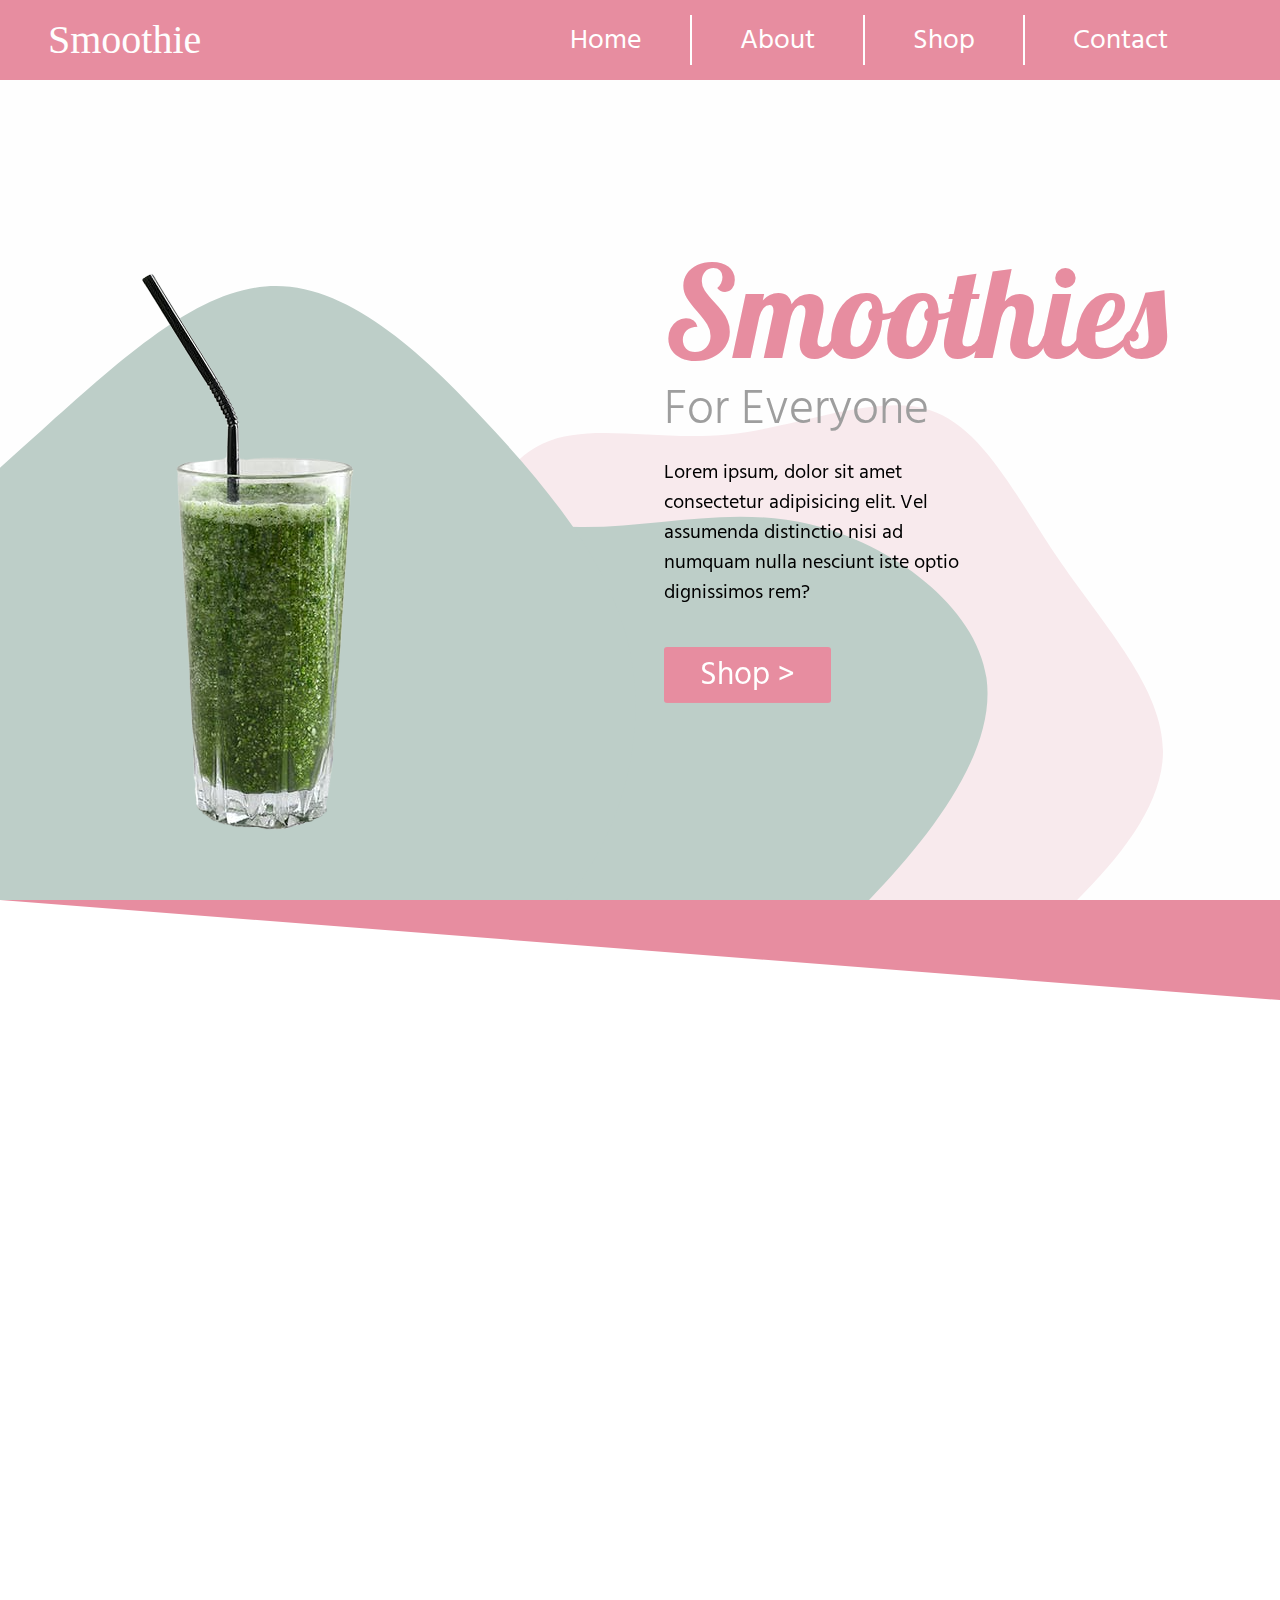
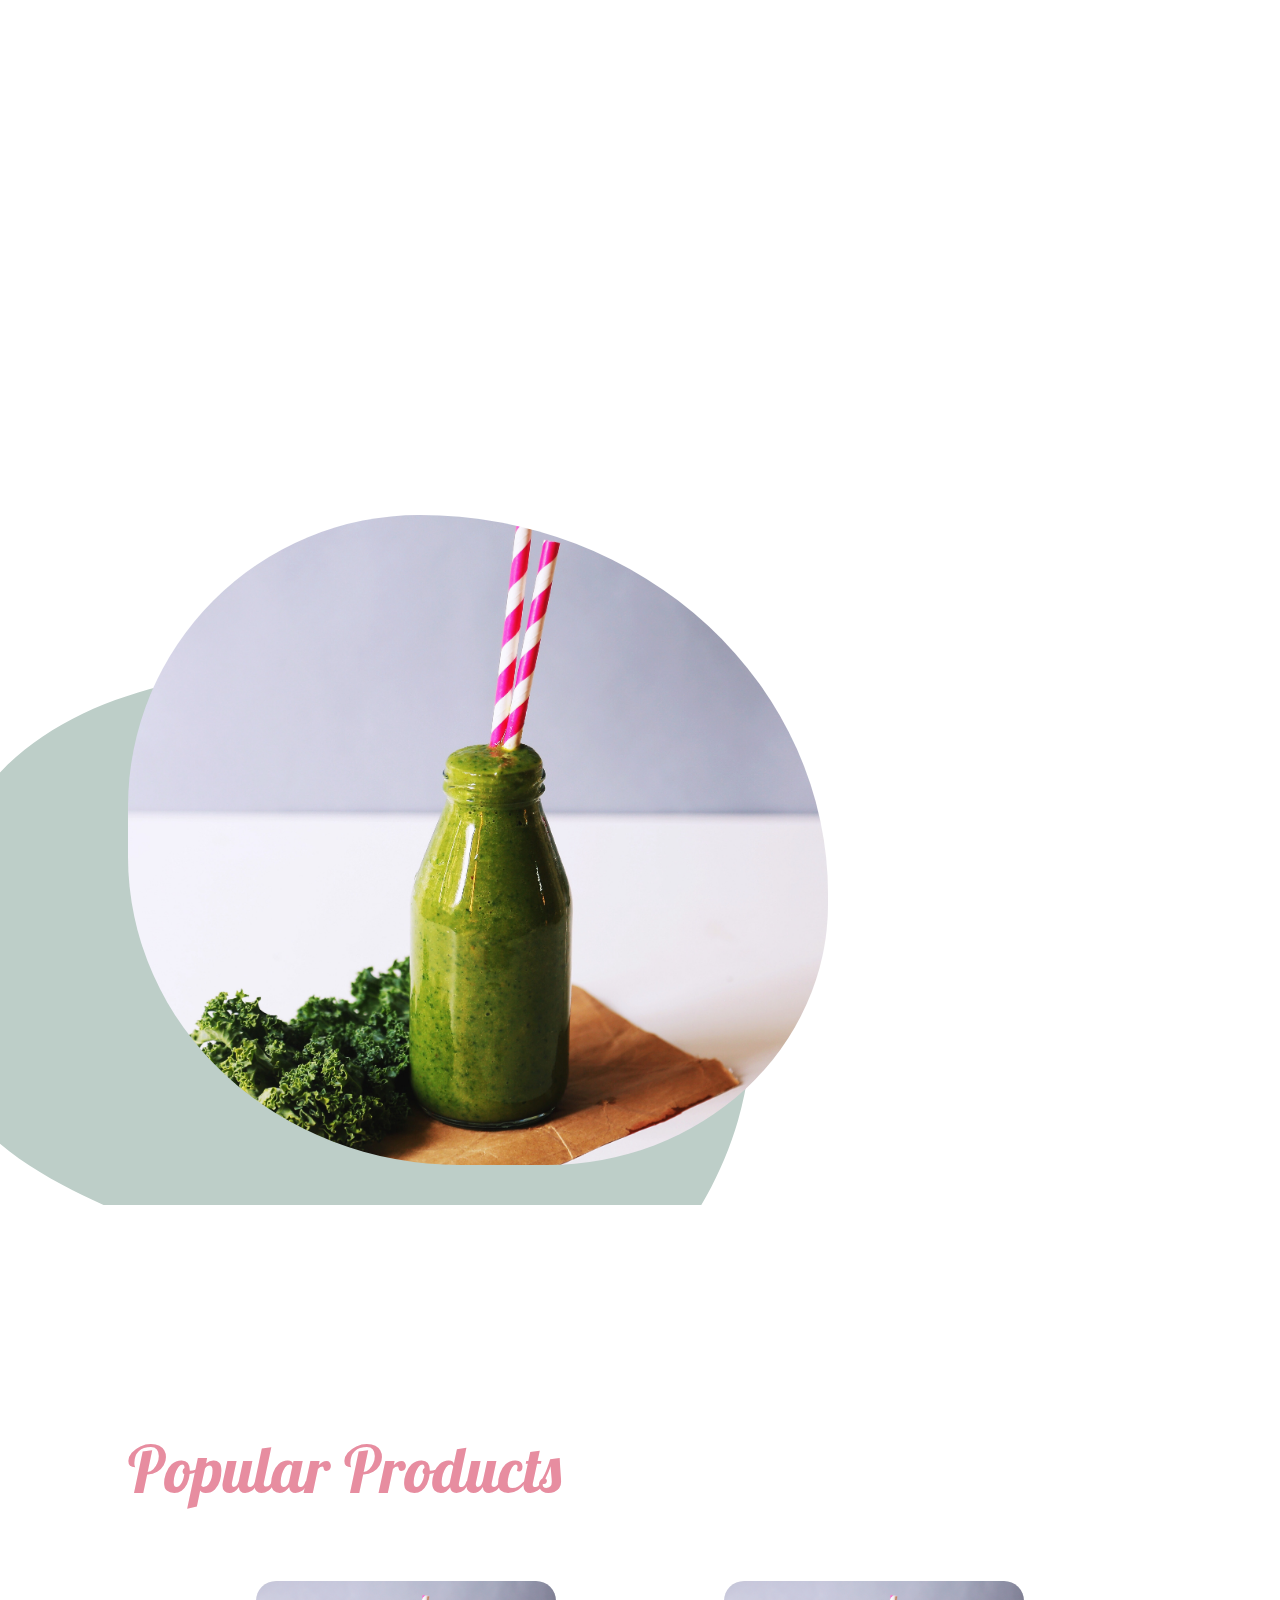
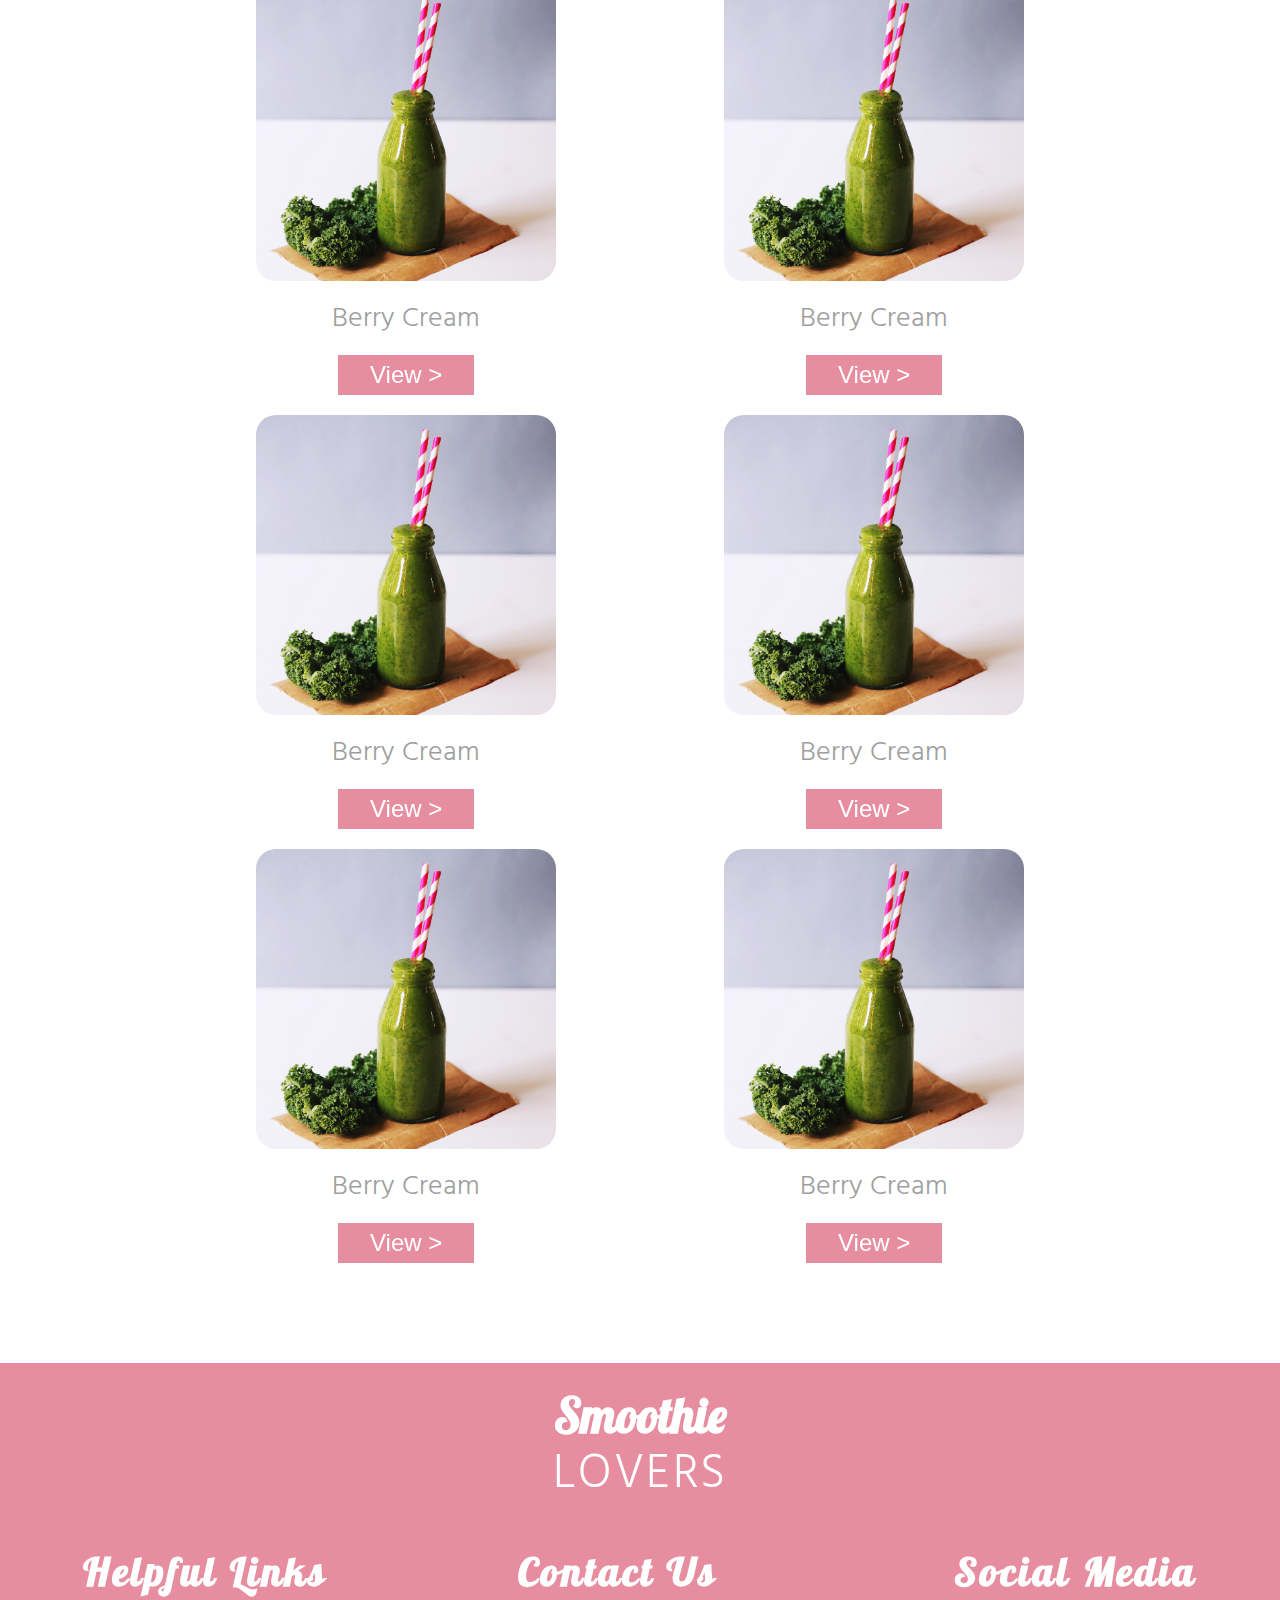
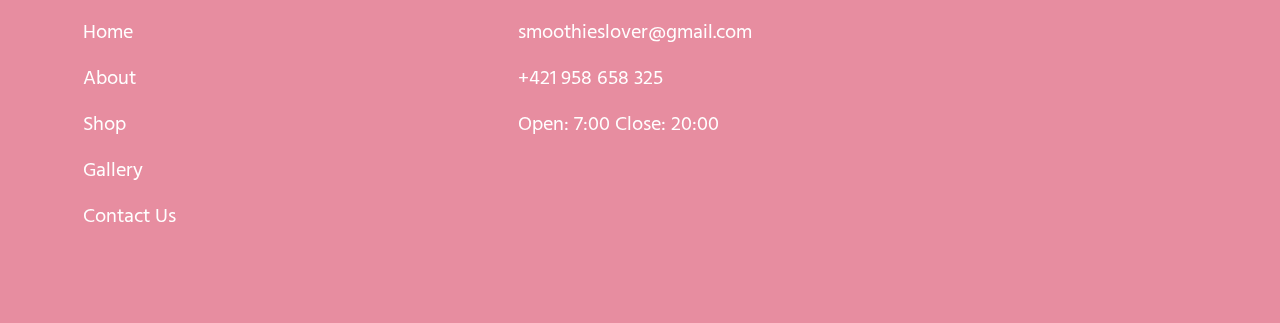
<file: Cream-shop/index.html>
<!DOCTYPE html>
<html lang="en">
  <head>
    <meta charset="UTF-8" />
    <meta http-equiv="X-UA-Compatible" content="IE=edge" />
    <meta name="viewport" content="width=device-width, initial-scale=1.0" />
    <link rel="stylesheet" href="style.css" />
    <title>Document</title>
  </head>
  <body>
    <section id="nav">
      <nav>
        <div>
          <p>Smoothie</p>
        </div>
        <ul>
          <li>
            <p>Home</p>
          </li>
          <li>
            <p>About</p>
          </li>
          <li>
            <p>Shop</p>
          </li>
          <li>
            <p>Contact</p>
          </li>
        </ul>
      </nav>
    </section>
    <section class="page-one">
      <svg
        class="third-page"
        viewBox="0 0 200 200"
        xmlns="http://www.w3.org/2000/svg"
      >
        <path
          fill="#f8eaed"
          d="M41.1,-68.4C51.9,-64.9,58.3,-51.1,67.3,-38C76.3,-24.9,87.9,-12.5,87.8,0C87.7,12.4,76,24.8,65.2,34.8C54.4,44.8,44.5,52.4,33.8,56.6C23.1,60.8,11.5,61.6,-0.4,62.3C-12.3,62.9,-24.5,63.3,-30,56C-35.4,48.8,-34,33.8,-39,23.2C-44.1,12.6,-55.5,6.3,-59.4,-2.2C-63.3,-10.7,-59.5,-21.5,-55.1,-33.1C-50.6,-44.8,-45.5,-57.4,-36.2,-61.7C-26.9,-66,-13.5,-62.1,0.8,-63.5C15.1,-65,30.3,-71.8,41.1,-68.4Z"
          transform="translate(100 100)"
        />
      </svg>
      <svg
        class="second-svg"
        viewBox="0 0 200 200"
        xmlns="http://www.w3.org/2000/svg"
      >
        <path
          fill="#bdcec8"
          d="M46.2,-45.5C62.2,-41.6,79.2,-29.3,81.3,-14.8C83.3,-0.2,70.4,16.5,58,29.4C45.7,42.2,33.8,51.2,20.2,56.6C6.7,61.9,-8.5,63.6,-25.1,61.1C-41.7,58.5,-59.7,51.7,-65.3,39.1C-70.9,26.5,-64.1,8.2,-58.8,-8.4C-53.5,-25,-49.7,-39.9,-40.2,-44.9C-30.6,-49.9,-15.3,-45.1,-0.1,-45C15.1,-44.8,30.1,-49.4,46.2,-45.5Z"
          transform="translate(100 100)"
        />
      </svg>
      <svg
        class="first-svg"
        viewBox="0 0 200 200"
        xmlns="http://www.w3.org/2000/svg"
      >
        <path
          fill="#bdcec8"
          d="M43.7,-45C57.2,-30.3,68.9,-15.2,71.4,2.5C73.9,20.2,67.3,40.4,53.8,53.5C40.4,66.5,20.2,72.3,0.3,72C-19.5,71.7,-39.1,65.1,-55.5,52.1C-72,39.1,-85.4,19.5,-83.2,2.2C-81.1,-15.2,-63.3,-30.4,-46.9,-45.1C-30.4,-59.8,-15.2,-74,0,-74C15.2,-74,30.3,-59.7,43.7,-45Z"
          transform="translate(100 100)"
        />
      </svg>
      <img
        class="page-one-img"
        src="/Cream-shop/fococlipping-20220309-193639.png"
        alt=""
      />
      <aside>
        <h1 class="show-on-scroll">Smoothies</h1>
        <h3 class="show-on-scroll">For Everyone</h3>
        <p class="show-on-scroll">
          Lorem ipsum, dolor sit amet consectetur adipisicing elit. Vel
          assumenda distinctio nisi ad numquam nulla nesciunt iste optio
          dignissimos rem?
        </p>
        <button
          class="show-on-scroll"
          name="show"
          role="button"
          title="ShowPage"
          type="button"
        >
          Shop >
        </button>
      </aside>
    </section>
    <section class="page-two">
      <div class="page-two_padd">
        <div class="wrapper-page-two">
          <img class="show-on-scroll" src="/Cream-shop/301541-200.png" alt="" />
          <h2 class="show-on-scroll">Berries</h2>
          <p class="show-on-scroll">
            Lorem ipsum dolor sit amet consectetur, adipisicing elit. Maiores
            nobis aperiam cupiditate.
          </p>
          <button
            class="wrapper-btn show-on-scroll"
            name="show"
            role="button"
            title="Berries"
            type="button"
          >
            View >
          </button>
        </div>
        <div class="wrapper-page-two">
          <img
            class="show-on-scroll"
            src="/Cream-shop/vector-doodle-leaves-tropical-plant-monstera-isolated-white-background-palm-leaf-jungle-nature-design-banner-postcard-202780556.jpg"
            alt=""
          />
          <h2 class="show-on-scroll">Greens</h2>
          <p class="show-on-scroll">
            Lorem ipsum dolor sit amet consectetur adipisicing elit. Tempora
            quos unde voluptatibus!
          </p>
          <button
            style="background-color: #bdcec8"
            class="wrapper-btn show-on-scroll"
            name="show"
            role="button"
            title="Berries"
            type="button"
          >
            View >
          </button>
        </div>
        <div class="wrapper-page-two">
          <img
            class="show-on-scroll"
            style="width: 170px"
            src="/Cream-shop/img_478132.png"
            alt=""
          />
          <h2 class="show-on-scroll">Mixes</h2>
          <p class="show-on-scroll">
            Lorem, ipsum dolor sit amet consectetur adipisicing elit. Vel rem
            mollitia odit.
          </p>
          <button
            class="wrapper-btn show-on-scroll"
            name="show"
            role="button"
            title="Berries"
            type="button"
          >
            View >
          </button>
        </div>
      </div>
    </section>
    <section class="page-third">
      <svg
        class="page-third-svg_f"
        viewBox="0 0 200 200"
        xmlns="http://www.w3.org/2000/svg"
      >
        <path
          fill="#bdcec8"
          d="M60.2,-46C73.9,-30.8,78,-6,72,14.8C65.9,35.7,49.7,52.6,33,55.7C16.3,58.9,-0.9,48.2,-20.3,39.8C-39.7,31.4,-61.4,25.2,-70.6,9.2C-79.8,-6.8,-76.5,-32.6,-62.7,-47.9C-48.8,-63.1,-24.4,-67.8,-0.6,-67.4C23.2,-66.9,46.5,-61.3,60.2,-46Z"
          transform="translate(100 100)"
        />
      </svg>
      <div class="page3_img"></div>
      <div class="aside-content_page3">
        <h1 class="show-on-scroll">About Us</h1>
        <h3 class="show-on-scroll">EST 2021</h3>
        <p class="show-on-scroll">
          Lorem ipsum dolor sit amet, consectetur adipisicing elit. Illo
          expedita et dicta sint tenetur iste blanditiis eum labore non delectus
          voluptatem, quasi vel natus ab officiis quam mollitia commodi, quos
          quisquam vero assumenda distinctio, ipsam fuga quas. Assumenda, fugiat
          vero.
        </p>
        <button
          class="wrapper-btn show-on-scroll"
          name="show"
          role="button"
          title="Berries"
          type="button"
        >
          Read Here >
        </button>
      </div>
    </section>
    <section class="four-page">
      <div class="four-page_padd">
        <h1>Popular Products</h1>
        <div class="grid_template">
          <div class="wrapper-container">
            <div class="img-container">
              <img src="/Cream-shop/pexels-charlotte-may-5947107.jpg" alt="" />
            </div>
            <h2>Berry Cream</h2>
            <button
              class="wrapper-btn"
              name="show"
              role="button"
              title="Berries"
              type="button"
            >
              View >
            </button>
          </div>

          <div class="wrapper-container">
            <div class="img-container">
              <img src="/Cream-shop/pexels-charlotte-may-5947107.jpg" alt="" />
            </div>
            <h2>Berry Cream</h2>
            <button
              class="wrapper-btn"
              name="show"
              role="button"
              title="Berries"
              type="button"
            >
              View >
            </button>
          </div>

          <div class="wrapper-container">
            <div class="img-container">
              <img src="/Cream-shop/pexels-charlotte-may-5947107.jpg" alt="" />
            </div>
            <h2>Berry Cream</h2>
            <button
              class="wrapper-btn"
              name="show"
              role="button"
              title="Berries"
              type="button"
            >
              View >
            </button>
          </div>

          <div class="wrapper-container">
            <div class="img-container">
              <img src="/Cream-shop/pexels-charlotte-may-5947107.jpg" alt="" />
            </div>
            <h2>Berry Cream</h2>
            <button
              class="wrapper-btn"
              name="show"
              role="button"
              title="Berries"
              type="button"
            >
              View >
            </button>
          </div>

          <div class="wrapper-container">
            <div class="img-container">
              <img src="/Cream-shop/pexels-charlotte-may-5947107.jpg" alt="" />
            </div>
            <h2>Berry Cream</h2>
            <button
              class="wrapper-btn"
              name="show"
              role="button"
              title="Berries"
              type="button"
            >
              View >
            </button>
          </div>

          <div class="wrapper-container">
            <div class="img-container">
              <img src="/Cream-shop/pexels-charlotte-may-5947107.jpg" alt="" />
            </div>
            <h2>Berry Cream</h2>
            <button
              class="wrapper-btn"
              name="show"
              role="button"
              title="Berries"
              type="button"
            >
              View >
            </button>
          </div>
        </div>
      </div>
    </section>
    <section class="ending-page">
      <footer>
        <div class="title-footer">
          <h2>Smoothie</h2>
          <p>LOVERS</p>
        </div>
        <div class="footer_main">
          <div class="main-links">
            <h3>Helpful Links</h3>
            <ul>
              <li>
                <a>Home</a>
              </li>
              <li>
                <a>About</a>
              </li>
              <li>
                <a>Shop</a>
              </li>
              <li>
                <a>Gallery</a>
              </li>
              <li>
                <a>Contact Us</a>
              </li>
            </ul>
          </div>
          <div class="main-contact">
            <h3>Contact Us</h3>
            <ul>
              <li><a>smoothieslover@gmail.com</a></li>
              <li><a>+421 958 658 325</a></li>
              <li><a>Open: 7:00 Close: 20:00</a></li>
            </ul>
          </div>
          <div class="main-medias">
            <h3>Social Media</h3>
            <ul>
              <li></li>
              <li></li>
              <li></li>
            </ul>
          </div>
        </div>
      </footer>
    </section>
    <script src="/Cream-shop/indexjs.js"></script>
  </body>
</html>
</file>
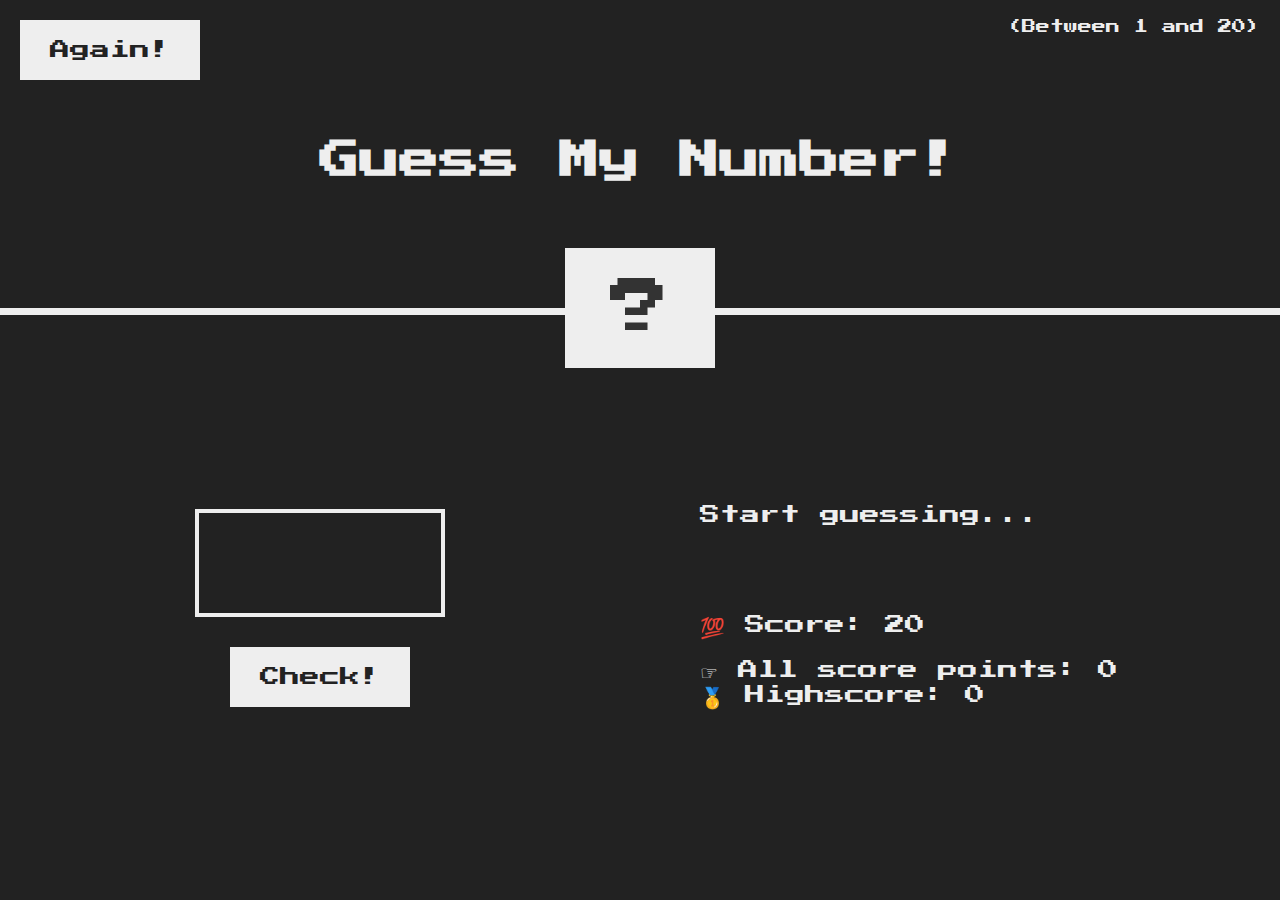
<file: Guess My Number/index.html>
<!DOCTYPE html>
<html lang="en">
  <head>
    <meta charset="UTF-8" />
    <meta name="viewport" content="width=device-width, initial-scale=1.0" />
    <meta http-equiv="X-UA-Compatible" content="ie=edge" />
    <link rel="stylesheet" href="style.css" />
    <title>Guess My Number!</title>
  </head>
  <body>
    <header>
      <h1 class="guesing">Guess My Number!</h1>
      <p class="between">(Between 1 and 20)</p>
      <button class="btn again">Again!</button>
      <div class="number">?</div>
    </header>
    <main>
      <section class="left">
        <input type="number" class="guess" />
        <button class="btn check">Check!</button>
      </section>
      <section class="right">
        <p class="message">Start guessing...</p>
        <p class="label-score">💯 Score: <span class="score">20</span></p>
        <p class="label-highscore">
          ☞ All score points: <span class="fullScore">0</span>
        </p>
        <p class="label-highscore">
          🥇 Highscore: <span class="highscore">0</span>
        </p>
      </section>
    </main>
    <script src="script.js"></script>
  </body>
</html>
</file>
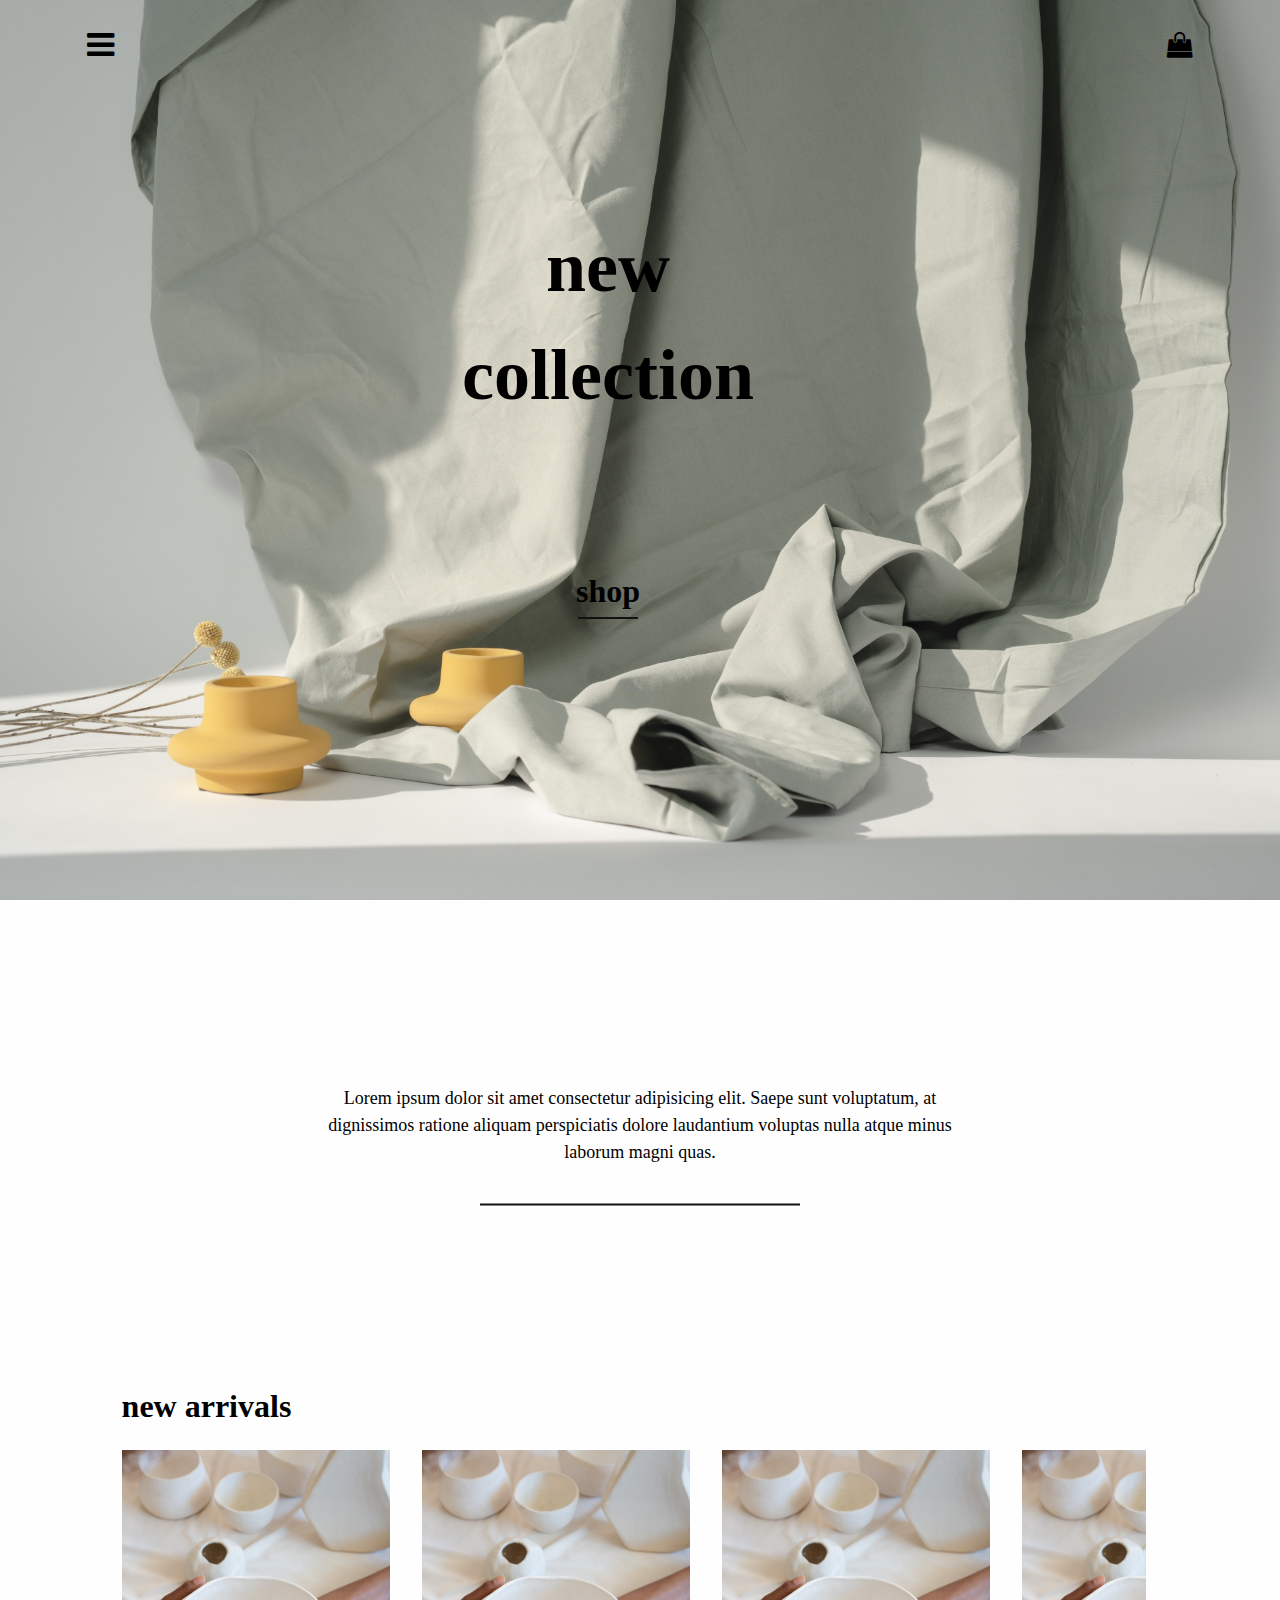
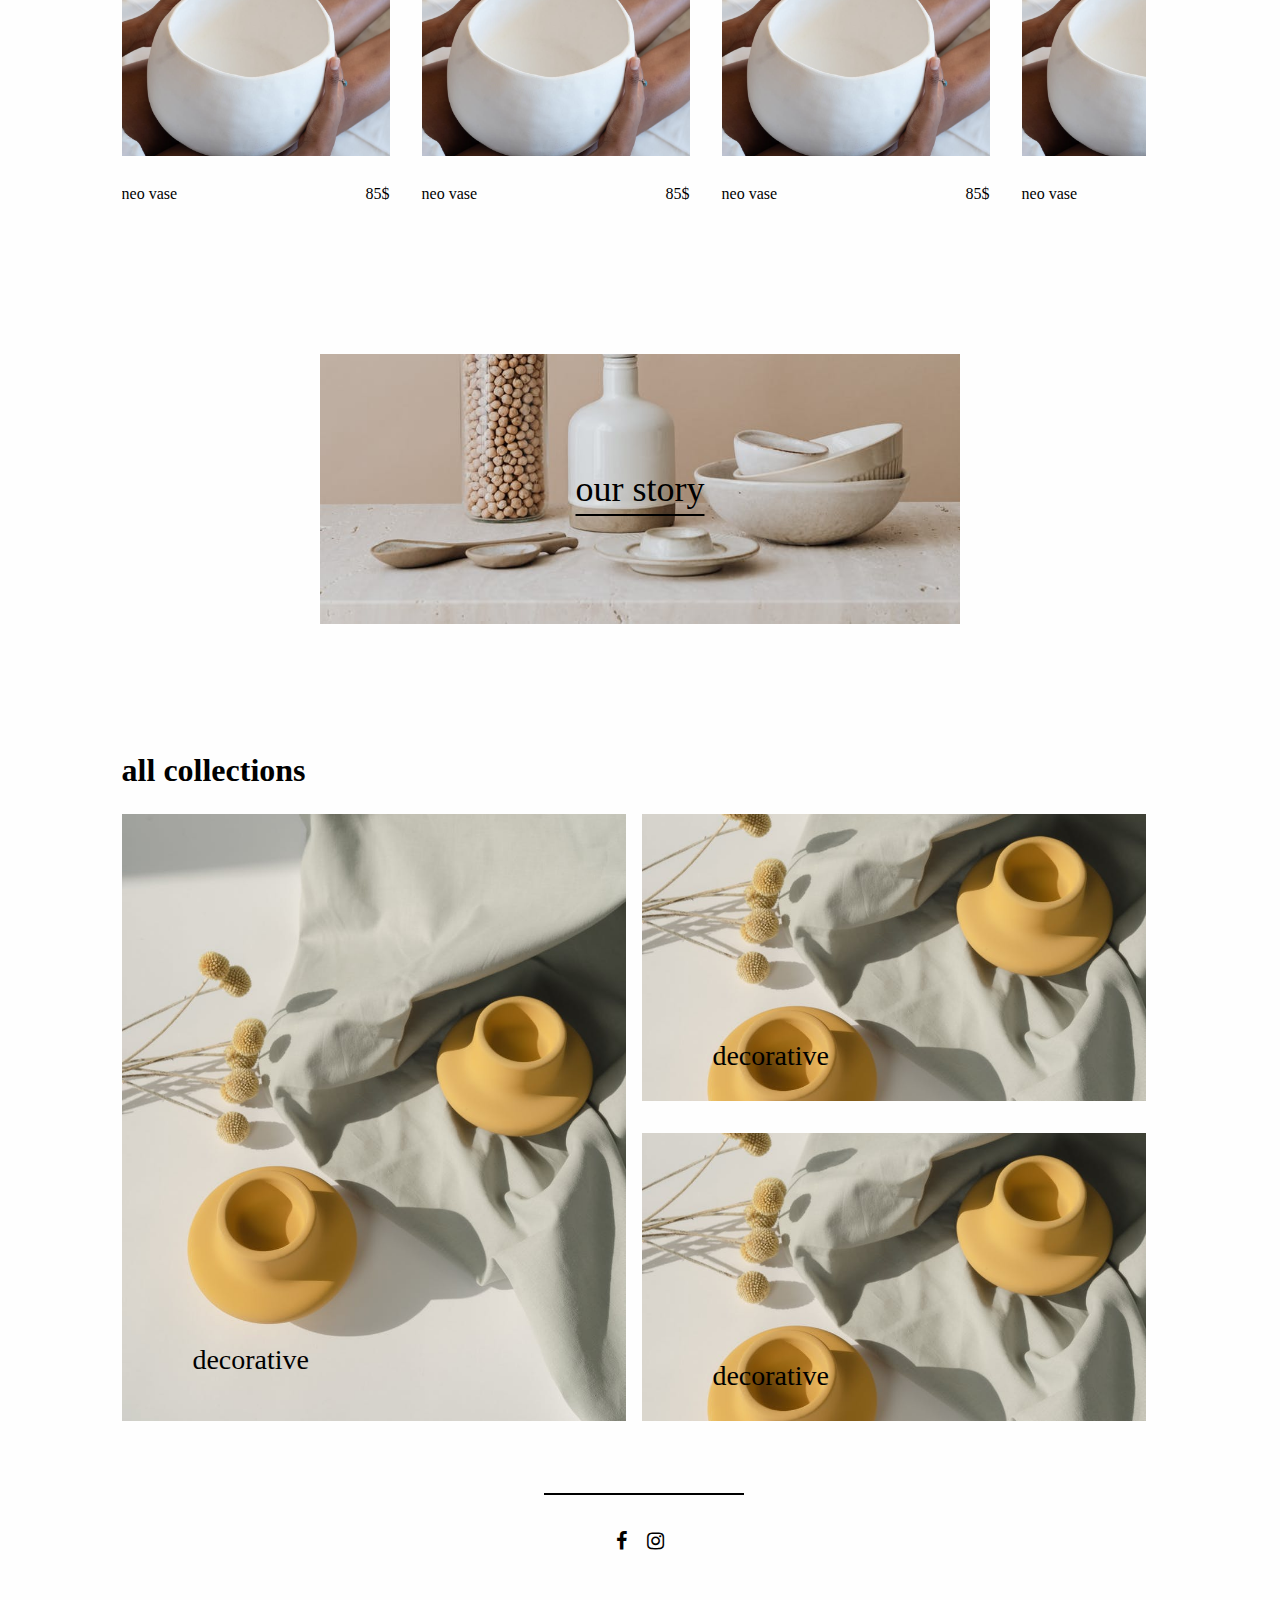
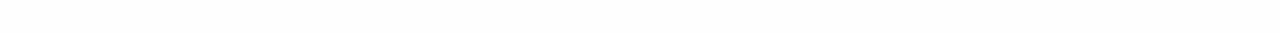
<file: Keramika-Shop/index.html>
<!DOCTYPE html>
<html lang="en">
<head>
   <meta charset="UTF-8">
   <meta http-equiv="X-UA-Compatible" content="IE=edge">
   <meta name="viewport" content="width=device-width, initial-scale=1.0">
   <link rel="stylesheet" href="style.css">
   <link rel="stylesheet" href="font-awesome-4.7.0/css/font-awesome.min.css">
   <title>Document</title>
</head>
<body>
   <section id="modal " class="modal">
      <div class="nav-bar_padd">
         <!--<div class="nav-bar_padd_X">
            <button data-close-button class="close-button">
               <i class="fa fa-times" aria-hidden="true"></i>
            </button>
         </div> -->
         <div class="nav-bar_padd-slices">
            <div class="nav-bar_padd-slices_search">
               <input type="text" placeholder="search">
            </div>
            <div class="nav-bar_padd-slices_buttons">
               <div class="menu-buttons">
                  <a href="">shop</a>
               </div>
               <div class="menu-buttons">
                  <a href="">account</a>
               </div>
               <div class="menu-buttons">
                  <a href="">about</a>
               </div>
               <div class="menu-buttons">
                  <a href="">contact</a>
               </div>
               <div class="menu-buttons">
                  <a href="">help</a>
               </div>
            </div>
         </div>
      </div>
   </section>
   <section id="#" class="main">
      <nav>
         <div class="open-bar">
            <button data-modal-target="#modal" class="toggle-button">
               <i class="fa fa-bars" aria-hidden="true"></i>
            </button>
         </div>
         <div class="open-bar" style="font-size: 26px;">
            <i class="fa fa-shopping-bag" aria-hidden="true"></i>
         </div>
      </nav>
      <div class="title">
         <h1>new<br>collection</h1>
         <h3>shop</h3>
      </div>
   </section>
   <section id="#" class="coment">
      <div class="coment-content">
         <p>Lorem ipsum dolor sit amet consectetur adipisicing elit. Saepe sunt voluptatum, at dignissimos ratione aliquam perspiciatis dolore laudantium voluptas nulla atque minus laborum magni quas.</p>
      </div>
   </section>
   <section id="#" class="news">
      <div class="news-content">
         <h1>new arrivals</h1>
         <div class="news-content_container">
            <div class="news-content_container-slider">
               <div class="news-content_container-slices">
                  <div class="news-content_container-slices_back"></div>
                  <div class="container-slices_text">
                     <p>neo vase</p>
                     <p>85$</p>
                  </div>
               </div>
               <div class="news-content_container-slices">
                  <div class="news-content_container-slices_back"></div>
                  <div class="container-slices_text">
                     <p>neo vase</p>
                     <p>85$</p>
                  </div>
               </div>
               <div class="news-content_container-slices">
                  <div class="news-content_container-slices_back"></div>
                  <div class="container-slices_text">
                     <p>neo vase</p>
                     <p>85$</p>
                  </div>
               </div>
               <div class="news-content_container-slices">
                  <div class="news-content_container-slices_back"></div>
                  <div class="container-slices_text">
                     <p>neo vase</p>
                     <p>85$</p>
                  </div>
               </div>
            </div>
         </div>
      </div>
   </section>
   <section id="#" class="story">
      <div class="story-padd">
         <p class="story-padd_p">our story</p>
         <div class="story-padd_context">
            <p >what starder as a hobby <br> and a way to pas time, <br> evolved into a real passion.</p>
         </div>
      </div>
   </section>
   <section id="#" class="gallery1">
      <div class="gallery-content">
         <h1>all collections</h1>
         <div class="gallery-content_container">
            <div class="gallery-content_container-slider">
               <div class="gallery-content_container-slices prvy">
                  <div class="gallery-content_container-slices_back">
                     <div class="gallery-content_container-slices_text-area">
                        <p>decorative</p>
                     </div>
                  </div>
               </div>
               <div class="gallery-content_container-slices  druhy">
                  <div class="gallery-content_container-slices_back">
                     <div class="gallery-content_container-slices_text-area">
                        <p>decorative</p>
                     </div>
                  </div>
               </div>
               <div class="gallery-content_container-slices treti">
                  <div class="gallery-content_container-slices_back">
                     <div class="gallery-content_container-slices_text-area">
                        <p>decorative</p>
                     </div>
                  </div>
               </div>
            </div>
         </div>
      </div>
   </section>
   <footer>
      <div>
         <i style="font-size: 20px; margin-right: 16px;" class="fa fa-facebook" aria-hidden="true"></i>
         <i style="font-size: 20px" class="fa fa-instagram" aria-hidden="true"></i>
      </div>
   </footer>
   <script src="indexjs.js"></script>
</body>
</html>
</file>
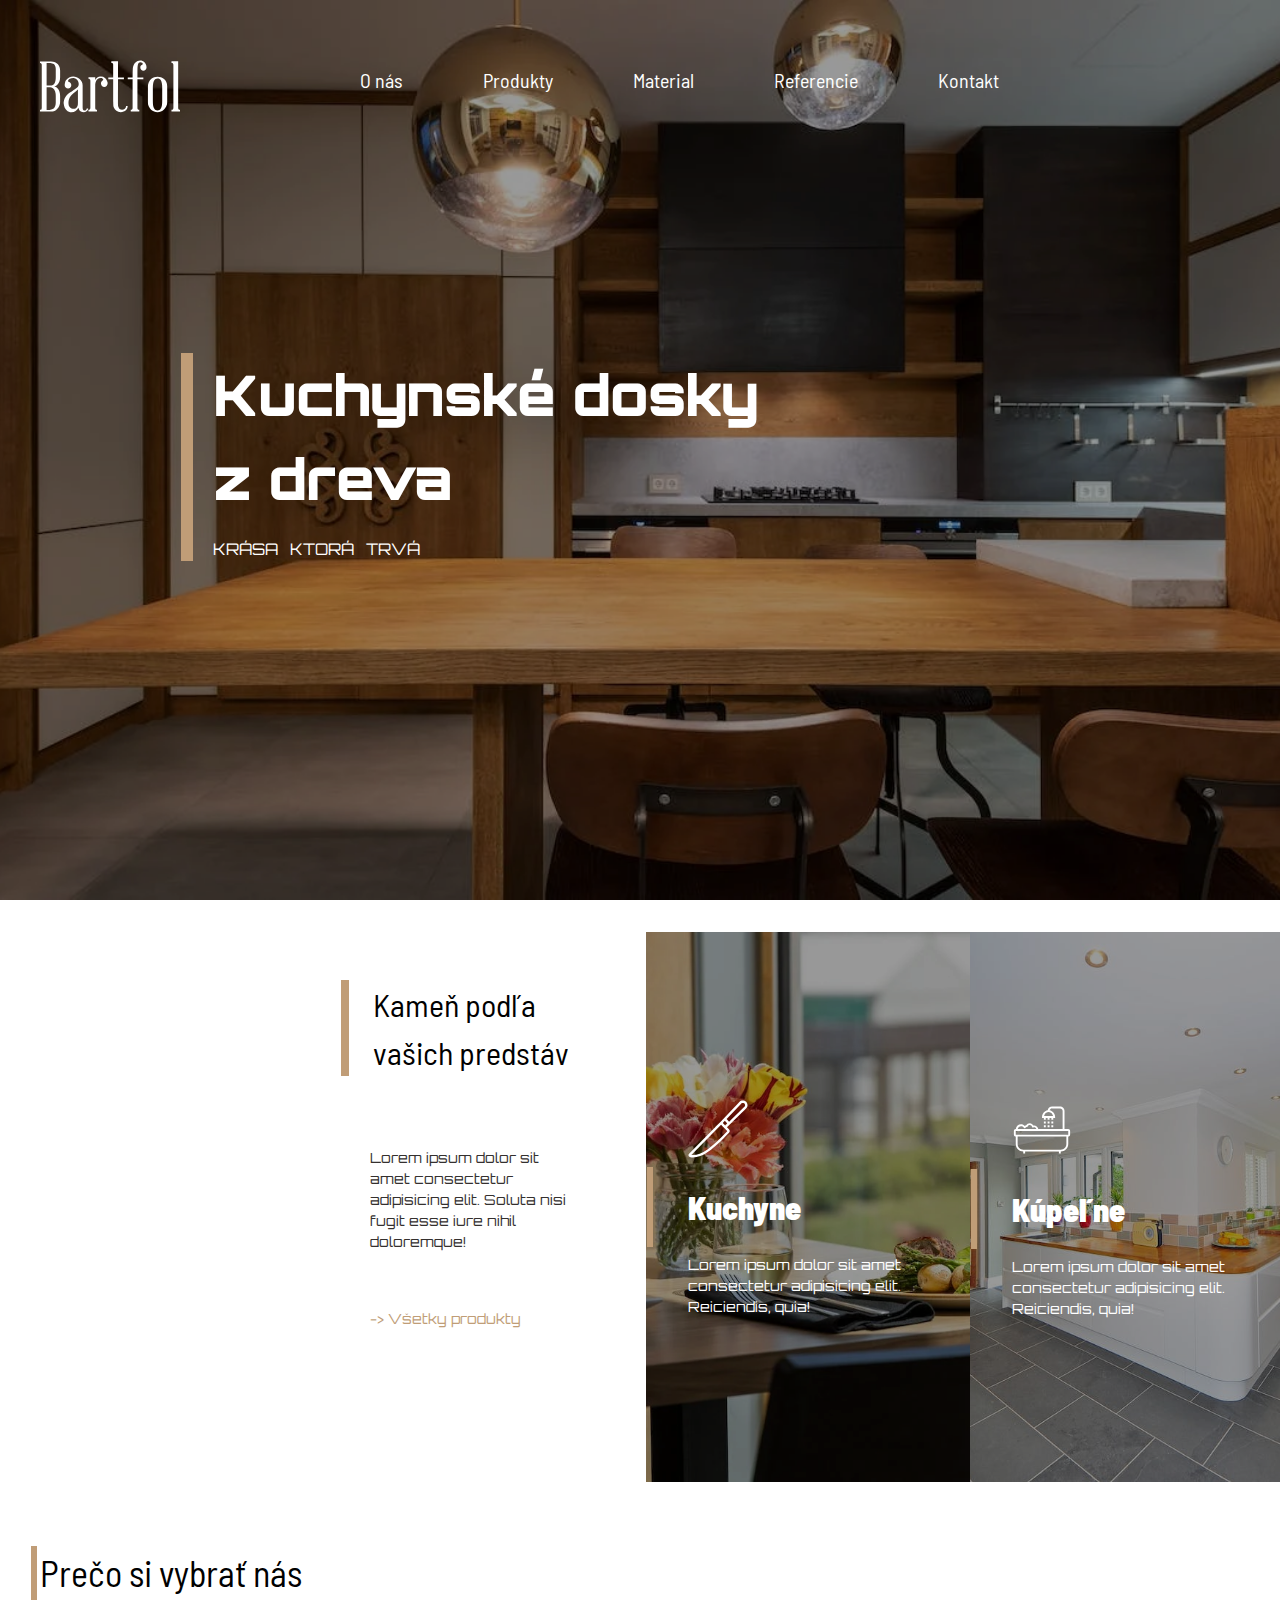
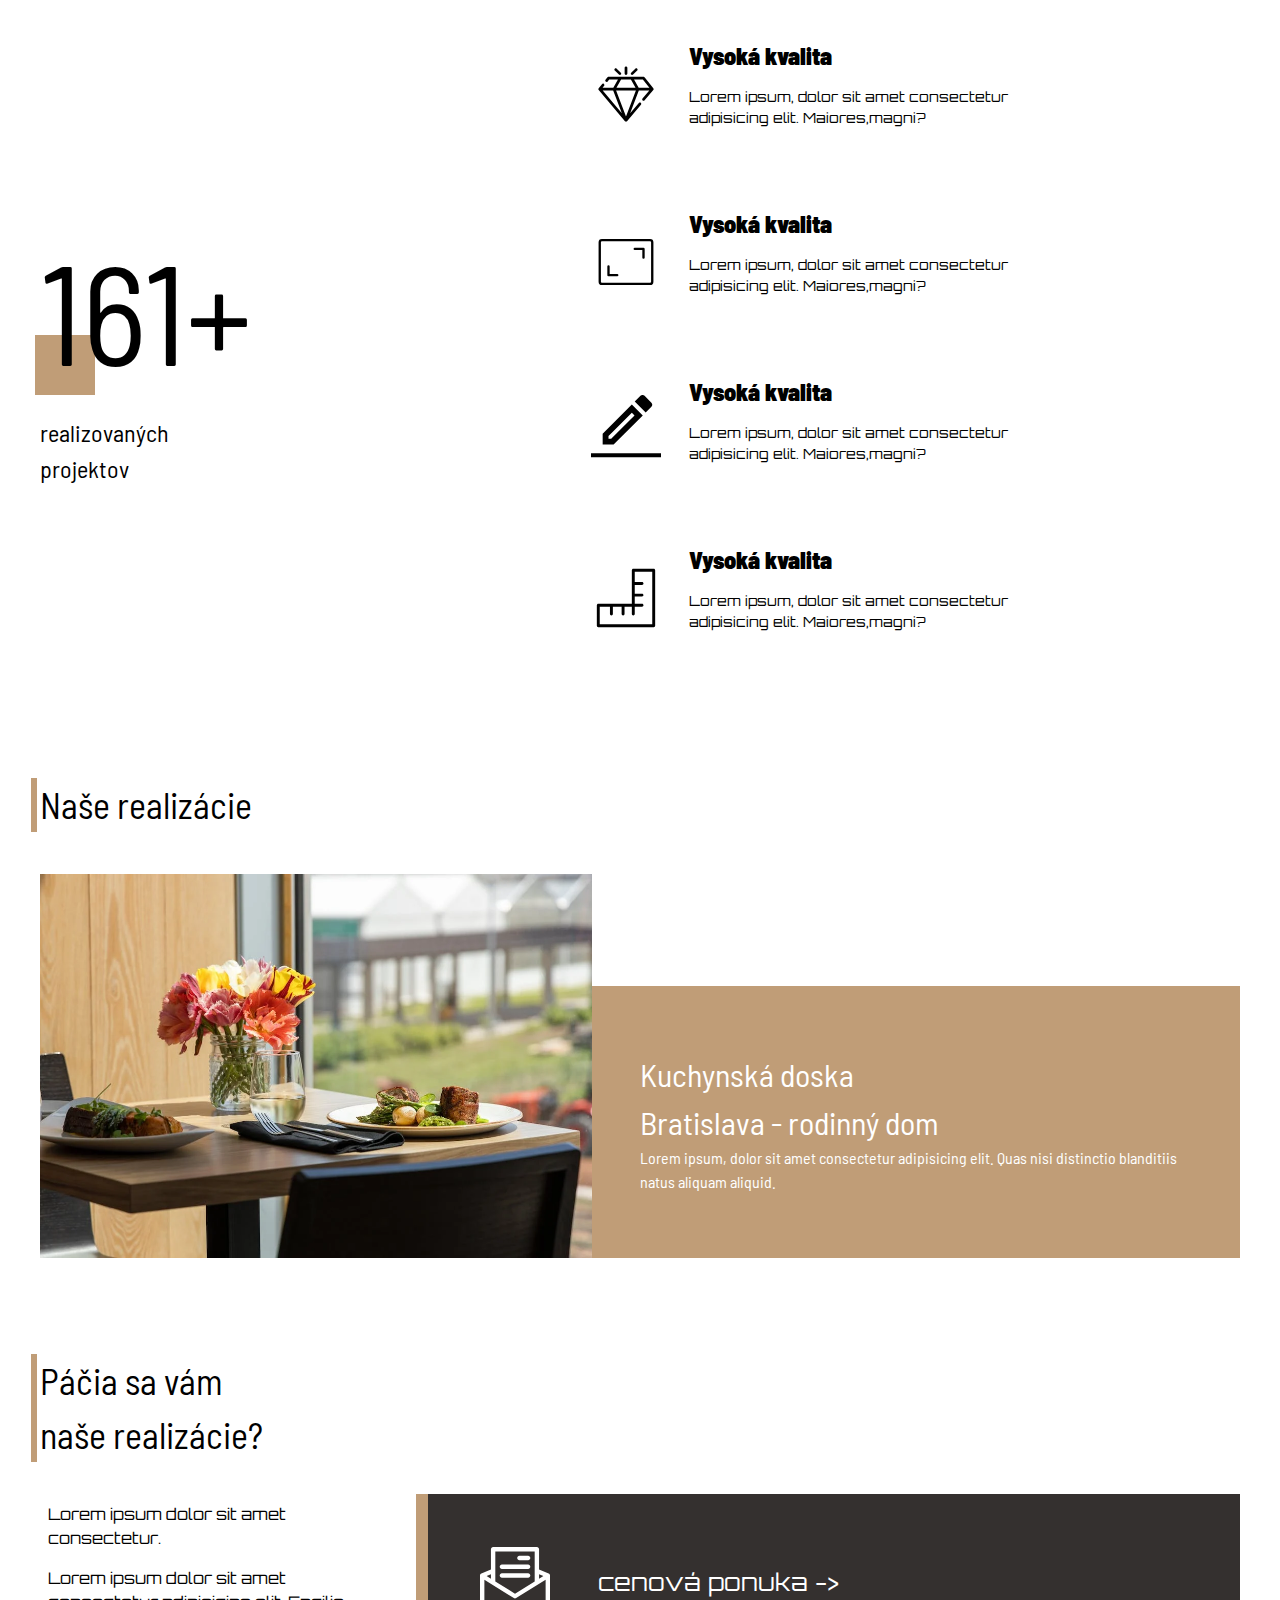
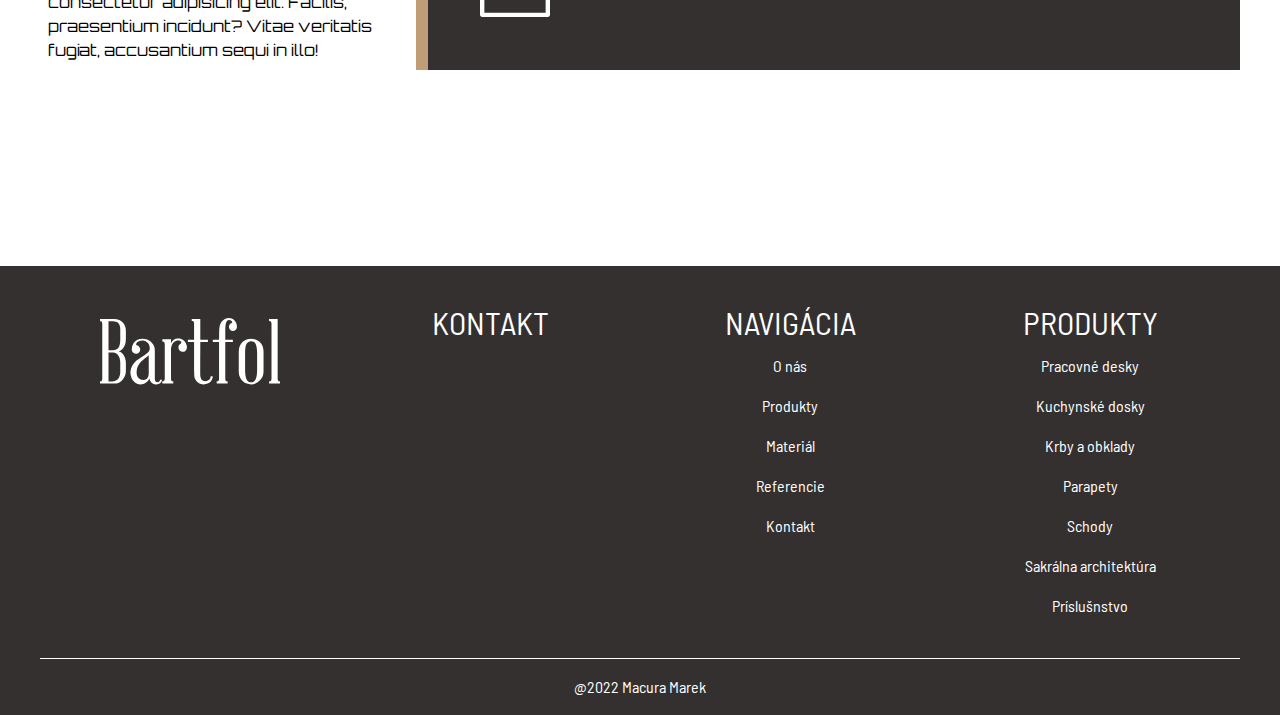
<file: Kitchen-Tables/index.html>
<!DOCTYPE html>
<html lang="en">
  <head>
    <meta charset="UTF-8" />
    <meta http-equiv="X-UA-Compatible" content="IE=edge" />
    <meta name="viewport" content="width=device-width, initial-scale=1.0" />
    <link rel="preconnect" href="https://fonts.googleapis.com" />
    <link rel="preconnect" href="https://fonts.gstatic.com" crossorigin />
    <link
      href="https://fonts.googleapis.com/css2?family=Orbitron:wght@400;500;600&display=swap"
      rel="stylesheet"
    />
    <link rel="preconnect" href="https://fonts.googleapis.com" />
    <link rel="preconnect" href="https://fonts.gstatic.com" crossorigin />
    <link
      href="https://fonts.googleapis.com/css2?family=Barlow+Semi+Condensed:wght@100;200;300;400&display=swap"
      rel="stylesheet"
    />
    <link rel="stylesheet" href="style.css" />
    <title>Document</title>
  </head>
  <body>
    <header>
      <nav class="primary-header-nav">
        <div class="header-nav-flex">
          <div class="nav-flex-logo">
            <svg
              width="180"
              height="90"
              viewBox="0 0 330.4964169381107 152.06754389958684"
              class="css-1j8o68f"
            >
              <defs id="SvgjsDefs3023"></defs>
              <g
                id="SvgjsG3024"
                featurekey="7fz4Jz-0"
                transform="matrix(8.303927049387765,0,0,8.303927049387765,-4.650038307853097,-15.505690652731765)"
                fill="#ffffff"
              >
                <path
                  d="M6.28 10.22 c0 0.44 -0.06 0.82328 -0.18 1.1499 s-0.26334 0.6 -0.43 0.82 s-0.34666 0.38666 -0.54 0.5 s-0.37 0.17 -0.53 0.17 c0.14666 0 0.31666 0.05334 0.51 0.16 s0.37668 0.27 0.55002 0.49 s0.32 0.5 0.44 0.84 s0.18 0.74334 0.18 1.21 l0 1.7 c0 0.36 -0.06666 0.70334 -0.2 1.03 s-0.30668 0.61666 -0.52002 0.87 s-0.44668 0.45668 -0.70002 0.61002 s-0.5 0.23 -0.74 0.23 l-1.9 0 c-0.50666 0 -1.06 -0.0066602 -1.66 -0.02 l0 -0.5 c0.09334 0.04 0.17334 0.04 0.24 0 c0.06666 -0.02666 0.12666 -0.08332 0.18 -0.16998 s0.08 -0.22332 0.08 -0.40998 l0 -12.08 c0 -0.18666 -0.02666 -0.32332 -0.08 -0.40998 s-0.11334 -0.14332 -0.18 -0.16998 s-0.14666 -0.02666 -0.24 0 l0 -0.5 l3.08 0 c0.46666 0 0.86666 0.07334 1.2 0.22 s0.60668 0.34332 0.82002 0.58998 s0.37 0.52332 0.47 0.82998 s0.15 0.62 0.15 0.94 l0 1.9 z M2.44 6.199999999999999 l0.000019531 6.42 l0.98 0 c0.29334 0 0.56668 -0.06334 0.82002 -0.19 s0.45334 -0.37666 0.6 -0.75 c0.02666 -0.06666 0.04332 -0.13332 0.04998 -0.19998 s0.02332 -0.13332 0.04998 -0.19998 c0 -0.04 0.0066602 -0.07334 0.02 -0.1 c0.02666 -0.14666 0.04666 -0.3 0.06 -0.46 s0.02 -0.34 0.02 -0.54 l0 -2.26 c0 -0.34666 -0.05666 -0.63666 -0.17 -0.87 s-0.24334 -0.41668 -0.39 -0.55002 c-0.13334 -0.09334 -0.28 -0.16 -0.44 -0.2 s-0.33334 -0.07334 -0.52 -0.1 l-1.08 0 z M2.44 19.51992 l0.84002 -0.000039062 c0.36 0 0.70334 -0.10666 1.03 -0.32 s0.54332 -0.57334 0.64998 -1.08 c0.02666 -0.12 0.04666 -0.24334 0.06 -0.37 s0.02 -0.26332 0.02 -0.40998 l0 -1.8 c0 -0.26666 -0.02 -0.51332 -0.06 -0.73998 c0 -0.02666 -0.0066602 -0.04666 -0.02 -0.06 l0 -0.04 c-0.01334 -0.06666 -0.02668 -0.13666 -0.04002 -0.21 s-0.03334 -0.14334 -0.06 -0.21 c-0.14666 -0.4 -0.35332 -0.69334 -0.61998 -0.88 s-0.54 -0.28 -0.82 -0.28 l-0.98 0 l0 6.4 z M14.26 19.14 c0 0.10666 -0.02666 0.2166 -0.08 0.32994 s-0.13 0.22 -0.23 0.32 s-0.22666 0.19 -0.38 0.27 s-0.33 0.12 -0.53 0.12 c-0.32 0 -0.60666 -0.07334 -0.86 -0.22 s-0.42668 -0.34 -0.52002 -0.58 c-0.08 -0.13334 -0.14 -0.28668 -0.18 -0.46002 c-0.17334 0.36 -0.43668 0.66 -0.79002 0.9 s-0.74334 0.36 -1.17 0.36 c-0.53334 0 -1 -0.19334 -1.4 -0.58 c-0.22666 -0.2 -0.41332 -0.46 -0.55998 -0.78 s-0.23332 -0.68666 -0.25998 -1.1 c-0.01334 -0.04 -0.02 -0.12 -0.02 -0.24 l0 -0.02 c0.01334 -0.22666 0.05334 -0.46332 0.12 -0.70998 s0.17 -0.49332 0.31 -0.73998 s0.30666 -0.48 0.5 -0.7 s0.40334 -0.41 0.63 -0.57 c0.05334 -0.02666 0.09668 -0.05666 0.13002 -0.09 s0.08334 -0.07 0.15 -0.11 l0.06 -0.03 l0.06 -0.03 c0.24 -0.14666 0.45 -0.28 0.63 -0.4 s0.34334 -0.23334 0.49 -0.34 c0.08 -0.05334 0.16 -0.11334 0.24 -0.18 s0.16666 -0.13332 0.26 -0.19998 c0.12 -0.08 0.23334 -0.17334 0.34 -0.28 s0.18666 -0.23332 0.24 -0.37998 c0.08 -0.13334 0.12 -0.29334 0.12 -0.48 s-0.02 -0.35332 -0.06 -0.49998 c-0.05334 -0.29334 -0.19 -0.54668 -0.41 -0.76002 s-0.46334 -0.35334 -0.73 -0.42 c-0.12 -0.04 -0.23334 -0.06 -0.34 -0.06 c-0.37334 0 -0.69334 0.06666 -0.96 0.2 c-0.17334 0.08 -0.3 0.17 -0.38 0.27 s-0.12334 0.19334 -0.13 0.28 s0.01 0.15666 0.05 0.21 s0.09334 0.09334 0.16 0.12 c0.02666 0.01334 0.04332 0.02 0.04998 0.02 s0.02332 0.0066602 0.04998 0.02 c0.17334 0.06666 0.31668 0.18332 0.43002 0.34998 s0.17 0.35 0.17 0.55 c0 0.25334 -0.09 0.47 -0.27 0.65 s-0.39666 0.27 -0.65 0.27 c-0.26666 0 -0.49332 -0.09 -0.67998 -0.27 s-0.28 -0.39666 -0.28 -0.65 c0 -0.22666 0.03 -0.46332 0.09 -0.70998 s0.15 -0.47 0.27 -0.67 c0.25334 -0.37334 0.55668 -0.64334 0.91002 -0.81 s0.74334 -0.25 1.17 -0.25 c0.32 0 0.63666 0.06 0.95 0.18 s0.59334 0.29 0.84 0.51 s0.45332 0.48334 0.61998 0.79 s0.25 0.66 0.25 1.06 l0 5.88 c0 0.24 0.0033398 0.39666 0.01 0.47 s0.01 0.12334 0.01 0.15 l0 0 c0 0.17334 0.05334 0.31334 0.16 0.42 s0.23332 0.16 0.37998 0.16 c0.17334 0 0.31334 -0.05 0.42 -0.15 s0.16666 -0.23 0.18 -0.39 l0.42 0 z M11.120000000000001 18.6399 c0.10666 -0.18666 0.16994 -0.38662 0.18994 -0.59996 s0.03 -0.41334 0.03 -0.6 l0 -3.7 c-0.05334 0.05334 -0.11 0.10334 -0.17 0.15 s-0.12334 0.10332 -0.19 0.16998 c-0.38666 0.28 -0.71666 0.53666 -0.99 0.77 s-0.50334 0.47334 -0.69 0.72 s-0.33332 0.51 -0.43998 0.79 s-0.17332 0.6 -0.19998 0.96 l0 0.3 c0.01334 0.50666 0.15 0.90332 0.41 1.19 s0.63 0.43 1.11 0.43 c0.21334 0 0.40668 -0.05334 0.58002 -0.16 c0.17334 -0.12 0.29334 -0.26 0.36 -0.42 z M19.76 11.66 c0 0.02666 0.0066406 0.079922 0.01998 0.15992 s0.01334 0.14666 0 0.2 c-0.01334 0.28 -0.11 0.51 -0.29 0.69 s-0.39666 0.27 -0.65 0.27 c-0.26666 0 -0.49 -0.09334 -0.67 -0.28 s-0.27 -0.41332 -0.27 -0.67998 c0 -0.33334 0.12666 -0.58668 0.38 -0.76002 c0.02666 -0.01334 0.04332 -0.02334 0.04998 -0.03 l0.03 -0.03 c0.09334 -0.06666 0.15334 -0.16332 0.18 -0.28998 s-0.05334 -0.23666 -0.24 -0.33 c-0.12 -0.06666 -0.24 -0.1 -0.36 -0.1 c-0.4 -0.02666 -0.75334 0.09334 -1.06 0.36 s-0.51332 0.73332 -0.61998 1.4 l0 6.68 c0 0.18666 0.02666 0.32332 0.08 0.40998 s0.10668 0.13666 0.16002 0.15 c0.08 0.04 0.16666 0.04 0.26 0 l0 0.52 l-2.42 0 l0 -0.52 c0.10666 0.04 0.18666 0.04 0.24 0 c0.06666 -0.01334 0.13332 -0.06334 0.19998 -0.15 s0.1 -0.22332 0.1 -0.40998 l0 -7.62 c0 -0.18666 -0.03334 -0.32332 -0.1 -0.40998 s-0.13332 -0.14332 -0.19998 -0.16998 c-0.05334 -0.02666 -0.13334 -0.02666 -0.24 0 l0 -0.5 l1.92 0 l0 0.82 c0.09334 -0.14666 0.18668 -0.28332 0.28002 -0.40998 s0.20334 -0.23332 0.33 -0.31998 s0.27332 -0.15666 0.43998 -0.21 s0.37666 -0.08 0.63 -0.08 c0.38666 0 0.74666 0.14 1.08 0.42 s0.58 0.68666 0.74 1.22 z M25.48 18.38 c0 0.46666 -0.14668 0.84666 -0.44002 1.14 c-0.2 0.2 -0.43334 0.36 -0.7 0.48 s-0.55332 0.18 -0.85998 0.18 c-0.45334 0 -0.85334 -0.12666 -1.2 -0.38 s-0.6 -0.58668 -0.76 -1 c-0.04 -0.10666 -0.07 -0.21666 -0.09 -0.33 s-0.03 -0.24334 -0.03 -0.39 c0 -0.04 -0.0033398 -0.10334 -0.01 -0.19 s-0.01 -0.19 -0.01 -0.31 s-0.0033398 -0.23334 -0.01 -0.34 s-0.01 -0.2 -0.01 -0.28 l0 -6.14 l-1.38 0 l0 -0.54 l1.38 0 l0 -3.5 c0 -0.2 -0.03 -0.34334 -0.09 -0.43 s-0.11666 -0.14332 -0.17 -0.16998 c-0.06666 -0.02666 -0.15332 -0.02666 -0.25998 0 l0 -0.48 l1.9 0 l0 4.58 l1.68 0 l0 0.54 l-1.68 0 l0 1.12 l-0.01 1.39 l-0.01 1.64 l0 1.55 l0 1.18 l0.02 0.6 c0.09334 0.48 0.24 0.79666 0.44 0.95 s0.43334 0.23 0.7 0.23 c0.30666 0 0.57332 -0.10334 0.79998 -0.31 s0.34666 -0.47 0.36 -0.79 l0.44 0 z M30.84 7.380000000000001 l-0.01998 0.01998 c0.01334 0.01334 0.02 0.04 0.02 0.08 c0 0.24 -0.09 0.44666 -0.27 0.62 s-0.39 0.26 -0.63 0.26 s-0.44334 -0.08666 -0.61 -0.26 s-0.25 -0.38 -0.25 -0.62 c0 -0.38666 0.16666 -0.65332 0.5 -0.79998 c0.21334 -0.10666 0.26 -0.24666 0.14 -0.42 c0 -0.01334 -0.0066602 -0.02 -0.02 -0.02 c-0.01334 -0.05334 -0.05334 -0.09334 -0.12 -0.12 c-0.13334 -0.10666 -0.29334 -0.16 -0.48 -0.16 c-0.21334 0 -0.38 0.08666 -0.5 0.26 s-0.20334 0.39668 -0.25 0.67002 s-0.07332 0.59 -0.07998 0.95 s-0.01 0.72 -0.01 1.08 l0 0.06 l0 1.3 l1.68 0 l0 0.54 l-1.68 0 l0 8.1 c0 0.2 0.02666 0.34 0.08 0.42 s0.11334 0.12666 0.18 0.14 c0.06666 0.04 0.15332 0.04 0.25998 0 l0 0.52 l-2.42 0 l0 -0.52 c0.10666 0.04 0.19332 0.04 0.25998 0 c0.05334 -0.01334 0.11 -0.06 0.17 -0.14 s0.09 -0.22 0.09 -0.42 l0 -8.1 l-1.38 0 l0 -0.54 l1.38 0 c0 -0.08 0.0033398 -0.24666 0.01 -0.5 s0.01 -0.49 0.01 -0.71 s0.0033398 -0.41666 0.01 -0.59 l0.01 -0.26 c0 -0.38666 0.04666 -0.74666 0.14 -1.08 s0.23334 -0.62334 0.42 -0.87 s0.41666 -0.44 0.69 -0.58 s0.58334 -0.21 0.93 -0.21 c0.18666 0 0.38666 0.04666 0.6 0.14 s0.4 0.22334 0.56 0.39 s0.29666 0.36332 0.41 0.58998 s0.17 0.48666 0.17 0.78 z M33.980000000000004 10.08 c0.32 0 0.64004 0.05336 0.96004 0.16002 s0.61334 0.27332 0.88 0.49998 s0.48332 0.52 0.64998 0.88 s0.25 0.78666 0.25 1.28 l0 4.54 c0 0.38666 -0.08666 0.74666 -0.26 1.08 s-0.39 0.62 -0.65 0.86 s-0.55 0.43334 -0.87 0.58 s-0.64 0.22 -0.96 0.22 s-0.64334 -0.06 -0.97 -0.18 s-0.61666 -0.3 -0.87 -0.54 s-0.46668 -0.53 -0.64002 -0.87 s-0.26 -0.72334 -0.26 -1.15 l0 -4.5 c0 -0.50666 0.08334 -0.94 0.25 -1.3 s0.38 -0.65666 0.64 -0.89 s0.55334 -0.40334 0.88 -0.51 s0.65 -0.16 0.97 -0.16 z M35.3 13.34 c0 -0.50666 -0.03 -0.93664 -0.09 -1.29 s-0.14666 -0.63668 -0.26 -0.85002 s-0.25334 -0.36334 -0.42 -0.45 s-0.35666 -0.13 -0.57 -0.13 c-0.42666 0 -0.75332 0.19666 -0.97998 0.59 s-0.34 1.1033 -0.34 2.13 l0 3.56 c0 1.0267 0.11334 1.7533 0.34 2.18 s0.55332 0.64 0.97998 0.64 s0.75666 -0.21334 0.99 -0.64 s0.35 -1.1533 0.35 -2.18 l0 -3.56 z M39.839999999999996 18.92 c0 0.18666 0.03002 0.3233 0.09002 0.40996 s0.11666 0.13666 0.17 0.15 c0.06666 0.04 0.15332 0.04 0.25998 0 l0 0.52 l-2.42 0 l0 -0.52 c0.10666 0.04 0.2 0.04 0.28 0 c0.04 -0.01334 0.09334 -0.06334 0.16 -0.15 s0.1 -0.22332 0.1 -0.40998 l0 -12.12 c0 -0.2 -0.03334 -0.34334 -0.1 -0.43 s-0.12 -0.14332 -0.16 -0.16998 c-0.08 -0.04 -0.17334 -0.04 -0.28 0 l0 -0.48 l1.9 0 l0 1.08 l0 12.12 z"
                ></path>
              </g>
            </svg>
          </div>
          <div class="nav-flex-content">
            <ul>
              <li><a href="#">O nás</a></li>
              <li><a href="#">Produkty</a></li>
              <li><a href="#">Material</a></li>
              <li><a href="#">Referencie</a></li>
              <li><a href="#">Kontakt</a></li>
            </ul>
          </div>
        </div>
      </nav>
      <div class="burger-section">
        <svg
          width="180"
          height="104"
          viewBox="0 0 180 104"
          fill="none"
          xmlns="http://www.w3.org/2000/svg"
        >
          <rect y="42" width="180" height="20" rx="10" fill="white" />
          <rect y="84" width="180" height="20" rx="10" fill="white" />
          <rect width="180" height="20" rx="10" fill="white" />
        </svg>
      </div>
      <div class="header-content">
        <h1>Kuchynské dosky </br> z dreva</h1>
        <p>KRÁSA KTORÁ TRVÁ</p>
      </div>
    </header>
    <section class="first-sec">
      <div class="first-sec-container">
         <div class="first-sec-text">
            <div class="first-text">
               <h1>Kameň podľa</br> vašich predstáv</h1>
            </div>
            <div class="first-text-p">
               <p>Lorem ipsum dolor sit amet consectetur adipisicing elit. Soluta nisi fugit esse iure nihil doloremque!</p>
               <a class="first-text-a" href="#">-> Všetky produkty</a>
            </div>
         </div>
         <div class="first-sec-img">
            <div class="img-sec | img-one">
               <svg width="78" height="76" viewBox="0 0 78 76" fill="none" xmlns="http://www.w3.org/2000/svg">
                  <path d="M3.30399 74.8C16.104 76.704 30.504 67.488 53.288 43.024C53.8915 42.3829 54.229 41.5365 54.232 40.656C54.2337 40.2002 54.1439 39.7487 53.968 39.3282C53.7921 38.9078 53.5337 38.5268 53.208 38.208L50.616 35.6L75.528 11.472C76.1193 10.9051 76.5899 10.2245 76.9116 9.47111C77.2332 8.71776 77.3994 7.90717 77.4 7.088V7.088C77.4001 6.27165 77.2376 5.46345 76.9218 4.71063C76.6061 3.95781 76.1435 3.27547 75.561 2.70346C74.9786 2.13145 74.288 1.68124 73.5296 1.37915C72.7712 1.07705 71.9602 0.929121 71.144 0.944002C70.3312 0.945925 69.5271 1.11122 68.7795 1.43006C68.0319 1.74889 67.356 2.21477 66.792 2.8L41.832 29.152L36.408 34.576L35.32 35.76L1.39999 70.176C1.04787 70.5096 0.797761 70.9363 0.67879 71.4065C0.559819 71.8768 0.57688 72.3711 0.727987 72.832C0.943218 73.3597 1.29547 73.8204 1.74834 74.1663C2.20121 74.5123 2.73826 74.7311 3.30399 74.8V74.8ZM45.208 30.256L47.88 27.424L51.08 30.736L48.344 33.392L45.208 30.256ZM71.208 4.112C71.5986 4.10563 71.9866 4.17707 72.3494 4.32217C72.7121 4.46727 73.0423 4.68311 73.3208 4.95712C73.5993 5.23114 73.8204 5.55784 73.9714 5.91818C74.1223 6.27853 74.2 6.66532 74.2 7.056V7.056C74.2087 7.45614 74.1335 7.85367 73.9792 8.22296C73.8249 8.59224 73.5949 8.92508 73.304 9.2L53.4 28.512L50.2 25.104L69.112 5.024C69.3829 4.73992 69.7079 4.5129 70.0679 4.35628C70.4278 4.19965 70.8155 4.1166 71.208 4.112ZM4.35999 71.728L42.984 32.544L50.984 40.544C51.029 40.5915 51.0541 40.6545 51.0541 40.72C51.0541 40.7855 51.029 40.8485 50.984 40.896C29.4 64.016 15.864 73.04 4.35999 71.728Z" fill="white"/>
                  </svg>
                  
               <h2>Kuchyne</h2>
               <p>Lorem ipsum dolor sit amet consectetur adipisicing elit. Reiciendis, quia!</p>
            </div>
            <div class="img-sec | img-two">
               <svg width="80" height="80" viewBox="0 0 80 80" fill="none" xmlns="http://www.w3.org/2000/svg">
                  <path d="M53.4575 10C50.4825 10 48.025 12.2175 47.5925 15.0775C46.4675 15.23 45.37 15.6075 44.36 16.205C43.0236 17.0091 41.9191 18.1466 41.1548 19.5061C40.3904 20.8656 39.9925 22.4004 40 23.96V25.21H42.5V27.5H45V25.21H47.5V27.5H50V25.21H52.5V27.5H55V25.21H57.5V23.96C57.5075 22.4004 57.1096 20.8656 56.3452 19.5061C55.5809 18.1466 54.4764 17.0091 53.14 16.205C52.2084 15.6549 51.1812 15.2859 50.1125 15.1175C50.2918 14.3672 50.7202 13.6998 51.3277 13.2244C51.9353 12.7489 52.6861 12.4936 53.4575 12.5H64.0425C65.9775 12.5 67.5 14.025 67.5 15.9675V40H34.99C35.0051 39.8508 34.9933 39.7 34.955 39.555C34.29 37.005 32.05 35.28 29.53 35.28C29.16 35.28 28.8175 35.4175 28.455 35.4925C27.5025 33.6475 25.83 32.255 23.71 32.255V32.26C21.6775 32.26 19.9275 33.405 18.945 35.06C18.2476 35.2104 17.5909 35.5097 17.02 35.9375C15.725 34.6025 13.975 33.7725 12.07 33.77C8.5125 33.77 5.61 36.5075 5.1025 40H5C3.6375 40 2.5 41.1375 2.5 42.5V47.5C2.5 48.8625 3.6375 50 5 50V60C5 65.5175 9.4825 70 15 70V72.5H17.5V70H62.5V72.5H65V70C70.5175 70 75 65.5175 75 60V50C76.3625 50 77.5 48.8625 77.5 47.5V42.5C77.5 41.1375 76.3625 40 75 40H70V15.9675C69.9974 14.3874 69.3692 12.8725 68.2528 11.7543C67.1364 10.636 65.6226 10.0053 64.0425 10H53.4575V10ZM48.75 17.495C49.8225 17.495 50.895 17.785 51.86 18.36C53.42 19.285 54.31 20.92 54.6725 22.71H42.825C43.1875 20.92 44.08 19.285 45.64 18.36C46.605 17.785 47.6775 17.495 48.75 17.495V17.495ZM42.5 30V32.5H45V30H42.5ZM47.5 30V32.5H50V30H47.5ZM52.5 30V32.5H55V30H52.5ZM23.71 34.76C25.1 34.76 26.335 35.7175 26.715 37.1675C26.7601 37.3397 26.8416 37.5003 26.9538 37.6386C27.066 37.7768 27.2065 37.8894 27.3658 37.969C27.5251 38.0485 27.6996 38.0931 27.8775 38.0997C28.0554 38.1064 28.2327 38.0749 28.3975 38.0075C28.765 37.8575 29.1475 37.7775 29.5325 37.7775C30.885 37.7775 32 38.5925 32.45 40H7.6175C8.0775 37.84 9.9025 36.27 12.07 36.27C13.5 36.27 14.825 36.97 15.6825 38.145C15.6999 38.1707 15.7182 38.1957 15.7375 38.22C15.8166 38.4376 15.9546 38.629 16.1361 38.7728C16.3176 38.9166 16.5354 39.0072 16.7654 39.0344C16.9953 39.0616 17.2283 39.0244 17.4384 38.927C17.6484 38.8295 17.8273 38.6756 17.955 38.4825C18.1699 38.1765 18.451 37.9228 18.7773 37.7402C19.1036 37.5576 19.4668 37.4507 19.84 37.4275C20.1237 37.4177 20.3956 37.3115 20.611 37.1266C20.8264 36.9417 20.9724 36.689 21.025 36.41C21.57 35.4175 22.56 34.76 23.71 34.76V34.76ZM42.5 35V37.5H45V35H42.5ZM47.5 35V37.5H50V35H47.5ZM52.5 35V37.5H55V35H52.5ZM5 42.5H75V47.5H5V42.5ZM7.5 50H72.5V60C72.5 64.175 69.175 67.5 65 67.5H15C10.825 67.5 7.5 64.175 7.5 60V50Z" fill="white"/>
                  </svg>
                  
               <h2>Kúpeľne</h2>
               <p>Lorem ipsum dolor sit amet consectetur adipisicing elit. Reiciendis, quia!</p>
            </div>
            <div class="img-sec | img-three">
               <svg width="80" height="80" viewBox="0 0 80 80" fill="none" xmlns="http://www.w3.org/2000/svg">
                  <g clip-path="url(#clip0_113_66)">
                  <path d="M80 11.1719V3.51562C79.9989 2.58355 79.6282 1.68996 78.9691 1.03089C78.31 0.371816 77.4164 0.0010752 76.4844 0L3.51562 0C2.58355 0.0010752 1.68996 0.371816 1.03089 1.03089C0.371816 1.68996 0.0010752 2.58355 0 3.51562L0 11.1719C0.00113177 12.0363 0.320257 12.87 0.896563 13.5143C1.47287 14.1585 2.26607 14.5682 3.125 14.6653V77.6562H1.17188C0.861074 77.6562 0.563003 77.7797 0.343234 77.9995C0.123465 78.2193 0 78.5173 0 78.8281C0 79.1389 0.123465 79.437 0.343234 79.6568C0.563003 79.8765 0.861074 80 1.17188 80H28.0641C28.1044 80.0011 28.1448 80.003 28.185 80.003C28.2156 80.003 28.2459 80.0006 28.2764 80H51.7236C51.7541 80.0006 51.7845 80.003 51.815 80.003C51.8552 80.003 51.8955 80.0011 51.9356 80H78.8281C79.1389 80 79.437 79.8765 79.6568 79.6568C79.8765 79.437 80 79.1389 80 78.8281C80 78.5173 79.8765 78.2193 79.6568 77.9995C79.437 77.7797 79.1389 77.6562 78.8281 77.6562H76.875V14.6653C77.7339 14.5682 78.5271 14.1585 79.1034 13.5143C79.6797 12.87 79.9989 12.0363 80 11.1719V11.1719ZM17.1875 77.6562H5.46875V70.4791H17.1875V77.6562ZM17.1875 27.5578H13.9477C13.6369 27.5578 13.3388 27.6813 13.119 27.901C12.8992 28.1208 12.7758 28.4189 12.7758 28.7297C12.7758 29.0405 12.8992 29.3386 13.119 29.5583C13.3388 29.7781 13.6369 29.9016 13.9477 29.9016H17.1875V41.6203H13.9477C13.6369 41.6203 13.3388 41.7438 13.119 41.9635C12.8992 42.1833 12.7758 42.4814 12.7758 42.7922C12.7758 43.103 12.8992 43.4011 13.119 43.6208C13.3388 43.8406 13.6369 43.9641 13.9477 43.9641H17.1875V55.6828H13.9477C13.6369 55.6828 13.3388 55.8063 13.119 56.026C12.8992 56.2458 12.7758 56.5439 12.7758 56.8547C12.7758 57.1655 12.8992 57.4636 13.119 57.6833C13.3388 57.9031 13.6369 58.0266 13.9477 58.0266H17.1875V68.1353H5.46875V65.0578H8.70859C9.01939 65.0578 9.31747 64.9343 9.53723 64.7146C9.757 64.4948 9.88047 64.1967 9.88047 63.8859C9.88047 63.5751 9.757 63.2771 9.53723 63.0573C9.31747 62.8375 9.01939 62.7141 8.70859 62.7141H5.46875V50.9953H8.70859C9.01939 50.9953 9.31747 50.8718 9.53723 50.6521C9.757 50.4323 9.88047 50.1342 9.88047 49.8234C9.88047 49.5126 9.757 49.2146 9.53723 48.9948C9.31747 48.775 9.01939 48.6516 8.70859 48.6516H5.46875V36.9328H8.70859C9.01939 36.9328 9.31747 36.8093 9.53723 36.5896C9.757 36.3698 9.88047 36.0717 9.88047 35.7609C9.88047 35.4501 9.757 35.1521 9.53723 34.9323C9.31747 34.7125 9.01939 34.5891 8.70859 34.5891H5.46875V24.2086H17.1875V27.5578ZM17.1875 21.8648H5.46875V14.6875H17.1875V21.8648ZM30.1395 75.8234C30.0239 76.5398 29.6695 77.1022 29.1416 77.4072C28.6134 77.7119 27.9489 77.7378 27.2712 77.4794C26.4739 77.1361 25.8087 76.5446 25.3746 75.7928C24.9405 75.041 24.7608 74.1692 24.862 73.307C24.9777 72.5906 25.332 72.0283 25.8602 71.7234C26.1532 71.5569 26.4851 71.471 26.8222 71.4745C27.1332 71.4776 27.4411 71.5374 27.7306 71.6511C28.5279 71.9944 29.1931 72.586 29.6271 73.3377C30.0611 74.0895 30.2409 74.9613 30.1395 75.8234V75.8234ZM31.6567 72.1659C31.0863 71.1612 30.2502 70.3329 29.2402 69.772L30.7475 68.9017C31.1676 69.3201 31.6128 69.7125 32.0806 70.0767C33.6537 71.3185 35.489 72.1855 37.4472 72.612L32.5216 75.4558C32.541 74.3006 32.2418 73.1623 31.6569 72.1659H31.6567ZM39.8289 56.9702C41.3479 57.6326 42.649 58.7104 43.5827 60.0795C44.6487 61.6906 45.1615 63.6049 45.0436 65.5331V65.5333C44.8608 68.5464 42.0539 70.4673 40.1083 70.5292C40.0286 70.5308 39.9489 70.5308 39.8692 70.5302C37.5922 70.4719 35.7769 68.6423 35.2092 66.8877C35.2014 66.8633 34.4286 64.4195 35.5375 63.1055C35.8859 62.6928 36.2809 62.5633 36.8278 62.3844C37.4981 62.165 38.3322 61.892 39.0216 61.0344C39.8242 60.0359 40.0927 58.6961 39.8289 56.9702V56.9702ZM33.3977 77.6562L40 73.8444L46.6025 77.6562H33.3977ZM48.3431 72.1659C47.7582 73.1623 47.459 74.3006 47.4784 75.4558L42.5284 72.598C45.1936 72.0152 47.4084 70.57 49.1156 68.8227L50.7598 69.772C49.7497 70.3328 48.9136 71.1611 48.3431 72.1658V72.1659ZM54.6255 75.7928C54.2048 76.5554 53.5354 77.1506 52.7289 77.4794C52.0509 77.7378 51.3866 77.7122 50.8586 77.4072C50.3305 77.1022 49.9761 76.5398 49.8605 75.8234C49.7591 74.9613 49.9389 74.0895 50.3729 73.3377C50.8069 72.586 51.4721 71.9944 52.2694 71.6511C52.5589 71.5375 52.8668 71.4776 53.1778 71.4745C53.5149 71.471 53.8468 71.5569 54.1398 71.7234C54.668 72.0281 55.0225 72.5906 55.138 73.307C55.2564 74.1699 55.0755 75.0473 54.6255 75.793V75.7928ZM60.4688 77.6562H56.1963C56.3634 77.4355 56.5167 77.2045 56.6552 76.9647C57.3745 75.7521 57.6557 74.3292 57.4517 72.9341C57.2219 71.5084 56.4617 70.3575 55.3117 69.6936C55.2017 69.6307 55.0888 69.5729 54.9736 69.5202C54.9218 69.4762 54.8663 69.4369 54.8077 69.4027L50.6475 67.0008C51.2843 66.1234 51.8288 65.1827 52.2723 64.1934C52.3348 64.0528 52.3689 63.9012 52.3727 63.7473C52.3765 63.5935 52.35 63.4404 52.2947 63.2968C52.2394 63.1532 52.1563 63.0219 52.0502 62.9104C51.9441 62.7989 51.8172 62.7094 51.6765 62.647C51.5358 62.5845 51.3842 62.5504 51.2304 62.5466C51.0765 62.5428 50.9234 62.5693 50.7798 62.6246C50.6362 62.6799 50.5049 62.763 50.3934 62.8691C50.2819 62.9751 50.1924 63.1021 50.13 63.2428C49.3762 64.9194 48.2921 66.4269 46.9425 67.675C47.1874 67.0338 47.3359 66.3599 47.3831 65.6752C47.5307 63.2341 46.8797 60.8114 45.5284 58.7731C43.232 55.3525 39.7925 54.3373 38.4203 54.0598C38.2193 54.0192 38.0111 54.032 37.8166 54.0969C37.6221 54.1619 37.448 54.2768 37.3118 54.4301C37.1756 54.5835 37.082 54.7698 37.0404 54.9707C36.9988 55.1715 37.0106 55.3797 37.0747 55.5745C37.5158 56.9152 37.8945 58.6956 37.195 59.5659C36.9528 59.867 36.6525 59.9756 36.0986 60.157C35.4341 60.3745 34.5241 60.6725 33.7466 61.5939C31.8403 63.8525 32.857 67.2314 32.9794 67.6092C33.0055 67.6902 33.0334 67.7711 33.0631 67.8522C32.63 67.4808 32.2231 67.0799 31.8453 66.6523L31.8358 66.6414C30.7816 65.4582 29.9807 64.0718 29.4825 62.5675C29.4106 62.3456 27.7553 57.1 30.3419 54.0348C31.2363 52.9755 32.2383 52.6473 33.3984 52.2675C34.6369 51.8622 36.0406 51.4027 37.1872 49.9767C38.8422 47.9178 39.1566 44.9267 38.1348 40.8698C40.8914 41.7522 45.0294 43.7492 48 48.1742C51.0028 52.647 51.2116 57.2644 51.0687 59.6187C51.0499 59.929 51.1551 60.234 51.3612 60.4667C51.5673 60.6994 51.8573 60.8406 52.1676 60.8595C52.4778 60.8783 52.7828 60.7731 53.0155 60.567C53.2482 60.3609 53.3895 60.0709 53.4083 59.7606C53.5689 57.1111 53.3328 51.9128 49.9458 46.8677C45.658 40.4809 39.2286 38.5836 36.6633 38.0642C36.4622 38.0235 36.254 38.0362 36.0594 38.1012C35.8648 38.1662 35.6907 38.2811 35.5545 38.4345C35.4182 38.5879 35.3246 38.7743 35.2831 38.9752C35.2415 39.1761 35.2533 39.3844 35.3175 39.5792C36.7092 43.8081 36.7237 46.8125 35.3606 48.5081C34.6502 49.3917 33.7759 49.678 32.6694 50.0402C31.3592 50.4689 29.8745 50.9548 28.5509 52.5234C25.192 56.5033 27.0317 62.6059 27.2525 63.2889C27.6991 64.6496 28.3554 65.9321 29.1978 67.0902L25.1923 69.4027C25.1338 69.4369 25.0782 69.4762 25.0264 69.52C24.912 69.5731 24.7988 69.6298 24.6883 69.6936C23.5383 70.3577 22.7781 71.5084 22.5483 72.9341C22.3443 74.3292 22.6255 75.7521 23.3448 76.9647C23.4833 77.2045 23.6366 77.4355 23.8037 77.6562H19.5312V50.5794C19.5312 39.293 28.7136 30.1106 40 30.1106C40.0094 30.1106 40.0189 30.1106 40.0284 30.1103C45.3161 29.978 50.3527 31.99 54.2188 35.7631C56.1904 37.6953 57.7583 40.0002 58.8313 42.5438C59.9042 45.0873 60.4608 47.8188 60.4688 50.5794V77.6562ZM60.4688 21.8648H58.7792C58.4684 21.8648 58.1703 21.9883 57.9506 22.2081C57.7308 22.4278 57.6073 22.7259 57.6073 23.0367C57.6073 23.3475 57.7308 23.6456 57.9506 23.8654C58.1703 24.0851 58.4684 24.2086 58.7792 24.2086H60.4688V40.4887C59.3107 38.1051 57.7502 35.939 55.8559 34.0856C51.5372 29.8711 45.9067 27.6256 39.9856 27.7669C35.7266 27.7732 31.5542 28.9704 27.9397 31.2232C24.3252 33.476 21.4128 36.6947 19.5312 40.5156V24.2086H54.0917C54.4025 24.2086 54.7006 24.0851 54.9204 23.8654C55.1401 23.6456 55.2636 23.3475 55.2636 23.0367C55.2636 22.7259 55.1401 22.4278 54.9204 22.2081C54.7006 21.9883 54.4025 21.8648 54.0917 21.8648H19.5312V14.6875H60.4688V21.8648ZM74.5312 77.6562H62.8125V70.4791H74.5312V77.6562ZM74.5312 27.5578H71.2914C70.9806 27.5578 70.6825 27.6813 70.4628 27.901C70.243 28.1208 70.1195 28.4189 70.1195 28.7297C70.1195 29.0405 70.243 29.3386 70.4628 29.5583C70.6825 29.7781 70.9806 29.9016 71.2914 29.9016H74.5312V41.6203H71.2914C70.9806 41.6203 70.6825 41.7438 70.4628 41.9635C70.243 42.1833 70.1195 42.4814 70.1195 42.7922C70.1195 43.103 70.243 43.4011 70.4628 43.6208C70.6825 43.8406 70.9806 43.9641 71.2914 43.9641H74.5312V55.6828H71.2914C70.9806 55.6828 70.6825 55.8063 70.4628 56.026C70.243 56.2458 70.1195 56.5439 70.1195 56.8547C70.1195 57.1655 70.243 57.4636 70.4628 57.6833C70.6825 57.9031 70.9806 58.0266 71.2914 58.0266H74.5312V68.1353H62.8125V65.0578H66.0523C66.3631 65.0578 66.6612 64.9343 66.881 64.7146C67.1008 64.4948 67.2242 64.1967 67.2242 63.8859C67.2242 63.5751 67.1008 63.2771 66.881 63.0573C66.6612 62.8375 66.3631 62.7141 66.0523 62.7141H62.8125V50.9953H66.0523C66.3631 50.9953 66.6612 50.8718 66.881 50.6521C67.1008 50.4323 67.2242 50.1342 67.2242 49.8234C67.2242 49.5126 67.1008 49.2146 66.881 48.9948C66.6612 48.775 66.3631 48.6516 66.0523 48.6516H62.8125V36.9328H66.0523C66.3631 36.9328 66.6612 36.8093 66.881 36.5896C67.1008 36.3698 67.2242 36.0717 67.2242 35.7609C67.2242 35.4501 67.1008 35.1521 66.881 34.9323C66.6612 34.7125 66.3631 34.5891 66.0523 34.5891H62.8125V24.2086H74.5312V27.5578ZM74.5312 21.8648H62.8125V14.6875H74.5312V21.8648ZM76.4844 12.3438H3.51562C3.20493 12.3434 2.90705 12.2198 2.68735 12.0002C2.46765 11.7805 2.34408 11.4826 2.34375 11.1719V8.51562H7.05234C7.36314 8.51562 7.66122 8.39216 7.88098 8.17239C8.10075 7.95262 8.22422 7.65455 8.22422 7.34375C8.22422 7.03295 8.10075 6.73488 7.88098 6.51511C7.66122 6.29534 7.36314 6.17188 7.05234 6.17188H2.34375V3.51562C2.34408 3.20493 2.46765 2.90705 2.68735 2.68735C2.90705 2.46765 3.20493 2.34408 3.51562 2.34375H76.4844C76.7951 2.34408 77.093 2.46765 77.3127 2.68735C77.5323 2.90705 77.6559 3.20493 77.6562 3.51562V6.17188H72.9477C72.6369 6.17188 72.3388 6.29534 72.119 6.51511C71.8992 6.73488 71.7758 7.03295 71.7758 7.34375C71.7758 7.65455 71.8992 7.95262 72.119 8.17239C72.3388 8.39216 72.6369 8.51562 72.9477 8.51562H77.6562V11.1719C77.6559 11.4826 77.5323 11.7805 77.3127 12.0002C77.093 12.2198 76.7951 12.3434 76.4844 12.3438V12.3438Z" fill="white"/>
                  </g>
                  <defs>
                  <clipPath id="clip0_113_66">
                  <rect width="80" height="80" fill="white"/>
                  </clipPath>
                  </defs>
                  </svg>                  
               <h2>Krby</h2>
               <p>Lorem ipsum dolor sit amet consectetur adipisicing elit. Reiciendis, quia!</p>
            </div>
         </div>
      </div>
    </section>
    <section class="second-sec">
      <div class="second-sec-flex | container">
         <div class="title-second-title">
            <h2>Prečo si vybrať nás</h2>
         </div>
         <div class="title-second-content">
            <div class="title-second-content-text">
               <h3>161+</h3>
               <p>realizovaných </br> projektov</p>
            </div>
            <div class="second-flex">
               <div class="flex-card">
                  <div class="card-flex">
                     <div class="center">
                        <svg width="70" height="70" viewBox="0 0 80 80" fill="none" xmlns="http://www.w3.org/2000/svg">
                           <path d="M38.4376 16.6078V10.0289C38.4376 9.16594 39.1371 8.46641 40.0001 8.46641C40.8629 8.46641 41.5626 9.16594 41.5626 10.0289V16.6078C41.5626 17.4708 40.8629 18.1703 40.0001 18.1703C39.1371 18.1703 38.4376 17.4708 38.4376 16.6078V16.6078ZM31.9143 17.8275C32.2052 18.1091 32.5944 18.2664 32.9993 18.2658C33.2092 18.2661 33.417 18.2239 33.6102 18.1419C33.8035 18.0599 33.9781 17.9397 34.1237 17.7884C34.7231 17.1675 34.7056 16.1784 34.0846 15.5791L29.3624 11.0209C28.7417 10.4217 27.7526 10.4391 27.1531 11.06C26.5537 11.6809 26.5712 12.67 27.1921 13.2694L31.9143 17.8275ZM47.001 18.2658C47.3917 18.2658 47.7828 18.1202 48.086 17.8275L52.8082 13.2694C53.4292 12.6702 53.4465 11.6808 52.8473 11.06C52.2477 10.4391 51.2588 10.4217 50.6378 11.0209L45.9156 15.5791C45.2946 16.1783 45.2773 17.1675 45.8765 17.7884C46.0221 17.9396 46.1968 18.0599 46.39 18.1419C46.5833 18.2239 46.7911 18.2661 47.001 18.2658ZM71.1946 35.4344L61.2588 47.2158C61.1122 47.39 60.9293 47.5299 60.7228 47.6258C60.5163 47.7217 60.2914 47.7713 60.0637 47.7709C59.6952 47.7713 59.3385 47.6409 59.0571 47.403C58.3974 46.8466 58.3137 45.8608 58.8701 45.2013L66.6385 35.9897H54.6554L44.7462 61.9492L54.6862 50.1627C55.2428 49.503 56.2285 49.4195 56.8881 49.9755C57.5478 50.5319 57.6315 51.5177 57.0751 52.1772L41.1946 71.0073C41.0479 71.1812 40.865 71.321 40.6587 71.4168C40.4524 71.5127 40.2276 71.5624 40.0001 71.5624C39.7726 71.5624 39.5478 71.5127 39.3415 71.4168C39.1352 71.321 38.9523 71.1812 38.8056 71.0073L8.80556 35.4344C8.5727 35.1583 8.44269 34.81 8.43765 34.4489C8.43261 34.0877 8.55285 33.7359 8.77791 33.4534L12.5506 28.718C13.0882 28.043 14.0713 27.932 14.7462 28.4695C15.4212 29.0072 15.5324 29.9903 14.9946 30.6652L13.2424 32.8645H25.5078L30.8167 23.4375H20.7531L19.0404 25.5872C18.5026 26.2622 17.5198 26.3734 16.8448 25.8356C16.1698 25.298 16.0585 24.3148 16.5963 23.64L18.7781 20.9014C18.9244 20.7177 19.1102 20.5693 19.3218 20.4674C19.5334 20.3654 19.7652 20.3125 20.0001 20.3125H60.0001C60.235 20.3125 60.4668 20.3654 60.6784 20.4674C60.89 20.5693 61.0758 20.7177 61.2221 20.9014L71.2221 33.4534C71.4472 33.7359 71.5675 34.0877 71.5625 34.4488C71.5574 34.81 71.4275 35.1582 71.1946 35.4344V35.4344ZM59.2473 23.4375H49.1838L54.4926 32.8645H66.7578L59.2473 23.4375ZM29.0943 32.8645H50.906L45.5971 23.4375H34.4029L29.0943 32.8645V32.8645ZM13.3618 35.9895L35.2545 61.9491L25.3453 35.9895H13.3618ZM51.3103 35.9895H28.6901L40.0001 65.6186L51.3103 35.9895Z" fill="black"/>
                           </svg>
                     </div>
                     <div class="card-flex-text">
                        <h4>Vysoká kvalita</h4>
                        <p>Lorem ipsum, dolor sit amet consectetur adipisicing elit. Maiores,magni?</p>
                     </div>
                  </div>
                  <div class="card-flex">
                     <div class="center">
                        <svg width="70" height="70" viewBox="0 0 60 60" fill="none" xmlns="http://www.w3.org/2000/svg">
                           <g clip-path="url(#clip0_115_78)">
                           <path d="M37.5 18.75H45V26.25" stroke="black" stroke-width="2" stroke-linecap="round" stroke-linejoin="round"/>
                           <path d="M22.5 41.25H15V33.75" stroke="black" stroke-width="2" stroke-linecap="round" stroke-linejoin="round"/>
                           <path d="M50.625 11.25H9.375C8.33947 11.25 7.5 12.0895 7.5 13.125V46.875C7.5 47.9105 8.33947 48.75 9.375 48.75H50.625C51.6605 48.75 52.5 47.9105 52.5 46.875V13.125C52.5 12.0895 51.6605 11.25 50.625 11.25Z" stroke="black" stroke-width="2" stroke-linecap="round" stroke-linejoin="round"/>
                           </g>
                           <defs>
                           <clipPath id="clip0_115_78">
                           <rect width="60" height="60" fill="white"/>
                           </clipPath>
                           </defs>
                           </svg>
                     </div>
                     <div class="card-flex-text">
                        <h4>Vysoká kvalita</h4>
                        <p>Lorem ipsum, dolor sit amet consectetur adipisicing elit. Maiores,magni?</p>
                     </div>
                  </div>
               </div>
               <div class="flex-card">
                  <div class="card-flex">
                     <div class="center">
                        <svg width="70" height="70" viewBox="0 0 70 70" fill="none" xmlns="http://www.w3.org/2000/svg">
                           <g clip-path="url(#clip0_115_87)">
                           <path d="M40.8332 9.47917L11.6665 38.6458V49.5833H22.604L51.7707 20.4167L40.8332 9.47917ZM20.1832 43.75H17.4998V41.0667L40.8332 17.7333L43.5165 20.4167L20.1832 43.75ZM60.404 11.7833C61.5415 10.6458 61.5415 8.80833 60.404 7.67083L53.579 0.845833C52.4415 -0.291667 50.604 -0.291667 49.4665 0.845833L43.7498 6.5625L54.6873 17.5L60.404 11.7833Z" fill="black"/>
                           <path d="M0 58.3333H70V62.3333H0V58.3333Z" fill="black"/>
                           </g>
                           <defs>
                           <clipPath id="clip0_115_87">
                           <rect width="70" height="70" fill="white"/>
                           </clipPath>
                           </defs>
                           </svg>
                           
                     </div>
                     <div class="card-flex-text">
                        <h4>Vysoká kvalita</h4>
                        <p>Lorem ipsum, dolor sit amet consectetur adipisicing elit. Maiores,magni?</p>
                     </div>
                  </div>
                  <div class="card-flex">
                     <div class="center">
                        <svg width="70" height="70" viewBox="0 0 70 70" fill="none" xmlns="http://www.w3.org/2000/svg">
                           <path d="M7.29151 64.1667H62.71C63.5148 64.1661 64.167 63.5133 64.1665 62.7083L64.1665 7.29007C64.166 6.48506 63.5132 5.8328 62.7082 5.83333H42.2897C41.4849 5.83387 40.8326 6.48666 40.8332 7.29167L40.8332 40.8333L7.28973 40.8333C6.4849 40.8339 5.83264 41.4867 5.83317 42.2917V62.7101C5.83371 63.5149 6.4865 64.1672 7.29151 64.1667ZM8.74984 43.75H18.9582V51.0417C18.9582 51.847 19.6111 52.5 20.4165 52.5C21.2219 52.5 21.8748 51.847 21.8748 51.0417V43.75H30.6248V51.0417C30.6248 51.847 31.2778 52.5 32.0832 52.5C32.8885 52.5 33.5415 51.847 33.5415 51.0417V43.75H40.8332V51.0417C40.8332 51.847 41.4861 52.5 42.2915 52.5C43.0969 52.5 43.7498 51.847 43.7498 51.0417V43.75H51.0415C51.8469 43.75 52.4998 43.097 52.4998 42.2917C52.4998 41.4863 51.8469 40.8333 51.0415 40.8333H43.7498V33.5417H51.0415C51.8469 33.5417 52.4998 32.8887 52.4998 32.0833C52.4998 31.278 51.8469 30.625 51.0415 30.625H43.7498V21.875H51.0415C51.8469 21.875 52.4998 21.222 52.4998 20.4167C52.4998 19.6113 51.8469 18.9583 51.0415 18.9583H43.7498V8.75H61.2498L61.2498 61.25L8.74984 61.25V43.75Z" fill="black"/>
                           </svg>
                           
                     </div>
                     <div class="card-flex-text">
                        <h4>Vysoká kvalita</h4>
                        <p>Lorem ipsum, dolor sit amet consectetur adipisicing elit. Maiores,magni?</p>
                     </div>
                  </div>
               </div>
            </div>
         </div>
      </div>   
    </section>
    <section class="third-sec">
      <div class="third-sec-flex | container">
         <div class="title-third-title">
            <h2>Naše realizácie</h2>
         </div>
         <div class="third-sec-content">
            <div class="third-img">

            </div>
            <div class="third-text">
               <h4>Kuchynská doska </br>Bratislava - rodinný dom</h4>
               <p>Lorem ipsum, dolor sit amet consectetur adipisicing elit. Quas nisi distinctio blanditiis natus aliquam aliquid.</p>
            </div>
         </div>
      </div>
    </section>
    <section class="four-section">
      <div class="four-sec-flex | container">
         <div class="title-four-title">
            <h2>Páčia sa vám </br>naše realizácie?</h2>
         </div>
         <div class="four-sec-content">
            <div class="four-sec-p">
               <p>Lorem ipsum dolor sit amet consectetur.</p>
               <p>Lorem ipsum dolor sit amet consectetur adipisicing elit. Facilis, praesentium incidunt? Vitae veritatis fugiat, accusantium sequi in illo!</p>
            </div>
            <div class="four-sec-img">
               <div>
                  <svg width="70" height="70" viewBox="0 0 70 70" fill="none" xmlns="http://www.w3.org/2000/svg">
                     <g clip-path="url(#clip0_117_96)">
                     <path d="M68.6252 26.4064L59.0625 22.5816V2.1875C59.0625 1.60734 58.832 1.05094 58.4218 0.640704C58.0116 0.230468 57.4552 0 56.875 0L13.125 0C12.5448 0 11.9884 0.230468 11.5782 0.640704C11.168 1.05094 10.9375 1.60734 10.9375 2.1875V22.5816L1.37484 26.4064C0.969368 26.5692 0.62192 26.8496 0.377271 27.2116C0.132622 27.5736 0.00198312 28.0006 0.0021875 28.4375H0V67.8125C0 68.3927 0.230468 68.9491 0.640704 69.3593C1.05094 69.7695 1.60734 70 2.1875 70H67.8125C68.3927 70 68.9491 69.7695 69.3593 69.3593C69.7695 68.9491 70 68.3927 70 67.8125V28.4375H69.9978C69.998 28.0006 69.8674 27.5736 69.6227 27.2116C69.3781 26.8496 69.0306 26.5692 68.6252 26.4064ZM63.3872 29.0237L59.0625 31.7089V27.2945L63.3872 29.0237ZM54.6875 4.375V34.4247L35 46.6441L15.3125 34.4247V4.375H54.6875ZM10.9375 31.7089L6.61281 29.0237L10.9375 27.2945V31.7089ZM4.375 65.625V32.7852L33.8461 51.0781C34.1929 51.2923 34.5925 51.4057 35.0002 51.4055C35.4078 51.4053 35.8073 51.2916 36.1539 51.077L65.625 32.7852V65.625H4.375Z" fill="white"/>
                     <path d="M39.375 13.125H48.125C48.7052 13.125 49.2616 12.8945 49.6718 12.4843C50.082 12.0741 50.3125 11.5177 50.3125 10.9375C50.3125 10.3573 50.082 9.80094 49.6718 9.3907C49.2616 8.98047 48.7052 8.75 48.125 8.75H39.375C38.7948 8.75 38.2384 8.98047 37.8282 9.3907C37.418 9.80094 37.1875 10.3573 37.1875 10.9375C37.1875 11.5177 37.418 12.0741 37.8282 12.4843C38.2384 12.8945 38.7948 13.125 39.375 13.125ZM21.875 21.875H48.125C48.7052 21.875 49.2616 21.6445 49.6718 21.2343C50.082 20.8241 50.3125 20.2677 50.3125 19.6875C50.3125 19.1073 50.082 18.5509 49.6718 18.1407C49.2616 17.7305 48.7052 17.5 48.125 17.5H21.875C21.2948 17.5 20.7384 17.7305 20.3282 18.1407C19.918 18.5509 19.6875 19.1073 19.6875 19.6875C19.6875 20.2677 19.918 20.8241 20.3282 21.2343C20.7384 21.6445 21.2948 21.875 21.875 21.875ZM21.875 30.625H48.125C48.7052 30.625 49.2616 30.3945 49.6718 29.9843C50.082 29.5741 50.3125 29.0177 50.3125 28.4375C50.3125 27.8573 50.082 27.3009 49.6718 26.8907C49.2616 26.4805 48.7052 26.25 48.125 26.25H21.875C21.2948 26.25 20.7384 26.4805 20.3282 26.8907C19.918 27.3009 19.6875 27.8573 19.6875 28.4375C19.6875 29.0177 19.918 29.5741 20.3282 29.9843C20.7384 30.3945 21.2948 30.625 21.875 30.625Z" fill="white"/>
                     </g>
                     <defs>
                     <clipPath id="clip0_117_96">
                     <rect width="70" height="70" fill="white"/>
                     </clipPath>
                     </defs>
                     </svg>
               </div>
               <div>
                  <h5>cenová ponuka -></h5>
               </div>
            </div>
         </div>
      </div>
    </section>
    <footer>
      <div class="container">
         <div class="footer-flex">
            <div class="footer-flex-cards">
               <div class="flex-cards">
                  <svg
              width="180"
              height="90"
              viewBox="0 0 330.4964169381107 152.06754389958684"
              class="css-1j8o68f"
            >
              <defs id="SvgjsDefs3023"></defs>
              <g
                id="SvgjsG3024"
                featurekey="7fz4Jz-0"
                transform="matrix(8.303927049387765,0,0,8.303927049387765,-4.650038307853097,-15.505690652731765)"
                fill="#ffffff"
              >
                <path
                  d="M6.28 10.22 c0 0.44 -0.06 0.82328 -0.18 1.1499 s-0.26334 0.6 -0.43 0.82 s-0.34666 0.38666 -0.54 0.5 s-0.37 0.17 -0.53 0.17 c0.14666 0 0.31666 0.05334 0.51 0.16 s0.37668 0.27 0.55002 0.49 s0.32 0.5 0.44 0.84 s0.18 0.74334 0.18 1.21 l0 1.7 c0 0.36 -0.06666 0.70334 -0.2 1.03 s-0.30668 0.61666 -0.52002 0.87 s-0.44668 0.45668 -0.70002 0.61002 s-0.5 0.23 -0.74 0.23 l-1.9 0 c-0.50666 0 -1.06 -0.0066602 -1.66 -0.02 l0 -0.5 c0.09334 0.04 0.17334 0.04 0.24 0 c0.06666 -0.02666 0.12666 -0.08332 0.18 -0.16998 s0.08 -0.22332 0.08 -0.40998 l0 -12.08 c0 -0.18666 -0.02666 -0.32332 -0.08 -0.40998 s-0.11334 -0.14332 -0.18 -0.16998 s-0.14666 -0.02666 -0.24 0 l0 -0.5 l3.08 0 c0.46666 0 0.86666 0.07334 1.2 0.22 s0.60668 0.34332 0.82002 0.58998 s0.37 0.52332 0.47 0.82998 s0.15 0.62 0.15 0.94 l0 1.9 z M2.44 6.199999999999999 l0.000019531 6.42 l0.98 0 c0.29334 0 0.56668 -0.06334 0.82002 -0.19 s0.45334 -0.37666 0.6 -0.75 c0.02666 -0.06666 0.04332 -0.13332 0.04998 -0.19998 s0.02332 -0.13332 0.04998 -0.19998 c0 -0.04 0.0066602 -0.07334 0.02 -0.1 c0.02666 -0.14666 0.04666 -0.3 0.06 -0.46 s0.02 -0.34 0.02 -0.54 l0 -2.26 c0 -0.34666 -0.05666 -0.63666 -0.17 -0.87 s-0.24334 -0.41668 -0.39 -0.55002 c-0.13334 -0.09334 -0.28 -0.16 -0.44 -0.2 s-0.33334 -0.07334 -0.52 -0.1 l-1.08 0 z M2.44 19.51992 l0.84002 -0.000039062 c0.36 0 0.70334 -0.10666 1.03 -0.32 s0.54332 -0.57334 0.64998 -1.08 c0.02666 -0.12 0.04666 -0.24334 0.06 -0.37 s0.02 -0.26332 0.02 -0.40998 l0 -1.8 c0 -0.26666 -0.02 -0.51332 -0.06 -0.73998 c0 -0.02666 -0.0066602 -0.04666 -0.02 -0.06 l0 -0.04 c-0.01334 -0.06666 -0.02668 -0.13666 -0.04002 -0.21 s-0.03334 -0.14334 -0.06 -0.21 c-0.14666 -0.4 -0.35332 -0.69334 -0.61998 -0.88 s-0.54 -0.28 -0.82 -0.28 l-0.98 0 l0 6.4 z M14.26 19.14 c0 0.10666 -0.02666 0.2166 -0.08 0.32994 s-0.13 0.22 -0.23 0.32 s-0.22666 0.19 -0.38 0.27 s-0.33 0.12 -0.53 0.12 c-0.32 0 -0.60666 -0.07334 -0.86 -0.22 s-0.42668 -0.34 -0.52002 -0.58 c-0.08 -0.13334 -0.14 -0.28668 -0.18 -0.46002 c-0.17334 0.36 -0.43668 0.66 -0.79002 0.9 s-0.74334 0.36 -1.17 0.36 c-0.53334 0 -1 -0.19334 -1.4 -0.58 c-0.22666 -0.2 -0.41332 -0.46 -0.55998 -0.78 s-0.23332 -0.68666 -0.25998 -1.1 c-0.01334 -0.04 -0.02 -0.12 -0.02 -0.24 l0 -0.02 c0.01334 -0.22666 0.05334 -0.46332 0.12 -0.70998 s0.17 -0.49332 0.31 -0.73998 s0.30666 -0.48 0.5 -0.7 s0.40334 -0.41 0.63 -0.57 c0.05334 -0.02666 0.09668 -0.05666 0.13002 -0.09 s0.08334 -0.07 0.15 -0.11 l0.06 -0.03 l0.06 -0.03 c0.24 -0.14666 0.45 -0.28 0.63 -0.4 s0.34334 -0.23334 0.49 -0.34 c0.08 -0.05334 0.16 -0.11334 0.24 -0.18 s0.16666 -0.13332 0.26 -0.19998 c0.12 -0.08 0.23334 -0.17334 0.34 -0.28 s0.18666 -0.23332 0.24 -0.37998 c0.08 -0.13334 0.12 -0.29334 0.12 -0.48 s-0.02 -0.35332 -0.06 -0.49998 c-0.05334 -0.29334 -0.19 -0.54668 -0.41 -0.76002 s-0.46334 -0.35334 -0.73 -0.42 c-0.12 -0.04 -0.23334 -0.06 -0.34 -0.06 c-0.37334 0 -0.69334 0.06666 -0.96 0.2 c-0.17334 0.08 -0.3 0.17 -0.38 0.27 s-0.12334 0.19334 -0.13 0.28 s0.01 0.15666 0.05 0.21 s0.09334 0.09334 0.16 0.12 c0.02666 0.01334 0.04332 0.02 0.04998 0.02 s0.02332 0.0066602 0.04998 0.02 c0.17334 0.06666 0.31668 0.18332 0.43002 0.34998 s0.17 0.35 0.17 0.55 c0 0.25334 -0.09 0.47 -0.27 0.65 s-0.39666 0.27 -0.65 0.27 c-0.26666 0 -0.49332 -0.09 -0.67998 -0.27 s-0.28 -0.39666 -0.28 -0.65 c0 -0.22666 0.03 -0.46332 0.09 -0.70998 s0.15 -0.47 0.27 -0.67 c0.25334 -0.37334 0.55668 -0.64334 0.91002 -0.81 s0.74334 -0.25 1.17 -0.25 c0.32 0 0.63666 0.06 0.95 0.18 s0.59334 0.29 0.84 0.51 s0.45332 0.48334 0.61998 0.79 s0.25 0.66 0.25 1.06 l0 5.88 c0 0.24 0.0033398 0.39666 0.01 0.47 s0.01 0.12334 0.01 0.15 l0 0 c0 0.17334 0.05334 0.31334 0.16 0.42 s0.23332 0.16 0.37998 0.16 c0.17334 0 0.31334 -0.05 0.42 -0.15 s0.16666 -0.23 0.18 -0.39 l0.42 0 z M11.120000000000001 18.6399 c0.10666 -0.18666 0.16994 -0.38662 0.18994 -0.59996 s0.03 -0.41334 0.03 -0.6 l0 -3.7 c-0.05334 0.05334 -0.11 0.10334 -0.17 0.15 s-0.12334 0.10332 -0.19 0.16998 c-0.38666 0.28 -0.71666 0.53666 -0.99 0.77 s-0.50334 0.47334 -0.69 0.72 s-0.33332 0.51 -0.43998 0.79 s-0.17332 0.6 -0.19998 0.96 l0 0.3 c0.01334 0.50666 0.15 0.90332 0.41 1.19 s0.63 0.43 1.11 0.43 c0.21334 0 0.40668 -0.05334 0.58002 -0.16 c0.17334 -0.12 0.29334 -0.26 0.36 -0.42 z M19.76 11.66 c0 0.02666 0.0066406 0.079922 0.01998 0.15992 s0.01334 0.14666 0 0.2 c-0.01334 0.28 -0.11 0.51 -0.29 0.69 s-0.39666 0.27 -0.65 0.27 c-0.26666 0 -0.49 -0.09334 -0.67 -0.28 s-0.27 -0.41332 -0.27 -0.67998 c0 -0.33334 0.12666 -0.58668 0.38 -0.76002 c0.02666 -0.01334 0.04332 -0.02334 0.04998 -0.03 l0.03 -0.03 c0.09334 -0.06666 0.15334 -0.16332 0.18 -0.28998 s-0.05334 -0.23666 -0.24 -0.33 c-0.12 -0.06666 -0.24 -0.1 -0.36 -0.1 c-0.4 -0.02666 -0.75334 0.09334 -1.06 0.36 s-0.51332 0.73332 -0.61998 1.4 l0 6.68 c0 0.18666 0.02666 0.32332 0.08 0.40998 s0.10668 0.13666 0.16002 0.15 c0.08 0.04 0.16666 0.04 0.26 0 l0 0.52 l-2.42 0 l0 -0.52 c0.10666 0.04 0.18666 0.04 0.24 0 c0.06666 -0.01334 0.13332 -0.06334 0.19998 -0.15 s0.1 -0.22332 0.1 -0.40998 l0 -7.62 c0 -0.18666 -0.03334 -0.32332 -0.1 -0.40998 s-0.13332 -0.14332 -0.19998 -0.16998 c-0.05334 -0.02666 -0.13334 -0.02666 -0.24 0 l0 -0.5 l1.92 0 l0 0.82 c0.09334 -0.14666 0.18668 -0.28332 0.28002 -0.40998 s0.20334 -0.23332 0.33 -0.31998 s0.27332 -0.15666 0.43998 -0.21 s0.37666 -0.08 0.63 -0.08 c0.38666 0 0.74666 0.14 1.08 0.42 s0.58 0.68666 0.74 1.22 z M25.48 18.38 c0 0.46666 -0.14668 0.84666 -0.44002 1.14 c-0.2 0.2 -0.43334 0.36 -0.7 0.48 s-0.55332 0.18 -0.85998 0.18 c-0.45334 0 -0.85334 -0.12666 -1.2 -0.38 s-0.6 -0.58668 -0.76 -1 c-0.04 -0.10666 -0.07 -0.21666 -0.09 -0.33 s-0.03 -0.24334 -0.03 -0.39 c0 -0.04 -0.0033398 -0.10334 -0.01 -0.19 s-0.01 -0.19 -0.01 -0.31 s-0.0033398 -0.23334 -0.01 -0.34 s-0.01 -0.2 -0.01 -0.28 l0 -6.14 l-1.38 0 l0 -0.54 l1.38 0 l0 -3.5 c0 -0.2 -0.03 -0.34334 -0.09 -0.43 s-0.11666 -0.14332 -0.17 -0.16998 c-0.06666 -0.02666 -0.15332 -0.02666 -0.25998 0 l0 -0.48 l1.9 0 l0 4.58 l1.68 0 l0 0.54 l-1.68 0 l0 1.12 l-0.01 1.39 l-0.01 1.64 l0 1.55 l0 1.18 l0.02 0.6 c0.09334 0.48 0.24 0.79666 0.44 0.95 s0.43334 0.23 0.7 0.23 c0.30666 0 0.57332 -0.10334 0.79998 -0.31 s0.34666 -0.47 0.36 -0.79 l0.44 0 z M30.84 7.380000000000001 l-0.01998 0.01998 c0.01334 0.01334 0.02 0.04 0.02 0.08 c0 0.24 -0.09 0.44666 -0.27 0.62 s-0.39 0.26 -0.63 0.26 s-0.44334 -0.08666 -0.61 -0.26 s-0.25 -0.38 -0.25 -0.62 c0 -0.38666 0.16666 -0.65332 0.5 -0.79998 c0.21334 -0.10666 0.26 -0.24666 0.14 -0.42 c0 -0.01334 -0.0066602 -0.02 -0.02 -0.02 c-0.01334 -0.05334 -0.05334 -0.09334 -0.12 -0.12 c-0.13334 -0.10666 -0.29334 -0.16 -0.48 -0.16 c-0.21334 0 -0.38 0.08666 -0.5 0.26 s-0.20334 0.39668 -0.25 0.67002 s-0.07332 0.59 -0.07998 0.95 s-0.01 0.72 -0.01 1.08 l0 0.06 l0 1.3 l1.68 0 l0 0.54 l-1.68 0 l0 8.1 c0 0.2 0.02666 0.34 0.08 0.42 s0.11334 0.12666 0.18 0.14 c0.06666 0.04 0.15332 0.04 0.25998 0 l0 0.52 l-2.42 0 l0 -0.52 c0.10666 0.04 0.19332 0.04 0.25998 0 c0.05334 -0.01334 0.11 -0.06 0.17 -0.14 s0.09 -0.22 0.09 -0.42 l0 -8.1 l-1.38 0 l0 -0.54 l1.38 0 c0 -0.08 0.0033398 -0.24666 0.01 -0.5 s0.01 -0.49 0.01 -0.71 s0.0033398 -0.41666 0.01 -0.59 l0.01 -0.26 c0 -0.38666 0.04666 -0.74666 0.14 -1.08 s0.23334 -0.62334 0.42 -0.87 s0.41666 -0.44 0.69 -0.58 s0.58334 -0.21 0.93 -0.21 c0.18666 0 0.38666 0.04666 0.6 0.14 s0.4 0.22334 0.56 0.39 s0.29666 0.36332 0.41 0.58998 s0.17 0.48666 0.17 0.78 z M33.980000000000004 10.08 c0.32 0 0.64004 0.05336 0.96004 0.16002 s0.61334 0.27332 0.88 0.49998 s0.48332 0.52 0.64998 0.88 s0.25 0.78666 0.25 1.28 l0 4.54 c0 0.38666 -0.08666 0.74666 -0.26 1.08 s-0.39 0.62 -0.65 0.86 s-0.55 0.43334 -0.87 0.58 s-0.64 0.22 -0.96 0.22 s-0.64334 -0.06 -0.97 -0.18 s-0.61666 -0.3 -0.87 -0.54 s-0.46668 -0.53 -0.64002 -0.87 s-0.26 -0.72334 -0.26 -1.15 l0 -4.5 c0 -0.50666 0.08334 -0.94 0.25 -1.3 s0.38 -0.65666 0.64 -0.89 s0.55334 -0.40334 0.88 -0.51 s0.65 -0.16 0.97 -0.16 z M35.3 13.34 c0 -0.50666 -0.03 -0.93664 -0.09 -1.29 s-0.14666 -0.63668 -0.26 -0.85002 s-0.25334 -0.36334 -0.42 -0.45 s-0.35666 -0.13 -0.57 -0.13 c-0.42666 0 -0.75332 0.19666 -0.97998 0.59 s-0.34 1.1033 -0.34 2.13 l0 3.56 c0 1.0267 0.11334 1.7533 0.34 2.18 s0.55332 0.64 0.97998 0.64 s0.75666 -0.21334 0.99 -0.64 s0.35 -1.1533 0.35 -2.18 l0 -3.56 z M39.839999999999996 18.92 c0 0.18666 0.03002 0.3233 0.09002 0.40996 s0.11666 0.13666 0.17 0.15 c0.06666 0.04 0.15332 0.04 0.25998 0 l0 0.52 l-2.42 0 l0 -0.52 c0.10666 0.04 0.2 0.04 0.28 0 c0.04 -0.01334 0.09334 -0.06334 0.16 -0.15 s0.1 -0.22332 0.1 -0.40998 l0 -12.12 c0 -0.2 -0.03334 -0.34334 -0.1 -0.43 s-0.12 -0.14332 -0.16 -0.16998 c-0.08 -0.04 -0.17334 -0.04 -0.28 0 l0 -0.48 l1.9 0 l0 1.08 l0 12.12 z"
                ></path>
              </g>
            </svg>
               </div>
               <div class="flex-cards">
                  <h1>KONTAKT</h1>
               </div>
               <div class="flex-cards">
                  <h1>NAVIGÁCIA</h1>
                  <a href="#">O nás</a>
                  <a href="#">Produkty</a>
                  <a href="#">Materiál</a>
                  <a href="#">Referencie</a>
                  <a href="#">Kontakt</a>
               </div>
               <div class="flex-cards">
                  <h1>PRODUKTY</h1>
                  <a href="#">Pracovné desky</a>
                  <a href="#">Kuchynské dosky</a>
                  <a href="#">Krby a obklady</a>
                  <a href="#">Parapety</a>
                  <a href="#">Schody</a>
                  <a href="#">Sakrálna architektúra</a>
                  <a href="#">Príslušnstvo</a>
               </div>
            </div>
            <div class="footer-foot">
               <p>@2022 Macura Marek</p>
            </div>
         </div>
      </div>
    </footer>
  </body>
</html>
</file>
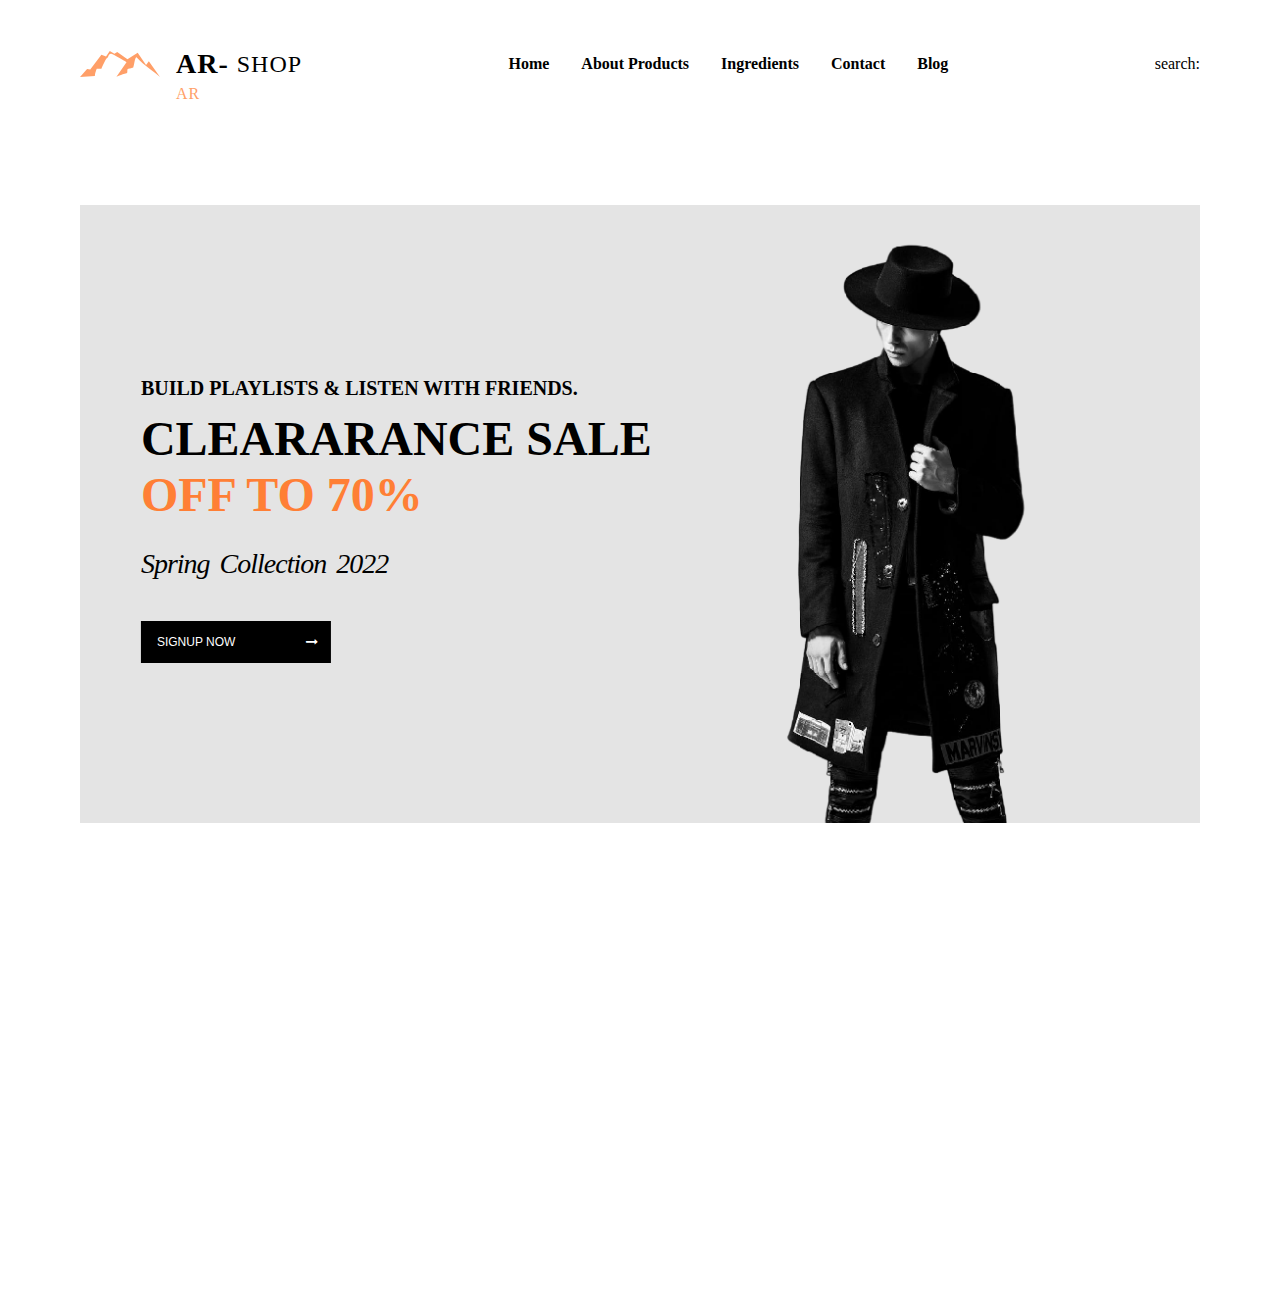
<file: SHOP-AR/index.html>
<!DOCTYPE html>
<html lang="en">
  <head>
    <meta charset="UTF-8" />
    <meta http-equiv="X-UA-Compatible" content="IE=edge" />
    <meta name="viewport" content="width=device-width, initial-scale=1.0" />
    <link rel="stylesheet" href="style.css" />
    <link rel="stylesheet" href="font-awesome-4.7.0/css/font-awesome.min.css" />
    <title>AR-SHOP</title>
  </head>
  <body>
    <nav>
      <div class="nav_section">
        <div class="nav_setion-title">
          <svg
            class="css-ze2te4 css-qd6ojx"
            viewBox="0 0 39.616100681362134 12.898267626628893"
          >
            <g
              transform="translate(-3.224568663906732, -16.58348694852286) scale(0.46065241523674616)"
              stroke="#ff9f68"
              fill="#ff9f68"
            >
              <g
                xmlns="http://www.w3.org/2000/svg"
                transform="translate(0,-952.36218)"
              >
                <path
                  style="color: ; enable-background: accumulate"
                  d="m 7.000009,1016.3622 16,-1 c 0,-3.0491 2,-8 2,-8 0,0 2.5409,0 5,0 2,-4 5,-12.00002 7,-12.00002 0,0 1,-4 3,-4 2.6314,0 16.99998,9.00002 16.99998,9.00002 l -10.99998,16 c 0,0 5.41738,-2.8351 10.99998,-4 1.988,-0.4148 -0.2344,-4.7065 2,-5 1.929,-0.2534 4,-1 5,-1 1,0 2.0324,-13.24872 4,-11.00002 7,8.00002 21.4047,17.28082 25.000002,21.00002 l -12.000002,-17.00002 -3,4.00002 -9,-13.00002 -11,7 -10.99998,-8 -3,2 -5,-3 -4,6 -5,-2 -12,16.00002 -3.3749,-0.6251 -7.6251,8.6251"
                  fill="{{COLOR}}"
                  stroke="none"
                  marker="none"
                  visibility="visible"
                  display="inline"
                  overflow="visible"
                ></path>
              </g>
            </g>
          </svg>
          <span>
            <h1>AR-</h1>
            <h2>SHOP</h2>
          </span>
        </div>
        <div class="nav_section-menu">
          <ul>
            <li><a>Home</a></li>
            <li><a>About Products</a></li>
            <li><a>Ingredients</a></li>
            <li><a>Contact</a></li>
            <li><a>Blog</a></li>
          </ul>
        </div>
        <div class="nav_section-search">
          <p>search:</p>
        </div>
      </div>
    </nav>
    <header>
      <div class="header_section">
        <div class="header_section-content">
          <div class="header_section-img"></div>
          <span>
            <h3>BUILD PLAYLISTS & LISTEN WITH FRIENDS.</h3>
            <h2>CLEARARANCE SALE</h2>
            <h2>OFF TO 70%</h2>
            <p><i>Spring Collection 2022</i></p>
            <button>
              <p>SIGNUP NOW</p>
              <i class="fa fa-long-arrow-right" aria-hidden="true"></i>
            </button>
          </span>
        </div>
      </div>
    </header>
    <main></main>
    <script>
      window.addEventListener("scroll", function () {
        const parallax = document.querySelector(".header_section-img");
        let scrollPosition = window.pageYOffset;
        parallax.style.transform = "translateY(" + scrollPosition * 0.2 + "px)";
      });
    </script>
  </body>
</html>
</file>
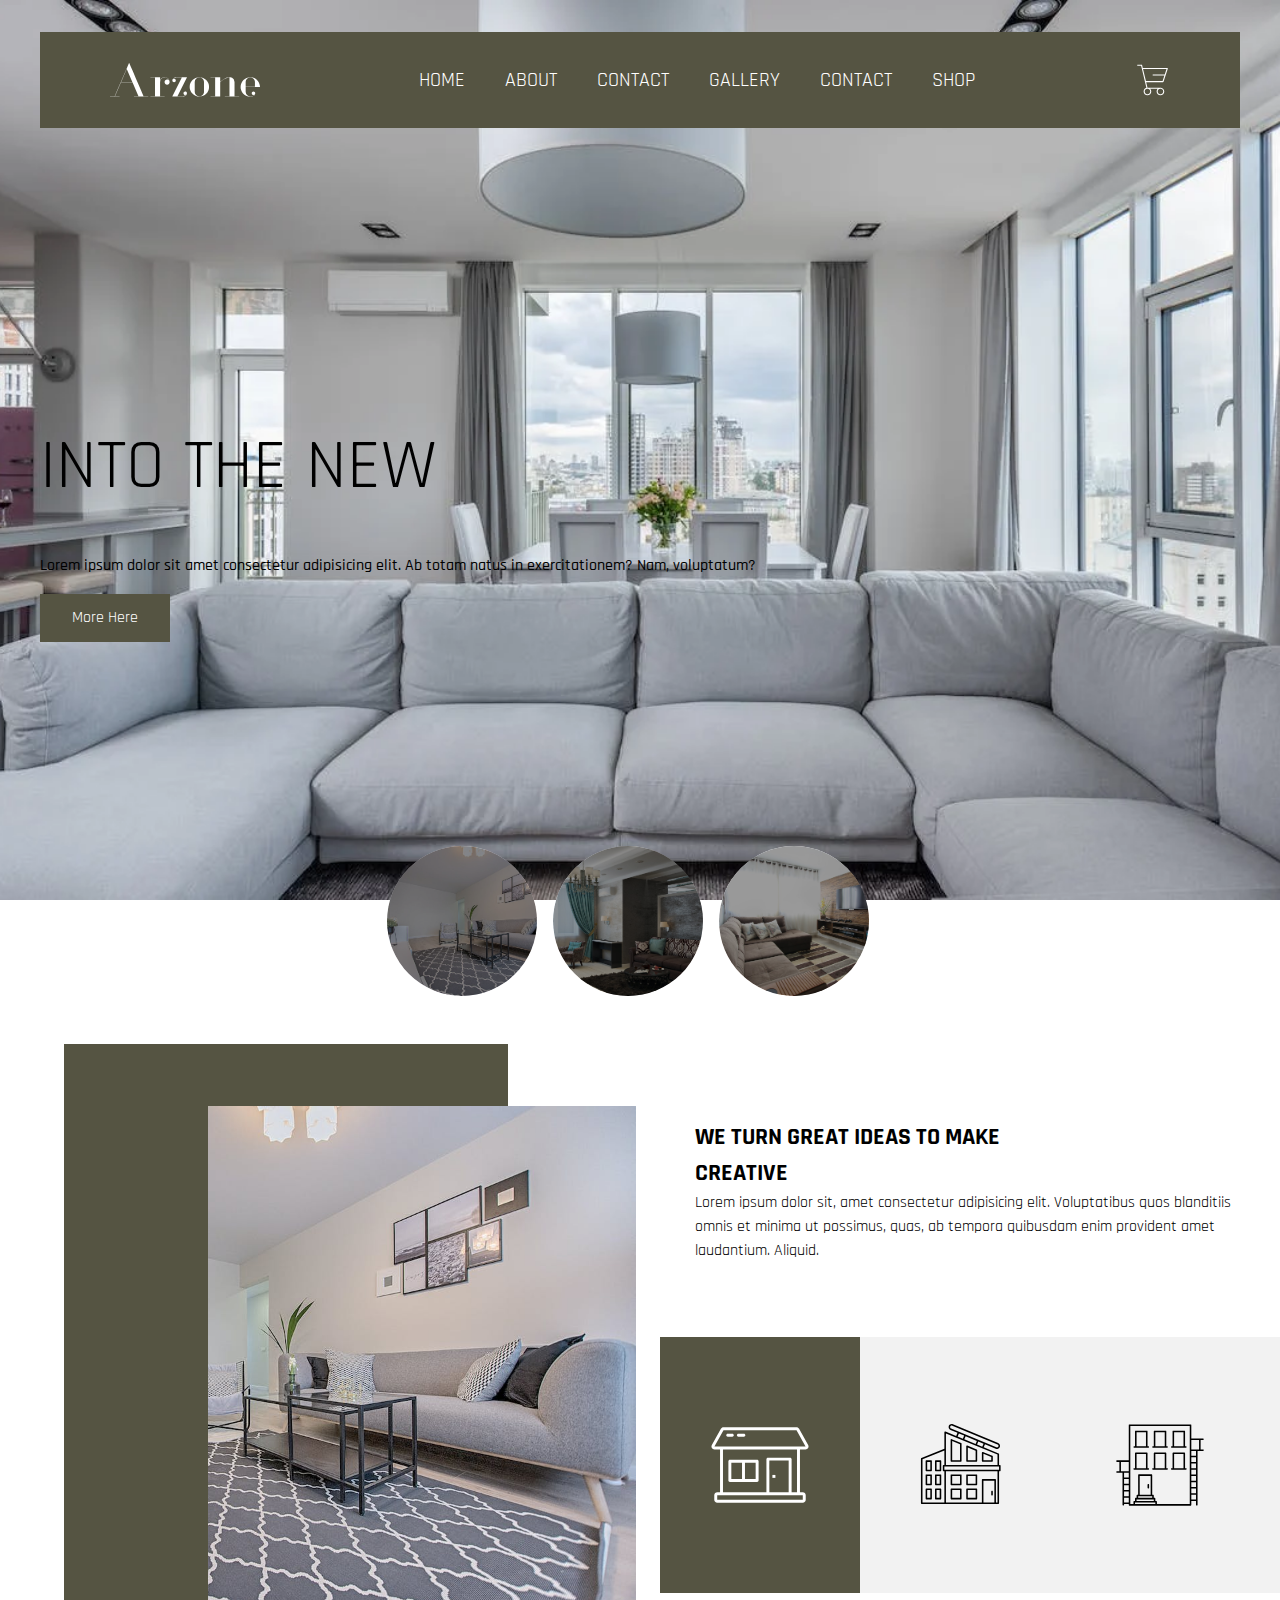
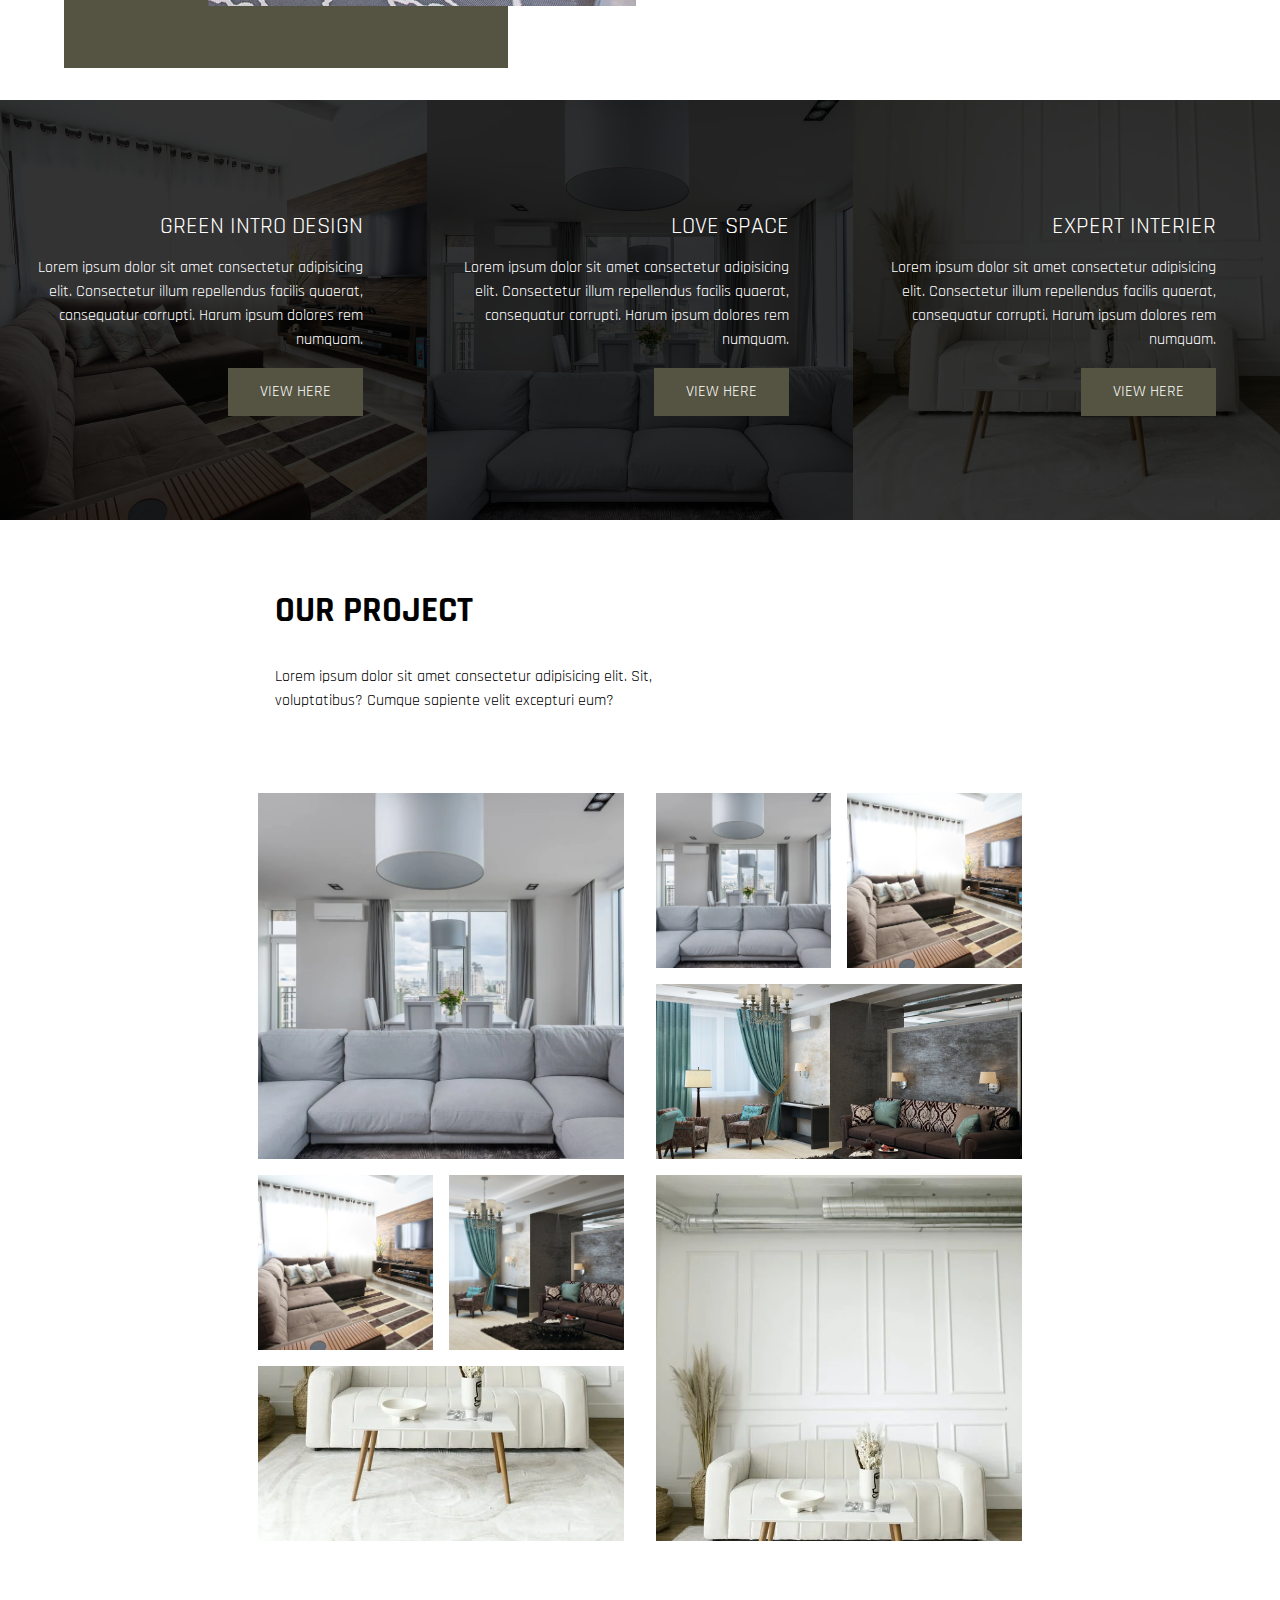
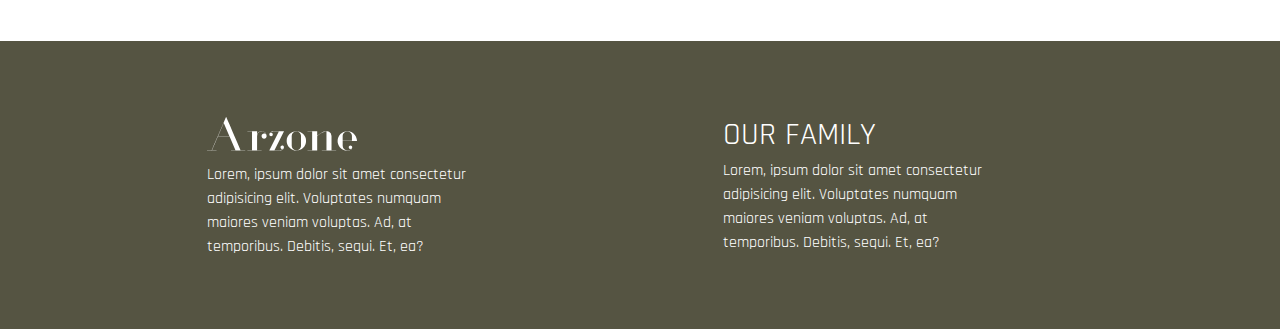
<file: Sofa-Shop/index.html>
<!DOCTYPE html>
<html lang="en">
  <head>
    <meta charset="UTF-8" />
    <meta http-equiv="X-UA-Compatible" content="IE=edge" />
    <meta name="viewport" content="width=device-width, initial-scale=1.0" />
    <link rel="stylesheet" href="style.css" />
    <link rel="preconnect" href="https://fonts.googleapis.com" />
    <link rel="preconnect" href="https://fonts.gstatic.com" crossorigin />
    <link
      href="https://fonts.googleapis.com/css2?family=Rajdhani&display=swap"
      rel="stylesheet"
    />
    <title>Document</title>
  </head>
  <body>
    <header>
      <div class="header-grid | container">
        <nav class="haeder-nav">
          <div>
            <svg width="150" height="45.23746460558776" viewBox="0 0 200 45.23746460558776" class="css-1j8o68f"><defs id="SvgjsDefs2578"></defs><g id="SvgjsG2579" featurekey="nameFeature-0" transform="matrix(1.5928640003888828,0,0,1.5928640003888828,-1.911436496651962,-18.47721693584649)" fill="white"><path d="M29.28 39.76 l3.92 0 l0 0.24 l-12 0 l0 -0.24 l3.84 0 l-5.04 -11.76 l-9.6 0 l-5.04 11.76 l3.84 0 l0 0.24 l-8 0 l0 -0.24 l3.92 0 c2.0267 -4.72 4.0468 -9.4068 6.06 -14.06 s4.02 -9.3532 6.02 -14.1 l1.62 3.78 l1.16 2.68 l0.9 2.08 l0.86 2.02 l1.04 2.46 l1.46 3.4 l2.1 4.88 z M10.52 27.759999999999998 l9.36 0 l-4.68 -10.92 z M47 23.76 c1.0133 0.02668 1.8001 0.24676 2.3601 0.66008 s0.97332 0.88664 1.24 1.42 c0.29332 0.61332 0.46664 1.2933 0.51996 2.04 c0 0.58668 -0.20668 1.0867 -0.62 1.5 s-0.91332 0.62 -1.5 0.62 s-1.0867 -0.20668 -1.5 -0.62 s-0.62 -0.91332 -0.62 -1.5 s0.20668 -1.0867 0.62 -1.5 s0.91332 -0.62 1.5 -0.62 c0.34668 0 0.66 0.08 0.94 0.24 s0.52668 0.36 0.74 0.6 c-0.08 -0.26668 -0.20668 -0.55336 -0.38 -0.86004 s-0.40664 -0.59336 -0.69996 -0.86004 s-0.65332 -0.48 -1.08 -0.64 s-0.93336 -0.24 -1.52 -0.24 c-1.2 0 -2.1467 0.37332 -2.84 1.12 s-1.04 1.68 -1.04 2.8 l0 11.84 l3.8 0 l0 0.24 l-11.92 0 l0 -0.24 l3.88 0 l0 -15.76 l-3.88 0 l0 -0.24 l8.12 0 l0 2.84 c0.08 -0.29332 0.21332 -0.60664 0.4 -0.93996 s0.42668 -0.64 0.72 -0.92 s0.66664 -0.51332 1.12 -0.7 s1 -0.28 1.64 -0.28 z M64.16 35.76 c0.48 0 0.83996 0.14004 1.08 0.42004 s0.36 0.63332 0.36 1.06 c0 0.69332 -0.21332 1.2266 -0.64 1.6 s-0.9 0.64664 -1.42 0.81996 s-0.99332 0.27332 -1.42 0.3 l-0.64 0.04 l-8.16 0 l8 -16 l-3.84 0 c-0.18668 0 -0.38668 0.01332 -0.6 0.04 c-0.18668 0.02668 -0.4 0.06 -0.64 0.1 s-0.48 0.1 -0.72 0.18 c-0.32 0.10668 -0.62 0.24668 -0.9 0.42 s-0.51332 0.40664 -0.7 0.69996 c0.26668 -0.21332 0.57336 -0.32 0.92004 -0.32 c0.4 0 0.74 0.14 1.02 0.42 s0.42 0.62 0.42 1.02 s-0.14 0.74 -0.42 1.02 s-0.62 0.42 -1.02 0.42 s-0.74 -0.14 -1.02 -0.42 s-0.42 -0.62 -0.42 -1.02 c0 -0.50668 0.12 -0.94 0.36 -1.3 s0.55332 -0.64668 0.94 -0.86 s0.82668 -0.37332 1.32 -0.48 s0.99332 -0.16 1.5 -0.16 l8.16 0 l-8 16 l3.84 0 c-0.02668 0 0.1 -0.0066796 0.38 -0.02 s0.62 -0.06664 1.02 -0.15996 s0.8 -0.23332 1.2 -0.42 s0.72 -0.46668 0.96 -0.84 c-0.24 0.24 -0.54668 0.36 -0.92 0.36 c-0.4 0 -0.74 -0.14668 -1.02 -0.44 s-0.42 -0.62664 -0.42 -0.99996 c0 -0.4 0.14 -0.74668 0.42 -1.04 s0.62 -0.44 1.02 -0.44 z M79.88 27.880000000000003 c0 -0.53332 -0.1 -1.04 -0.3 -1.52 s-0.48 -0.89332 -0.84 -1.24 s-0.77332 -0.62 -1.24 -0.82 s-0.96668 -0.3 -1.5 -0.3 c-1.0933 0 -2.0133 0.37332 -2.76 1.12 s-1.12 1.6667 -1.12 2.76 l0 8 c0 1.0933 0.37332 2.0133 1.12 2.76 s1.6667 1.12 2.76 1.12 c0.53332 0 1.0333 -0.1 1.5 -0.3 s0.88 -0.47332 1.24 -0.82 s0.64 -0.76 0.84 -1.24 s0.3 -0.98668 0.3 -1.52 l0 -8 z M76 23.76 c1.12 0 2.1734 0.21328 3.16 0.63996 s1.8467 1.0067 2.58 1.74 s1.3133 1.5933 1.74 2.58 s0.64 2.04 0.64 3.16 s-0.21332 2.1667 -0.64 3.14 s-1.0134 1.8333 -1.76 2.58 s-1.6067 1.3334 -2.58 1.76 s-2.02 0.64 -3.14 0.64 c-1.1733 0 -2.26 -0.23332 -3.26 -0.7 s-1.86 -1.0867 -2.58 -1.86 s-1.28 -1.64 -1.68 -2.6 s-0.6 -1.9467 -0.6 -2.96 c0 -1.12 0.21332 -2.1733 0.64 -3.16 s1.0067 -1.8467 1.74 -2.58 s1.5933 -1.3133 2.58 -1.74 s2.04 -0.64 3.16 -0.64 z M109.32 39.76 l0.000039062 0.23996 l-12 0 l0 -0.24 l3.88 0 l0 -15.76 c-0.66668 0 -1.36 0.12 -2.08 0.36 s-1.42 0.54668 -2.1 0.92 s-1.3267 0.79332 -1.94 1.26 s-1.16 0.92668 -1.64 1.38 l0 12.08 l-8.12 0 l0 -0.24 l3.88 0 l0 -15.76 l-3.88 0 l0 -0.24 l8.12 0 l0 3.88 c0.50668 -0.48 1.0667 -0.94668 1.68 -1.4 s1.2666 -0.86664 1.96 -1.24 s1.4 -0.67332 2.12 -0.9 s1.4267 -0.34 2.12 -0.34 l0.64 0.08 l1.42 0.46 l1.42 1.22 l0.64 2.36 l0 11.88 l3.88 0 z M118.64 23.76 c1.52 0 2.7934 0.30684 3.82 0.92016 s1.86 1.3533 2.5 2.22 s1.1 1.7667 1.38 2.7 s0.42 1.7333 0.42 2.4 l-12 0 l0 3.88 c0 1.0933 0.37332 2.0133 1.12 2.76 s1.6667 1.12 2.76 1.12 c0.26668 0 0.57336 -0.02668 0.92004 -0.08 s0.69336 -0.13332 1.04 -0.24 s0.66 -0.25336 0.94 -0.44004 s0.5 -0.4 0.66 -0.64 c-0.26668 0.21332 -0.57336 0.32 -0.92004 0.32 c-0.4 0 -0.74 -0.14 -1.02 -0.42 s-0.42 -0.62 -0.42 -1.02 s0.14 -0.74668 0.42 -1.04 s0.62 -0.44 1.02 -0.44 s0.74668 0.14668 1.04 0.44 s0.44 0.64 0.44 1.04 c0 0.69332 -0.21332 1.2266 -0.64 1.6 s-0.89336 0.64664 -1.4 0.81996 s-0.97336 0.27332 -1.4 0.3 s-0.65336 0.04 -0.68004 0.04 c-1.36 0 -2.5467 -0.24 -3.56 -0.72 s-1.86 -1.1133 -2.54 -1.9 s-1.1867 -1.66 -1.52 -2.62 s-0.5 -1.92 -0.5 -2.88 c0 -1.12 0.21332 -2.1667 0.64 -3.14 s1.0134 -1.8333 1.76 -2.58 s1.6067 -1.3334 2.58 -1.76 s2.02 -0.64 3.14 -0.64 z M122.52 31.759999999999998 l-0.000078124 -3.88 c0 -0.02668 -0.02668 -0.24668 -0.08 -0.66 s-0.20664 -0.86 -0.45996 -1.34 s-0.64 -0.91332 -1.16 -1.3 s-1.2467 -0.58 -2.18 -0.58 s-1.66 0.19332 -2.18 0.58 s-0.90668 0.82 -1.16 1.3 s-0.40664 0.92668 -0.45996 1.34 s-0.08 0.63332 -0.08 0.66 l0 3.88 l7.76 0 z"></path></g></svg>
          </div>
          <ul>
            <li class="nav-li"><a class="nav-a" href="#">HOME</a></li>
            <li class="nav-li"><a class="nav-a" href="#">ABOUT</a></li>
            <li class="nav-li"><a class="nav-a" href="#">CONTACT</a></li>
            <li class="nav-li"><a class="nav-a" href="#">GALLERY</a></li>
            <li class="nav-li"><a class="nav-a" href="#">CONTACT</a></li>
            <li class="nav-li"><a class="nav-a" href="#">SHOP</a></li>
          </ul>
          <div style="max-width: 35px;">
            <svg class="menu-burger" width="180" height="104" viewBox="0 0 180 104" fill="none" xmlns="http://www.w3.org/2000/svg">
              <rect y="42" width="180" height="20" rx="10" fill="white"/>
              <rect y="84" width="180" height="20" rx="10" fill="white"/>
              <rect width="180" height="20" rx="10" fill="white"/>
              </svg>
              <svg class="shop-list" width="80" height="80" viewBox="0 0 80 80" fill="none" xmlns="http://www.w3.org/2000/svg">
                <path d="M14.9125 5.005C14.8631 5.00708 14.8138 5.01209 14.765 5.02H6.27002C5.9385 5.02 5.62056 5.1517 5.38614 5.38612C5.15172 5.62054 5.02002 5.93848 5.02002 6.27C5.02002 6.60152 5.15172 6.91946 5.38614 7.15388C5.62056 7.3883 5.9385 7.52 6.27002 7.52H13.9875L15.5225 13.8925C15.5272 13.9093 15.5322 13.9259 15.5375 13.9425L22.85 44.3875L26.0875 57.8625C22.425 58.9075 19.7125 62.2575 19.7125 66.2475C19.7125 71.065 23.6425 74.9975 28.46 74.9975C33.275 74.9975 37.21 71.065 37.21 66.2475C37.21 63.815 36.2025 61.615 34.5925 60.0275H52.0175C51.1901 60.8384 50.5326 61.8062 50.0836 62.8742C49.6346 63.9422 49.4031 65.089 49.4025 66.2475C49.4025 71.065 53.335 74.9975 58.1525 74.9975C60.4711 74.9922 62.6931 74.0685 64.3321 72.4285C65.9711 70.7886 66.8936 68.5661 66.8975 66.2475C66.8975 61.8025 63.54 58.1475 59.24 57.605C59.1958 57.5891 59.1507 57.5758 59.105 57.565C59.0248 57.5444 58.9427 57.5319 58.86 57.5275C58.8309 57.5248 58.8017 57.5231 58.7725 57.5225H58.3975C58.3125 57.52 58.235 57.4975 58.1525 57.4975C58.0675 57.4975 57.99 57.52 57.9075 57.5225H28.7075C28.6625 57.5225 28.6175 57.5075 28.5725 57.5075L25.56 44.9625H64.0025C64.2657 44.9618 64.5219 44.878 64.7347 44.7231C64.9475 44.5683 65.1059 44.3502 65.1875 44.1L74.935 14.08C74.9957 13.8926 75.0112 13.6935 74.9803 13.4989C74.9494 13.3043 74.8729 13.1198 74.7572 12.9604C74.6414 12.801 74.4896 12.6713 74.3141 12.5817C74.1387 12.4921 73.9445 12.4453 73.7475 12.445H19.2525L17.735 12.385L16.1925 5.975C16.183 5.93276 16.1713 5.89103 16.1575 5.85C16.0703 5.5926 15.9016 5.37062 15.677 5.2177C15.4523 5.06477 15.184 4.98922 14.9125 5.0025V5.005ZM18.3375 14.9125L19.175 14.9475C19.1925 14.9479 19.21 14.9479 19.2275 14.9475H72.0275L67.965 27.465H41.505C41.4625 27.4628 41.42 27.4628 41.3775 27.465C41.2134 27.4732 41.0524 27.5137 40.9039 27.5841C40.7554 27.6545 40.6222 27.7534 40.5119 27.8753C40.4017 27.9972 40.3165 28.1396 40.2613 28.2944C40.206 28.4492 40.1818 28.6133 40.19 28.7775C40.1982 28.9417 40.2387 29.1026 40.3091 29.2511C40.3795 29.3996 40.4785 29.5328 40.6003 29.6431C40.7222 29.7533 40.8646 29.8385 41.0194 29.8938C41.1742 29.949 41.3384 29.9732 41.5025 29.965H67.1525L63.095 42.47H25.215C25.1312 42.4683 25.0475 42.475 24.965 42.49L18.34 14.9125H18.3375ZM28.16 60.03H28.765C30.3674 60.099 31.8811 60.7849 32.9895 61.9441C34.0979 63.1033 34.7153 64.6461 34.7125 66.25C34.7125 69.7175 31.9275 72.5 28.4625 72.5C27.6413 72.5026 26.8276 72.3428 26.0684 72.0295C25.3092 71.7163 24.6195 71.256 24.039 70.675C23.4585 70.0941 22.9987 69.404 22.6861 68.6445C22.3735 67.8851 22.2142 67.0713 22.2175 66.25C22.2141 64.6468 22.8305 63.1043 23.938 61.9451C25.0455 60.7859 26.5583 60.0997 28.16 60.03V60.03ZM57.8525 60.03H58.4575C60.0592 60.0997 61.572 60.7859 62.6795 61.9451C63.787 63.1043 64.4035 64.6468 64.4 66.25C64.4033 67.0713 64.2441 67.8851 63.9315 68.6445C63.6189 69.404 63.1591 70.0941 62.5786 70.675C61.9981 71.256 61.3084 71.7163 60.5492 72.0295C59.79 72.3428 58.9763 72.5026 58.155 72.5C57.3336 72.5023 56.5198 72.3422 55.7605 72.029C55.0012 71.7157 54.3113 71.2554 53.7305 70.6746C53.1496 70.0937 52.6893 69.4038 52.3761 68.6445C52.0628 67.8852 51.9027 67.0714 51.905 66.25C51.9022 64.6461 52.5196 63.1033 53.628 61.9441C54.7365 60.7849 56.2501 60.099 57.8525 60.03V60.03Z" fill="white"/>
                </svg>
                
                
                
                
          </div>
        </nav>
        <div class="header-text-container">
          <h1>INTO THE NEW</h1>
          <p>
            Lorem ipsum dolor sit amet consectetur adipisicing elit. Ab totam
            natus in exercitationem? Nam, voluptatum?
          </p>
          <button>More Here</button>
        </div>
      </div>
    </header>
    <main>
      <section class="first-setion">
        <div class="first-img-sec">
          <div class="section-img-absolut">
            <div class="img-circle | first"></div>
            <div class="img-circle | second"></div>
            <div class="img-circle | third"></div>
          </div>
        </div>
        <div class="first-sec-product">
          <div class="product-sec">
            <div class="product-sec-img"></div>
          </div>
        </div>
        <div class="first-sec-slide">
          <div>
            <h1>WE TURN GREAT IDEAS TO MAKE </br> CREATIVE</h1>
            <p>Lorem ipsum dolor sit, amet consectetur adipisicing elit. Voluptatibus quos blanditiis omnis et minima ut possimus, quas, ab tempora quibusdam enim provident amet laudantium. Aliquid.</p>
          </div>
          <div class="first-sec-slider">
            <div class="slider1 | centering">
              <svg width="100" height="100" viewBox="0 0 100 100" fill="none" xmlns="http://www.w3.org/2000/svg">
                <path d="M89.0927 13.842C88.5678 12.9014 87.5726 12.3169 86.4955 12.3169H13.5046C12.4275 12.3169 11.4323 12.9014 10.9067 13.8428L1.85266 30.0788C1.33277 31.0102 1.345 32.1145 1.88497 33.0337C2.42423 33.9535 3.38283 34.5021 4.44916 34.5021H10.0414V77.2246H7.2417C5.60236 77.2246 4.26822 78.5587 4.26822 80.1988V84.7089C4.26822 86.3489 5.60238 87.6831 7.2417 87.6831H92.7584C94.3978 87.6831 95.7319 86.3489 95.7319 84.7089V80.1988C95.7319 78.5587 94.3977 77.2246 92.7584 77.2246H89.9587V34.5021H95.5502C96.6158 34.5021 97.5745 33.9535 98.1144 33.0344C98.6544 32.1152 98.6673 31.0109 98.1482 30.0788L89.0927 13.842ZM59.3643 45.5796H78.6672V77.2245H59.3643C59.3635 72.3739 59.3624 45.3792 59.3643 45.5796ZM92.7907 80.1987V84.7089C92.7907 84.7268 92.7764 84.7419 92.7584 84.7419L7.20939 84.7089L7.2417 80.1657L92.7907 80.1987ZM87.0175 77.2245H81.6084V44.109C81.6084 43.2969 80.9499 42.6384 80.1378 42.6384H57.8937C57.0816 42.6384 56.4231 43.2969 56.4231 44.109V77.2245H12.9826V34.5021H87.0175V77.2245ZM95.5502 31.5609L4.42116 31.5114L13.5046 15.2581L86.5242 15.2746L95.566 31.5595C95.566 31.5595 95.5617 31.5609 95.5502 31.5609Z" fill="white"/>
                <path d="M19.8624 66.9556H47.125C47.9372 66.9556 48.5956 66.2971 48.5956 65.485V46.2409C48.5956 45.4288 47.9372 44.7704 47.125 44.7704H19.8624C19.0503 44.7704 18.3918 45.4288 18.3918 46.2409V65.485C18.3918 66.2971 19.0503 66.9556 19.8624 66.9556ZM45.6545 64.0144H34.9647V47.7115H45.6545V64.0144ZM21.333 47.7115H32.0235V64.0144H21.333V47.7115V47.7115Z" fill="white"/>
                <path d="M65.4102 59.9309H62.4043V62.8721H65.4102V59.9309Z" fill="white"/>
                <path d="M33.8927 18.7392H28.3672C27.5551 18.7392 26.8966 19.3977 26.8966 20.2098C26.8966 21.0219 27.5551 21.6804 28.3672 21.6804H33.8927C34.7048 21.6804 35.3633 21.0219 35.3633 20.2098C35.3633 19.3977 34.7048 18.7392 33.8927 18.7392ZM22.3204 18.7392H17.7162C16.9041 18.7392 16.2456 19.3977 16.2456 20.2098C16.2456 21.0219 16.9041 21.6804 17.7162 21.6804H22.3204C23.1325 21.6804 23.791 21.0219 23.791 20.2098C23.791 19.3977 23.1325 18.7392 22.3204 18.7392Z" fill="white"/>
                </svg>
            </div>
            <div class="slider2 | centering">
              <svg width="100" height="100" viewBox="0 0 100 100" fill="none" xmlns="http://www.w3.org/2000/svg">
                <path d="M41.7 8.94528C40.4813 8.95621 39.325 9.67964 38.8313 10.8703C38.5164 11.6362 38.5171 12.4955 38.8332 13.2609C39.1493 14.0263 39.7552 14.6358 40.5188 14.9563L47.5063 17.8562L46.1891 20.9266L35.4516 16.5047C35.3559 16.4656 35.2534 16.446 35.15 16.4469C34.9439 16.4485 34.7468 16.5315 34.6016 16.6779C34.4565 16.8242 34.375 17.022 34.375 17.2281V33.8437L11.4281 43.0234C11.2826 43.0817 11.1579 43.1826 11.0704 43.3127C10.9829 43.4429 10.9366 43.5963 10.9375 43.7531V88.2814C10.9375 88.4886 11.0198 88.6872 11.1663 88.8337C11.3129 88.9802 11.5116 89.0626 11.7188 89.0626H88.2813C88.4885 89.0626 88.6872 88.9802 88.8337 88.8337C88.9802 88.6872 89.0625 88.4886 89.0625 88.2814V56.2501H89.8313C90.0385 56.2501 90.2372 56.1677 90.3837 56.0212C90.5302 55.8747 90.6125 55.676 90.6125 55.4688V50.7813C90.6125 50.5741 90.5302 50.3753 90.3837 50.2288C90.2372 50.0823 90.0385 50 89.8313 50H89.0625V39.1031C89.0627 38.9481 89.0167 38.7965 88.9304 38.6677C88.8442 38.5389 88.7215 38.4386 88.5781 38.3797L73.7125 32.2578L74.9969 29.2609L85.7469 33.7218C86.513 34.0365 87.3724 34.0353 88.1376 33.7186C88.9028 33.4018 89.5117 32.7953 89.8313 32.0313C90.146 31.2658 90.1452 30.4069 89.8291 29.642C89.513 28.8771 88.9071 28.2683 88.1438 27.9485L42.9141 9.17969V9.18284C42.5295 9.02278 42.1166 8.94194 41.7 8.94528V8.94528ZM41.7031 10.5016C41.9063 10.5016 42.1125 10.5422 42.3156 10.6266L87.5453 29.3953C88.3578 29.7312 88.725 30.625 88.3891 31.436C88.3128 31.6273 88.1989 31.8015 88.0541 31.9481C87.9094 32.0947 87.7368 32.2108 87.5464 32.2896C87.356 32.3684 87.1518 32.4083 86.9458 32.4068C86.7398 32.4054 86.5361 32.3627 86.3469 32.2812L41.1172 13.514C40.9258 13.4378 40.7517 13.3239 40.6051 13.1791C40.4585 13.0343 40.3425 12.8617 40.2638 12.6713C40.1851 12.4809 40.1455 12.2766 40.1471 12.0706C40.1488 11.8646 40.1917 11.661 40.2734 11.4718C40.3857 11.1849 40.5823 10.9386 40.8372 10.7655C41.0921 10.5923 41.3934 10.5003 41.7016 10.5016H41.7031ZM35.9375 18.3922L87.5 39.6235V49.9422H35.9375V18.3937V18.3922ZM48.9469 18.4546L54.175 20.6234L52.8688 23.675L47.6313 21.5187L48.9469 18.4546ZM55.6188 21.2218L66.8797 25.8938L65.5828 28.9094L54.3156 24.2703L55.6188 21.2235V21.2218ZM41.3938 24.0781C41.1893 24.0814 40.9942 24.1647 40.8505 24.3102C40.7068 24.4557 40.6258 24.6518 40.625 24.8563V46.036C40.625 46.2432 40.7073 46.4418 40.8538 46.5883C41.0004 46.7348 41.1991 46.8172 41.4063 46.8172H50.7813C50.9885 46.8172 51.1872 46.7348 51.3337 46.5883C51.4802 46.4418 51.5625 46.2432 51.5625 46.036V28.6656C51.5624 28.5102 51.516 28.3584 51.4291 28.2295C51.3423 28.1007 51.219 28.0006 51.075 27.9422L41.7 24.1328C41.6026 24.0943 41.4985 24.0756 41.3938 24.0781ZM42.1875 26.0187L50 29.1938V45.2562H42.1875V26.0187ZM68.3266 26.4922L73.5531 28.6625L72.2688 31.6625L67.0281 29.5062L68.325 26.4922H68.3266ZM57.025 30.4766C56.8189 30.4782 56.6218 30.5612 56.4766 30.7076C56.3315 30.8539 56.25 31.0517 56.25 31.2578V46.036C56.25 46.2432 56.3323 46.4418 56.4788 46.5883C56.6254 46.7348 56.8241 46.8172 57.0313 46.8172H66.4063C66.6135 46.8172 66.8122 46.7348 66.9587 46.5883C67.1052 46.4418 67.1875 46.2432 67.1875 46.036V35.111C67.1871 34.9564 67.1408 34.8055 67.0546 34.6773C66.9684 34.5491 66.8461 34.4494 66.7031 34.3906L57.3281 30.5328C57.2319 30.4936 57.1289 30.474 57.025 30.475V30.4766ZM57.8125 32.4187L65.625 35.636V45.2547H57.8125V32.4187V32.4187ZM34.375 35.5281V50H33.5813C33.3741 50 33.1753 50.0823 33.0288 50.2288C32.8823 50.3753 32.8 50.5741 32.8 50.7813V55.4688C32.8 55.676 32.8823 55.8747 33.0288 56.0212C33.1753 56.1677 33.3741 56.2501 33.5813 56.2501H34.375V87.5001H12.5V44.2813L34.375 35.5297V35.5281ZM72.6563 37.1157C72.4491 37.1157 72.2504 37.1979 72.1038 37.3445C71.9573 37.491 71.875 37.6897 71.875 37.8969V46.0375C71.875 46.2447 71.9573 46.4434 72.1038 46.5899C72.2504 46.7365 72.4491 46.8187 72.6563 46.8187H82.0313C82.2385 46.8187 82.4372 46.7365 82.5837 46.5899C82.7302 46.4434 82.8125 46.2447 82.8125 46.0375V41.511C82.8127 41.3559 82.7667 41.2043 82.6804 41.0755C82.5942 40.9467 82.4715 40.8464 82.3281 40.7875L73.4891 37.1735C73.3948 37.135 73.294 37.1154 73.1922 37.1157H72.6563ZM73.4375 38.8406L81.25 42.0328V45.2547H73.4375V38.8406ZM16.4063 45.3125C16.1991 45.3125 16.0004 45.3948 15.8538 45.5413C15.7073 45.6878 15.625 45.8866 15.625 46.0938V55.4688C15.625 55.676 15.7073 55.8747 15.8538 56.0212C16.0004 56.1677 16.1991 56.2501 16.4063 56.2501H21.0938C21.301 56.2501 21.4997 56.1677 21.6462 56.0212C21.7927 55.8747 21.875 55.676 21.875 55.4688V46.0938C21.875 45.8866 21.7927 45.6878 21.6462 45.5413C21.4997 45.3948 21.301 45.3125 21.0938 45.3125H16.4063ZM25.7813 45.3125C25.5741 45.3125 25.3754 45.3948 25.2288 45.5413C25.0823 45.6878 25 45.8866 25 46.0938V55.4688C25 55.676 25.0823 55.8747 25.2288 56.0212C25.3754 56.1677 25.5741 56.2501 25.7813 56.2501H30.4688C30.676 56.2501 30.8747 56.1677 31.0212 56.0212C31.1677 55.8747 31.25 55.676 31.25 55.4688V46.0938C31.25 45.8866 31.1677 45.6878 31.0212 45.5413C30.8747 45.3948 30.676 45.3125 30.4688 45.3125H25.7813ZM17.1875 46.875H20.3125V54.6875H17.1875V46.875ZM26.5625 46.875H29.6875V54.6875H26.5625V46.875ZM34.3625 51.5625H89.05V54.6875H34.3625V51.5625ZM35.9375 56.2501H87.5V87.5001H85.9375V64.8439C85.9375 64.6366 85.8552 64.4378 85.7087 64.2913C85.5622 64.1448 85.3635 64.0626 85.1563 64.0626H72.6563C72.4491 64.0626 72.2504 64.1448 72.1038 64.2913C71.9573 64.4378 71.875 64.6366 71.875 64.8439V87.5001H35.9375V56.2501ZM16.4063 59.3751C16.1991 59.3751 16.0004 59.4573 15.8538 59.6038C15.7073 59.7503 15.625 59.9491 15.625 60.1564V69.5314C15.625 69.7386 15.7073 69.9372 15.8538 70.0837C16.0004 70.2302 16.1991 70.3126 16.4063 70.3126H21.0938C21.301 70.3126 21.4997 70.2302 21.6462 70.0837C21.7927 69.9372 21.875 69.7386 21.875 69.5314V60.1564C21.875 59.9491 21.7927 59.7503 21.6462 59.6038C21.4997 59.4573 21.301 59.3751 21.0938 59.3751H16.4063ZM25.7813 59.3751C25.5741 59.3751 25.3754 59.4573 25.2288 59.6038C25.0823 59.7503 25 59.9491 25 60.1564V69.5314C25 69.7386 25.0823 69.9372 25.2288 70.0837C25.3754 70.2302 25.5741 70.3126 25.7813 70.3126H30.4688C30.676 70.3126 30.8747 70.2302 31.0212 70.0837C31.1677 69.9372 31.25 69.7386 31.25 69.5314V60.1564C31.25 59.9491 31.1677 59.7503 31.0212 59.6038C30.8747 59.4573 30.676 59.3751 30.4688 59.3751H25.7813ZM41.4063 59.3751C41.1991 59.3751 41.0004 59.4573 40.8538 59.6038C40.7073 59.7503 40.625 59.9491 40.625 60.1564V69.5314C40.625 69.7386 40.7073 69.9372 40.8538 70.0837C41.0004 70.2302 41.1991 70.3126 41.4063 70.3126H50.7813C50.9885 70.3126 51.1872 70.2302 51.3337 70.0837C51.4802 69.9372 51.5625 69.7386 51.5625 69.5314V60.1564C51.5625 59.9491 51.4802 59.7503 51.3337 59.6038C51.1872 59.4573 50.9885 59.3751 50.7813 59.3751H41.4063ZM57.0313 59.3751C56.8241 59.3751 56.6254 59.4573 56.4788 59.6038C56.3323 59.7503 56.25 59.9491 56.25 60.1564V69.5314C56.25 69.7386 56.3323 69.9372 56.4788 70.0837C56.6254 70.2302 56.8241 70.3126 57.0313 70.3126H66.4063C66.6135 70.3126 66.8122 70.2302 66.9587 70.0837C67.1052 69.9372 67.1875 69.7386 67.1875 69.5314V60.1564C67.1875 59.9491 67.1052 59.7503 66.9587 59.6038C66.8122 59.4573 66.6135 59.3751 66.4063 59.3751H57.0313ZM17.1875 60.9376H20.3125V68.7501H17.1875V60.9376ZM26.5625 60.9376H29.6875V68.7501H26.5625V60.9376ZM42.1875 60.9376H50V68.7501H42.1875V60.9376ZM57.8125 60.9376H65.625V68.7501H57.8125V60.9376ZM73.4375 65.6251H84.375V87.5001H73.4375V65.6251ZM16.4063 73.4376C16.1991 73.4376 16.0004 73.5198 15.8538 73.6663C15.7073 73.8128 15.625 74.0116 15.625 74.2189V83.5939C15.625 83.8011 15.7073 83.9997 15.8538 84.1462C16.0004 84.2927 16.1991 84.3751 16.4063 84.3751H21.0938C21.301 84.3751 21.4997 84.2927 21.6462 84.1462C21.7927 83.9997 21.875 83.8011 21.875 83.5939V74.2189C21.875 74.0116 21.7927 73.8128 21.6462 73.6663C21.4997 73.5198 21.301 73.4376 21.0938 73.4376H16.4063ZM25.7813 73.4376C25.5741 73.4376 25.3754 73.5198 25.2288 73.6663C25.0823 73.8128 25 74.0116 25 74.2189V83.5939C25 83.8011 25.0823 83.9997 25.2288 84.1462C25.3754 84.2927 25.5741 84.3751 25.7813 84.3751H30.4688C30.676 84.3751 30.8747 84.2927 31.0212 84.1462C31.1677 83.9997 31.25 83.8011 31.25 83.5939V74.2189C31.25 74.0116 31.1677 73.8128 31.0212 73.6663C30.8747 73.5198 30.676 73.4376 30.4688 73.4376H25.7813ZM41.4063 73.4376C41.1991 73.4376 41.0004 73.5198 40.8538 73.6663C40.7073 73.8128 40.625 74.0116 40.625 74.2189V83.5939C40.625 83.8011 40.7073 83.9997 40.8538 84.1462C41.0004 84.2927 41.1991 84.3751 41.4063 84.3751H50.7813C50.9885 84.3751 51.1872 84.2927 51.3337 84.1462C51.4802 83.9997 51.5625 83.8011 51.5625 83.5939V74.2189C51.5625 74.0116 51.4802 73.8128 51.3337 73.6663C51.1872 73.5198 50.9885 73.4376 50.7813 73.4376H41.4063ZM57.0313 73.4376C56.8241 73.4376 56.6254 73.5198 56.4788 73.6663C56.3323 73.8128 56.25 74.0116 56.25 74.2189V83.5939C56.25 83.8011 56.3323 83.9997 56.4788 84.1462C56.6254 84.2927 56.8241 84.3751 57.0313 84.3751H66.4063C66.6135 84.3751 66.8122 84.2927 66.9587 84.1462C67.1052 83.9997 67.1875 83.8011 67.1875 83.5939V74.2189C67.1875 74.0116 67.1052 73.8128 66.9587 73.6663C66.8122 73.5198 66.6135 73.4376 66.4063 73.4376H57.0313ZM17.1875 75.0001H20.3125V82.8126H17.1875V75.0001ZM26.5625 75.0001H29.6875V82.8126H26.5625V75.0001ZM42.1875 75.0001H50V82.8126H42.1875V75.0001ZM57.8125 75.0001H65.625V82.8126H57.8125V75.0001ZM82.0188 75.7484C81.8121 75.7516 81.6152 75.8369 81.4711 75.9851C81.327 76.1332 81.2475 76.3325 81.25 76.5391V79.7109C81.25 79.9181 81.3323 80.1169 81.4788 80.2634C81.6254 80.4099 81.8241 80.4921 82.0313 80.4921C82.2385 80.4921 82.4372 80.4099 82.5837 80.2634C82.7302 80.1169 82.8125 79.9181 82.8125 79.7109V76.5391C82.8138 76.4347 82.7941 76.331 82.7546 76.2343C82.7151 76.1376 82.6567 76.0498 82.5827 75.9761C82.5087 75.9024 82.4206 75.8443 82.3238 75.8052C82.2269 75.7661 82.1232 75.7467 82.0188 75.7484Z" fill="black"/>
                </svg>
            </div>
            <div class="slider3 | centering">
              <svg width="100" height="100" viewBox="0 0 100 100" fill="none" xmlns="http://www.w3.org/2000/svg">
                <path d="M19.5454 9.38435C19.3382 9.38435 19.1394 9.46671 18.9929 9.61323C18.8464 9.75974 18.7641 9.95839 18.7641 10.1656V45.3218H7.04224C6.83504 45.3218 6.63631 45.4042 6.4898 45.5507C6.34328 45.6972 6.26099 45.8959 6.26099 46.1031C6.26099 46.3103 6.34328 46.509 6.4898 46.6556C6.63631 46.8021 6.83504 46.8843 7.04224 46.8843H9.37974V56.2562H7.04224C6.83504 56.2562 6.63631 56.3386 6.4898 56.4851C6.34328 56.6316 6.26099 56.8302 6.26099 57.0374C6.26099 57.2446 6.34328 57.4435 6.4898 57.59C6.63631 57.7365 6.83504 57.8187 7.04224 57.8187H12.5079V63.1625C12.4941 63.2463 12.4941 63.3318 12.5079 63.4156V69.4125C12.4941 69.4963 12.4941 69.5818 12.5079 69.6656V75.6595C12.4944 75.7423 12.4944 75.8265 12.5079 75.9093V81.9095C12.4944 81.9923 12.4944 82.0765 12.5079 82.1593V88.1562C12.4941 88.24 12.4941 88.3255 12.5079 88.4093V89.8108C12.5079 90.018 12.5902 90.2169 12.7367 90.3634C12.8832 90.5099 13.0819 90.5921 13.2891 90.5921C13.4963 90.5921 13.695 90.5099 13.8415 90.3634C13.988 90.2169 14.0704 90.018 14.0704 89.8108V89.0626H18.7641V89.8532C18.7641 90.0604 18.8464 90.259 18.9929 90.4056C19.1394 90.5521 19.3382 90.6344 19.5454 90.6344H80.5407C80.7479 90.6344 80.9466 90.5521 81.0931 90.4056C81.2396 90.259 81.3219 90.0604 81.3219 89.8532V85.9406H86.0063V89.8265C86.0063 90.0337 86.0886 90.2325 86.2351 90.379C86.3816 90.5256 86.5804 90.6077 86.7876 90.6077C86.9948 90.6077 87.1935 90.5256 87.34 90.379C87.4865 90.2325 87.5688 90.0337 87.5688 89.8265V85.2843C87.5829 85.1995 87.5829 85.113 87.5688 85.0282V79.0343C87.5829 78.9495 87.5829 78.863 87.5688 78.7782V72.7843C87.5829 72.6995 87.5829 72.613 87.5688 72.5282V66.5343C87.5822 66.4515 87.5822 66.3673 87.5688 66.2845V60.2843C87.5822 60.2015 87.5822 60.1173 87.5688 60.0345V54.0406C87.5829 53.9558 87.5829 53.8692 87.5688 53.7844V47.7906C87.5829 47.7058 87.5829 47.6192 87.5688 47.5344V41.5406C87.5829 41.4558 87.5829 41.3692 87.5688 41.2844V35.9468H92.9547C93.1619 35.9468 93.3607 35.8646 93.5072 35.7181C93.6537 35.5715 93.736 35.3728 93.736 35.1656C93.736 34.9584 93.6537 34.7597 93.5072 34.6132C93.3607 34.4667 93.1619 34.3843 92.9547 34.3843H90.6203V25.0125H92.9547C93.1619 25.0125 93.3607 24.9302 93.5072 24.7837C93.6537 24.6372 93.736 24.4384 93.736 24.2312C93.736 24.024 93.6537 23.8253 93.5072 23.6788C93.3607 23.5323 93.1619 23.45 92.9547 23.45H81.3219V10.1656C81.3219 9.95839 81.2396 9.75974 81.0931 9.61323C80.9466 9.46671 80.7479 9.38435 80.5407 9.38435H19.5454V9.38435ZM20.3266 10.9468H79.7594V41.2594C79.7373 41.365 79.7373 41.4741 79.7594 41.5797V47.5094C79.7373 47.615 79.7373 47.7241 79.7594 47.8297V53.65C79.6981 53.8207 79.6981 54.0074 79.7594 54.1781V60.0062C79.7373 60.1119 79.7373 60.2209 79.7594 60.3265V66.2562C79.7373 66.3619 79.7373 66.4709 79.7594 66.5765V72.5032C79.7371 72.6093 79.7371 72.7188 79.7594 72.8249V78.7532C79.7371 78.8593 79.7371 78.9688 79.7594 79.0749V85.0032C79.7371 85.1093 79.7371 85.2188 79.7594 85.3249V89.0719H46.9141V86.7219C46.9141 86.5147 46.8318 86.316 46.6853 86.1695C46.5388 86.023 46.34 85.9406 46.1328 85.9406H45.3516V83.5969C45.3516 83.3897 45.2693 83.191 45.1228 83.0445C44.9763 82.898 44.7775 82.8156 44.5703 82.8156H43.786V80.4719C43.786 80.2647 43.7037 80.066 43.5572 79.9195C43.4106 79.773 43.2119 79.6906 43.0047 79.6906H42.2235V60.1438C42.2235 59.9366 42.1412 59.7379 41.9947 59.5914C41.8481 59.4449 41.6494 59.3625 41.4422 59.3625H28.9297C28.7225 59.3625 28.5238 59.4449 28.3773 59.5914C28.2308 59.7379 28.1485 59.9366 28.1485 60.1438V79.6906H27.3641C27.1569 79.6906 26.9582 79.773 26.8117 79.9195C26.6652 80.066 26.5829 80.2647 26.5829 80.4719V82.8156H25.8016C25.5944 82.8156 25.3957 82.898 25.2492 83.0445C25.1027 83.191 25.0204 83.3897 25.0204 83.5969V85.9406H24.236C24.0288 85.9406 23.8301 86.023 23.6835 86.1695C23.537 86.316 23.4547 86.5147 23.4547 86.7219V89.0719H20.3266V88.3672C20.3333 88.3085 20.3333 88.2492 20.3266 88.1905V82.1172C20.3332 82.059 20.3332 82.0004 20.3266 81.9423V75.8672C20.3332 75.809 20.3332 75.7504 20.3266 75.6923V69.6235C20.3334 69.5643 20.3334 69.5045 20.3266 69.4453V63.3735C20.3334 63.3143 20.3334 63.2545 20.3266 63.1953V10.9468V10.9468ZM25.8016 15.6406C25.5944 15.6406 25.3957 15.7229 25.2492 15.8694C25.1027 16.0159 25.0204 16.2147 25.0204 16.4219V31.2625H24.2547C24.0475 31.2625 23.8488 31.3448 23.7023 31.4913C23.5558 31.6378 23.4735 31.8365 23.4735 32.0437C23.4735 32.2509 23.5558 32.4497 23.7023 32.5962C23.8488 32.7427 24.0475 32.825 24.2547 32.825H38.2922C38.4994 32.825 38.6981 32.7427 38.8447 32.5962C38.9912 32.4497 39.0735 32.2509 39.0735 32.0437C39.0735 31.8365 38.9912 31.6378 38.8447 31.4913C38.6981 31.3448 38.4994 31.2625 38.2922 31.2625H37.5297V16.4219C37.5297 16.2147 37.4474 16.0159 37.3009 15.8694C37.1544 15.7229 36.9557 15.6406 36.7485 15.6406H25.8016ZM44.5703 15.6406C44.3631 15.6406 44.1644 15.7229 44.0179 15.8694C43.8714 16.0159 43.7891 16.2147 43.7891 16.4219V31.2625H43.0235C42.8163 31.2625 42.6176 31.3448 42.471 31.4913C42.3245 31.6378 42.2422 31.8365 42.2422 32.0437C42.2422 32.2509 42.3245 32.4497 42.471 32.5962C42.6176 32.7427 42.8163 32.825 43.0235 32.825H57.061C57.2682 32.825 57.4669 32.7427 57.6134 32.5962C57.7599 32.4497 57.8422 32.2509 57.8422 32.0437C57.8422 31.8365 57.7599 31.6378 57.6134 31.4913C57.4669 31.3448 57.2682 31.2625 57.061 31.2625H56.2969V16.4219C56.2969 16.2147 56.2146 16.0159 56.0681 15.8694C55.9216 15.7229 55.7229 15.6406 55.5157 15.6406H44.5703ZM63.3375 15.6406C63.1303 15.6406 62.9316 15.7229 62.7851 15.8694C62.6386 16.0159 62.5563 16.2147 62.5563 16.4219V31.2625H61.7907C61.5835 31.2625 61.3847 31.3448 61.2382 31.4913C61.0917 31.6378 61.0094 31.8365 61.0094 32.0437C61.0094 32.2509 61.0917 32.4497 61.2382 32.5962C61.3847 32.7427 61.5835 32.825 61.7907 32.825H75.8282C76.0354 32.825 76.2341 32.7427 76.3806 32.5962C76.5271 32.4497 76.6094 32.2509 76.6094 32.0437C76.6094 31.8365 76.5271 31.6378 76.3806 31.4913C76.2341 31.3448 76.0354 31.2625 75.8282 31.2625H75.0657V16.4219C75.0657 16.2147 74.9834 16.0159 74.8368 15.8694C74.6903 15.7229 74.4916 15.6406 74.2844 15.6406H63.3375ZM26.5829 17.2031H35.9672V31.2625H26.5829V17.2031ZM45.3516 17.2031H54.7344V31.2625H45.3516V17.2031ZM64.1188 17.2031H73.5032V31.2625H64.1188V17.2031ZM81.3219 25.0125H89.0578V34.3843H81.3235V25.0125H81.3219ZM81.3219 35.9468H86.0063V40.6343H81.3219V35.9468ZM25.8016 37.5125C25.5944 37.5125 25.3957 37.5948 25.2492 37.7413C25.1027 37.8878 25.0204 38.0865 25.0204 38.2937V53.1343H24.2547C24.0475 53.1343 23.8488 53.2167 23.7023 53.3632C23.5558 53.5097 23.4735 53.7084 23.4735 53.9156C23.4735 54.1228 23.5558 54.3215 23.7023 54.4681C23.8488 54.6146 24.0475 54.6968 24.2547 54.6968H38.2922C38.4994 54.6968 38.6981 54.6146 38.8447 54.4681C38.9912 54.3215 39.0735 54.1228 39.0735 53.9156C39.0735 53.7084 38.9912 53.5097 38.8447 53.3632C38.6981 53.2167 38.4994 53.1343 38.2922 53.1343H37.5297V38.2937C37.5297 38.0865 37.4474 37.8878 37.3009 37.7413C37.1544 37.5948 36.9557 37.5125 36.7485 37.5125H25.8016ZM44.5703 37.5125C44.3631 37.5125 44.1644 37.5948 44.0179 37.7413C43.8714 37.8878 43.7891 38.0865 43.7891 38.2937V53.1343H43.0235C42.8163 53.1343 42.6176 53.2167 42.471 53.3632C42.3245 53.5097 42.2422 53.7084 42.2422 53.9156C42.2422 54.1228 42.3245 54.3215 42.471 54.4681C42.6176 54.6146 42.8163 54.6968 43.0235 54.6968H57.061C57.2682 54.6968 57.4669 54.6146 57.6134 54.4681C57.7599 54.3215 57.8422 54.1228 57.8422 53.9156C57.8422 53.7084 57.7599 53.5097 57.6134 53.3632C57.4669 53.2167 57.2682 53.1343 57.061 53.1343H56.2969V38.2937C56.2969 38.0865 56.2146 37.8878 56.0681 37.7413C55.9216 37.5948 55.7229 37.5125 55.5157 37.5125H44.5703ZM63.3375 37.5125C63.1303 37.5125 62.9316 37.5948 62.7851 37.7413C62.6386 37.8878 62.5563 38.0865 62.5563 38.2937V53.1343H61.7907C61.5835 53.1343 61.3847 53.2167 61.2382 53.3632C61.0917 53.5097 61.0094 53.7084 61.0094 53.9156C61.0094 54.1228 61.0917 54.3215 61.2382 54.4681C61.3847 54.6146 61.5835 54.6968 61.7907 54.6968H75.8282C76.0354 54.6968 76.2341 54.6146 76.3806 54.4681C76.5271 54.3215 76.6094 54.1228 76.6094 53.9156C76.6094 53.7084 76.5271 53.5097 76.3806 53.3632C76.2341 53.2167 76.0354 53.1343 75.8282 53.1343H75.0657V38.2937C75.0657 38.0865 74.9834 37.8878 74.8368 37.7413C74.6903 37.5948 74.4916 37.5125 74.2844 37.5125H63.3375ZM26.5829 39.075H35.9672V53.1343H26.5829V39.075ZM45.3516 39.075H54.7344V53.1343H45.3516V39.075ZM64.1188 39.075H73.5032V53.1343H64.1188V39.075ZM81.3219 42.1968H86.0063V46.8843H81.3219V42.1968ZM10.9422 46.8843H18.7641V56.2562H10.9422V46.8843ZM81.3219 48.4468H86.0063V53.1343H81.3219V48.4468ZM81.3219 54.6968H86.0063V59.3812H81.3219V54.6968ZM14.0719 57.8187H18.7641V62.5062H14.0704V57.8187H14.0719ZM29.711 60.925H40.661V79.6906H29.711V60.925ZM81.3219 60.9437H86.0063V65.6312H81.3219V60.9437ZM14.0719 64.0687H18.7641V68.7562H14.0704V64.0687H14.0719ZM81.3219 67.1937H86.0063V71.8781H81.3219V67.1937ZM38.3016 68.9437C38.0947 68.947 37.8975 69.0322 37.7534 69.1808C37.6092 69.3293 37.5299 69.5291 37.5328 69.736V72.6516C37.5328 72.8588 37.6152 73.0574 37.7617 73.2039C37.9082 73.3505 38.1069 73.4328 38.3141 73.4328C38.5213 73.4328 38.72 73.3505 38.8665 73.2039C39.0131 73.0574 39.0953 72.8588 39.0953 72.6516V69.736C39.097 69.6313 39.0777 69.5273 39.0384 69.4303C38.9991 69.3332 38.9407 69.2449 38.8666 69.1709C38.7926 69.0968 38.7044 69.0385 38.6074 68.9992C38.5103 68.9599 38.4063 68.9405 38.3016 68.9422V68.9437ZM14.0704 70.3187H18.7641V75.0031H14.0704V70.3187ZM81.3219 73.4406H86.0063V78.1281H81.3219V73.4406ZM14.0719 76.5656H18.7641V81.2531H14.0704V76.5656H14.0719ZM81.3219 79.6906H86.0063V84.3781H81.3219V79.6906ZM28.1454 81.2531H42.2235V82.8156H28.1454V81.2531ZM14.0704 82.8156H18.7641V87.5001H14.0704V82.8156ZM26.5829 84.3781H43.7891V85.9406H26.5829V84.3781ZM25.0172 87.5031H45.3516V89.0626H25.0172V87.5031Z" fill="black"/>
                </svg>   
            </div>
            <div class="slider4 | centering">
              <svg width="130" height="130" viewBox="0 0 130 130" fill="none" xmlns="http://www.w3.org/2000/svg">
                <path d="M111.05 107.396H107.918V51.5227C107.918 51.1186 107.758 50.7311 107.472 50.4454C107.186 50.1597 106.799 49.9992 106.395 49.9992H58.6259L52.2945 46.5684C52.1064 46.4679 51.8981 46.411 51.6851 46.4019C51.3546 46.3503 51.0163 46.4089 50.7223 46.5684L36.3593 54.3522V46.0931C36.3593 45.6891 36.1988 45.3016 35.9131 45.0159C35.6274 44.7302 35.2399 44.5697 34.8359 44.5697H25.5754C25.1714 44.5697 24.7839 44.7302 24.4982 45.0159C24.2125 45.3016 24.052 45.6891 24.052 46.0931V61.0188L19.3496 63.568C19.0247 63.7437 18.7748 64.0317 18.6466 64.3782C18.5184 64.7247 18.5206 65.106 18.6529 65.4509L21.4966 72.8711C21.5741 73.0732 21.6937 73.2565 21.8474 73.4089C22.0012 73.5612 22.1856 73.6791 22.3884 73.7547C22.5583 73.8165 22.7377 73.8481 22.9185 73.8481C23.1719 73.8478 23.4211 73.7843 23.6437 73.6633L24.2916 73.3119V107.396H18.9495C18.5454 107.396 18.1579 107.557 17.8722 107.842C17.5865 108.128 17.426 108.516 17.426 108.92C17.426 109.324 17.5865 109.711 17.8722 109.997C18.1579 110.283 18.5454 110.443 18.9495 110.443H111.05C111.454 110.443 111.842 110.283 112.128 109.997C112.413 109.711 112.574 109.324 112.574 108.92C112.574 108.516 112.413 108.128 112.128 107.842C111.842 107.557 111.454 107.396 111.05 107.396ZM104.871 53.0461V70.8033H82.3062L84.3557 65.4509C84.488 65.106 84.4902 64.7247 84.362 64.3782C84.2338 64.0317 83.984 63.7437 83.659 63.568L64.2484 53.0461H104.871ZM27.0988 47.6166H33.3124V56.0036L27.1049 59.3673L27.0988 47.6166ZM21.976 65.6094L51.5043 49.6052L81.0326 65.6094L79.2918 70.1594L52.2315 55.4917C52.0086 55.3707 51.759 55.3072 51.5053 55.3072C51.2517 55.3072 51.002 55.3707 50.7792 55.4917L23.7168 70.1614L21.976 65.6094ZM52.0995 107.394V82.2067H65.6093V107.394H52.0995ZM68.6562 107.394V80.6752C68.6562 80.2711 68.4957 79.8836 68.21 79.5979C67.9243 79.3122 67.5368 79.1517 67.1327 79.1517H50.5781C50.174 79.1517 49.7865 79.3122 49.5008 79.5979C49.2151 79.8836 49.0546 80.2711 49.0546 80.6752V107.396H27.3365V71.6645L51.5084 58.565L75.6802 71.6645V107.396L68.6562 107.394ZM78.717 107.394V73.3159L79.3629 73.6653C79.5865 73.7816 79.8361 73.839 80.0881 73.8319V73.8502H104.869V107.396L78.717 107.394Z" fill="black"/>
                <path d="M44.2508 79.1517H33.1277C32.7236 79.1517 32.3362 79.3122 32.0505 79.5979C31.7648 79.8836 31.6042 80.2711 31.6042 80.6752V90.0981C31.6042 90.5022 31.7648 90.8897 32.0505 91.1754C32.3362 91.4611 32.7236 91.6216 33.1277 91.6216H44.2528C44.6569 91.6216 45.0444 91.4611 45.3301 91.1754C45.6158 90.8897 45.7763 90.5022 45.7763 90.0981V80.6752C45.7763 80.4749 45.7368 80.2767 45.6601 80.0917C45.5834 79.9067 45.471 79.7387 45.3294 79.5972C45.1877 79.4557 45.0195 79.3435 44.8344 79.2671C44.6494 79.1907 44.451 79.1515 44.2508 79.1517ZM42.7274 88.5747H34.6511V82.1986H42.7294L42.7274 88.5747ZM32.9205 40.2187C33.0715 40.3503 33.247 40.4508 33.4369 40.5144C33.6268 40.578 33.8274 40.6036 34.0272 40.5896C34.227 40.5757 34.4221 40.5225 34.6013 40.433C34.7805 40.3436 34.9403 40.2197 35.0716 40.0684C36.0388 38.9527 36.5931 37.5386 36.6417 36.0628C37.5055 35.5985 38.2342 34.9182 38.7568 34.0884C39.2794 33.2586 39.578 32.3076 39.6236 31.328C39.57 30.3457 39.2656 29.3936 38.7393 28.5626C38.213 27.7315 37.4824 27.0493 36.6174 26.5809C36.6373 26.3906 36.6474 26.1995 36.6478 26.0081C36.6478 24.2993 35.969 22.6605 34.7607 21.4521C33.5524 20.2438 31.9135 19.565 30.2047 19.565C28.4959 19.565 26.8571 20.2438 25.6487 21.4521C24.4404 22.6605 23.7616 24.2993 23.7616 26.0081C23.7619 26.1995 23.7721 26.3906 23.7921 26.5809C22.9274 27.049 22.1973 27.731 21.6713 28.5617C21.1453 29.3925 20.8412 30.3442 20.7878 31.3259C20.8341 32.3041 21.1326 33.2536 21.6544 34.0822C22.1762 34.9108 22.9035 35.5903 23.7657 36.0547C23.815 37.7331 24.5245 39.3243 25.74 40.4828C25.8828 40.6283 26.0533 40.7436 26.2414 40.822C26.4295 40.9004 26.6315 40.9402 26.8353 40.9392C27.0391 40.9381 27.2406 40.8962 27.4279 40.8158C27.6152 40.7355 27.7845 40.6184 27.9257 40.4714C28.0669 40.3245 28.1772 40.1507 28.2501 39.9604C28.323 39.77 28.3569 39.567 28.3499 39.3633C28.3429 39.1597 28.295 38.9594 28.2093 38.7746C28.1235 38.5897 28.0015 38.4239 27.8505 38.287C27.4488 37.9344 27.1461 37.483 26.9726 36.9774C26.7991 36.4718 26.7607 35.9297 26.8613 35.4047C26.9057 35.086 26.848 34.7615 26.6966 34.4776C26.5451 34.1937 26.3077 33.965 26.0183 33.8244C24.6513 33.1581 23.8347 32.2217 23.8347 31.3198C23.8347 30.3855 24.698 29.4267 26.1463 28.7584C26.4765 28.6054 26.741 28.3391 26.8919 28.0079C27.0428 27.6766 27.0702 27.3023 26.9689 26.9527C26.8316 26.4867 26.7962 25.9967 26.8649 25.5159C26.9337 25.0351 27.1051 24.5747 27.3676 24.1659C27.63 23.7572 27.9773 23.4097 28.3859 23.1471C28.7945 22.8844 29.2548 22.7127 29.7356 22.6437C30.2164 22.5747 30.7064 22.6099 31.1724 22.7469C31.6384 22.884 32.0694 23.1197 32.4363 23.4381C32.8031 23.7564 33.0972 24.15 33.2985 24.592C33.4998 25.0341 33.6037 25.5143 33.603 26C33.5953 26.3254 33.542 26.6482 33.4446 26.9588C33.3451 27.3078 33.3736 27.6809 33.5247 28.0108C33.6759 28.3407 33.9399 28.6059 34.2692 28.7584C35.7155 29.4288 36.5808 30.3834 36.5808 31.3198C36.5808 32.2217 35.7683 33.148 34.3952 33.8244C34.1029 33.9867 33.8671 34.2343 33.7191 34.534C33.571 34.8337 33.5178 35.1714 33.5664 35.5022C33.5873 35.6135 33.6002 35.7262 33.605 35.8394C33.6064 36.6565 33.312 37.4466 32.7763 38.0636C32.6438 38.2143 32.5423 38.3898 32.4778 38.5799C32.4133 38.7699 32.387 38.9709 32.4004 39.1711C32.4138 39.3714 32.4667 39.5671 32.5559 39.7468C32.6452 39.9266 32.7691 40.087 32.9205 40.2187V40.2187Z" fill="black"/>
                </svg>                
            </div>
          </div>
        </div>
      </section>
      <section class="second-section-about">
        <div class="about-sec-1">
          <div class="about-1">
            <h1>GREEN INTRO DESIGN</h1>
            <p>Lorem ipsum dolor sit amet consectetur adipisicing elit. Consectetur illum repellendus facilis quaerat, consequatur corrupti. Harum ipsum dolores rem numquam.</p>
            <button>VIEW HERE</button>
          </div>
        </div>
        <div class="about-sec-2">
          <div class="about-2">
            <h1>LOVE SPACE</h1>
            <p>Lorem ipsum dolor sit amet consectetur adipisicing elit. Consectetur illum repellendus facilis quaerat, consequatur corrupti. Harum ipsum dolores rem numquam.</p>
            <button>VIEW HERE</button>
          </div>
        </div>
        <div class="about-sec-3">
          <div class="about-3">
            <h1>EXPERT INTERIER</h1>
            <p>Lorem ipsum dolor sit amet consectetur adipisicing elit. Consectetur illum repellendus facilis quaerat, consequatur corrupti. Harum ipsum dolores rem numquam.</p>
            <button>VIEW HERE</button>
          </div>
        </div>
      </section>
      <section class="section-third-product">
        <div class="container" style="min-height: 800px;">
          <div class="project-wrapper">
            <div class="project-our-sec">
              <h1>OUR PROJECT</h1>
              <p>Lorem ipsum dolor sit amet consectetur adipisicing elit. Sit, voluptatibus? Cumque sapiente velit excepturi eum?</p>
            </div>
            <div class="project-wrapper-flex">
              <div class="flex-wrapper-grid">
                <div class="wrap-grid-1"></div>
                <div class="wrap-grid-2"></div>
                <div class="wrap-grid-3"></div>
                <div class="wrap-grid-4"></div>
              </div>
              <div class="flex-wrapper-grid">
                <div class="wrap-grid-1-1"></div>
                <div class="wrap-grid-2-2"></div>
                <div class="wrap-grid-3-3"></div>
                <div class="wrap-grid-4-4"></div>
              </div>
            </div>
          </div>
        </div>
      </section>
    </main>
    <footer>
      <div class="footer-flex | container">
        <div class="footer-content">
          <h1>
            <svg width="150" height="45.23746460558776" viewBox="0 0 200 45.23746460558776" class="css-1j8o68f"><defs id="SvgjsDefs2578"></defs><g id="SvgjsG2579" featurekey="nameFeature-0" transform="matrix(1.5928640003888828,0,0,1.5928640003888828,-1.911436496651962,-18.47721693584649)" fill="white"><path d="M29.28 39.76 l3.92 0 l0 0.24 l-12 0 l0 -0.24 l3.84 0 l-5.04 -11.76 l-9.6 0 l-5.04 11.76 l3.84 0 l0 0.24 l-8 0 l0 -0.24 l3.92 0 c2.0267 -4.72 4.0468 -9.4068 6.06 -14.06 s4.02 -9.3532 6.02 -14.1 l1.62 3.78 l1.16 2.68 l0.9 2.08 l0.86 2.02 l1.04 2.46 l1.46 3.4 l2.1 4.88 z M10.52 27.759999999999998 l9.36 0 l-4.68 -10.92 z M47 23.76 c1.0133 0.02668 1.8001 0.24676 2.3601 0.66008 s0.97332 0.88664 1.24 1.42 c0.29332 0.61332 0.46664 1.2933 0.51996 2.04 c0 0.58668 -0.20668 1.0867 -0.62 1.5 s-0.91332 0.62 -1.5 0.62 s-1.0867 -0.20668 -1.5 -0.62 s-0.62 -0.91332 -0.62 -1.5 s0.20668 -1.0867 0.62 -1.5 s0.91332 -0.62 1.5 -0.62 c0.34668 0 0.66 0.08 0.94 0.24 s0.52668 0.36 0.74 0.6 c-0.08 -0.26668 -0.20668 -0.55336 -0.38 -0.86004 s-0.40664 -0.59336 -0.69996 -0.86004 s-0.65332 -0.48 -1.08 -0.64 s-0.93336 -0.24 -1.52 -0.24 c-1.2 0 -2.1467 0.37332 -2.84 1.12 s-1.04 1.68 -1.04 2.8 l0 11.84 l3.8 0 l0 0.24 l-11.92 0 l0 -0.24 l3.88 0 l0 -15.76 l-3.88 0 l0 -0.24 l8.12 0 l0 2.84 c0.08 -0.29332 0.21332 -0.60664 0.4 -0.93996 s0.42668 -0.64 0.72 -0.92 s0.66664 -0.51332 1.12 -0.7 s1 -0.28 1.64 -0.28 z M64.16 35.76 c0.48 0 0.83996 0.14004 1.08 0.42004 s0.36 0.63332 0.36 1.06 c0 0.69332 -0.21332 1.2266 -0.64 1.6 s-0.9 0.64664 -1.42 0.81996 s-0.99332 0.27332 -1.42 0.3 l-0.64 0.04 l-8.16 0 l8 -16 l-3.84 0 c-0.18668 0 -0.38668 0.01332 -0.6 0.04 c-0.18668 0.02668 -0.4 0.06 -0.64 0.1 s-0.48 0.1 -0.72 0.18 c-0.32 0.10668 -0.62 0.24668 -0.9 0.42 s-0.51332 0.40664 -0.7 0.69996 c0.26668 -0.21332 0.57336 -0.32 0.92004 -0.32 c0.4 0 0.74 0.14 1.02 0.42 s0.42 0.62 0.42 1.02 s-0.14 0.74 -0.42 1.02 s-0.62 0.42 -1.02 0.42 s-0.74 -0.14 -1.02 -0.42 s-0.42 -0.62 -0.42 -1.02 c0 -0.50668 0.12 -0.94 0.36 -1.3 s0.55332 -0.64668 0.94 -0.86 s0.82668 -0.37332 1.32 -0.48 s0.99332 -0.16 1.5 -0.16 l8.16 0 l-8 16 l3.84 0 c-0.02668 0 0.1 -0.0066796 0.38 -0.02 s0.62 -0.06664 1.02 -0.15996 s0.8 -0.23332 1.2 -0.42 s0.72 -0.46668 0.96 -0.84 c-0.24 0.24 -0.54668 0.36 -0.92 0.36 c-0.4 0 -0.74 -0.14668 -1.02 -0.44 s-0.42 -0.62664 -0.42 -0.99996 c0 -0.4 0.14 -0.74668 0.42 -1.04 s0.62 -0.44 1.02 -0.44 z M79.88 27.880000000000003 c0 -0.53332 -0.1 -1.04 -0.3 -1.52 s-0.48 -0.89332 -0.84 -1.24 s-0.77332 -0.62 -1.24 -0.82 s-0.96668 -0.3 -1.5 -0.3 c-1.0933 0 -2.0133 0.37332 -2.76 1.12 s-1.12 1.6667 -1.12 2.76 l0 8 c0 1.0933 0.37332 2.0133 1.12 2.76 s1.6667 1.12 2.76 1.12 c0.53332 0 1.0333 -0.1 1.5 -0.3 s0.88 -0.47332 1.24 -0.82 s0.64 -0.76 0.84 -1.24 s0.3 -0.98668 0.3 -1.52 l0 -8 z M76 23.76 c1.12 0 2.1734 0.21328 3.16 0.63996 s1.8467 1.0067 2.58 1.74 s1.3133 1.5933 1.74 2.58 s0.64 2.04 0.64 3.16 s-0.21332 2.1667 -0.64 3.14 s-1.0134 1.8333 -1.76 2.58 s-1.6067 1.3334 -2.58 1.76 s-2.02 0.64 -3.14 0.64 c-1.1733 0 -2.26 -0.23332 -3.26 -0.7 s-1.86 -1.0867 -2.58 -1.86 s-1.28 -1.64 -1.68 -2.6 s-0.6 -1.9467 -0.6 -2.96 c0 -1.12 0.21332 -2.1733 0.64 -3.16 s1.0067 -1.8467 1.74 -2.58 s1.5933 -1.3133 2.58 -1.74 s2.04 -0.64 3.16 -0.64 z M109.32 39.76 l0.000039062 0.23996 l-12 0 l0 -0.24 l3.88 0 l0 -15.76 c-0.66668 0 -1.36 0.12 -2.08 0.36 s-1.42 0.54668 -2.1 0.92 s-1.3267 0.79332 -1.94 1.26 s-1.16 0.92668 -1.64 1.38 l0 12.08 l-8.12 0 l0 -0.24 l3.88 0 l0 -15.76 l-3.88 0 l0 -0.24 l8.12 0 l0 3.88 c0.50668 -0.48 1.0667 -0.94668 1.68 -1.4 s1.2666 -0.86664 1.96 -1.24 s1.4 -0.67332 2.12 -0.9 s1.4267 -0.34 2.12 -0.34 l0.64 0.08 l1.42 0.46 l1.42 1.22 l0.64 2.36 l0 11.88 l3.88 0 z M118.64 23.76 c1.52 0 2.7934 0.30684 3.82 0.92016 s1.86 1.3533 2.5 2.22 s1.1 1.7667 1.38 2.7 s0.42 1.7333 0.42 2.4 l-12 0 l0 3.88 c0 1.0933 0.37332 2.0133 1.12 2.76 s1.6667 1.12 2.76 1.12 c0.26668 0 0.57336 -0.02668 0.92004 -0.08 s0.69336 -0.13332 1.04 -0.24 s0.66 -0.25336 0.94 -0.44004 s0.5 -0.4 0.66 -0.64 c-0.26668 0.21332 -0.57336 0.32 -0.92004 0.32 c-0.4 0 -0.74 -0.14 -1.02 -0.42 s-0.42 -0.62 -0.42 -1.02 s0.14 -0.74668 0.42 -1.04 s0.62 -0.44 1.02 -0.44 s0.74668 0.14668 1.04 0.44 s0.44 0.64 0.44 1.04 c0 0.69332 -0.21332 1.2266 -0.64 1.6 s-0.89336 0.64664 -1.4 0.81996 s-0.97336 0.27332 -1.4 0.3 s-0.65336 0.04 -0.68004 0.04 c-1.36 0 -2.5467 -0.24 -3.56 -0.72 s-1.86 -1.1133 -2.54 -1.9 s-1.1867 -1.66 -1.52 -2.62 s-0.5 -1.92 -0.5 -2.88 c0 -1.12 0.21332 -2.1667 0.64 -3.14 s1.0134 -1.8333 1.76 -2.58 s1.6067 -1.3334 2.58 -1.76 s2.02 -0.64 3.14 -0.64 z M122.52 31.759999999999998 l-0.000078124 -3.88 c0 -0.02668 -0.02668 -0.24668 -0.08 -0.66 s-0.20664 -0.86 -0.45996 -1.34 s-0.64 -0.91332 -1.16 -1.3 s-1.2467 -0.58 -2.18 -0.58 s-1.66 0.19332 -2.18 0.58 s-0.90668 0.82 -1.16 1.3 s-0.40664 0.92668 -0.45996 1.34 s-0.08 0.63332 -0.08 0.66 l0 3.88 l7.76 0 z"></path></g></svg>
          </h1>
          <p>Lorem, ipsum dolor sit amet consectetur adipisicing elit. Voluptates numquam maiores veniam voluptas. Ad, at temporibus. Debitis, sequi. Et, ea?</p>
        </div>
        <div class="footer-content">
          <h1>OUR FAMILY</h1>
          <p>Lorem, ipsum dolor sit amet consectetur adipisicing elit. Voluptates numquam maiores veniam voluptas. Ad, at temporibus. Debitis, sequi. Et, ea?</p>
        </div>
      </div>
    </footer>
  </body>
</html>
</file>
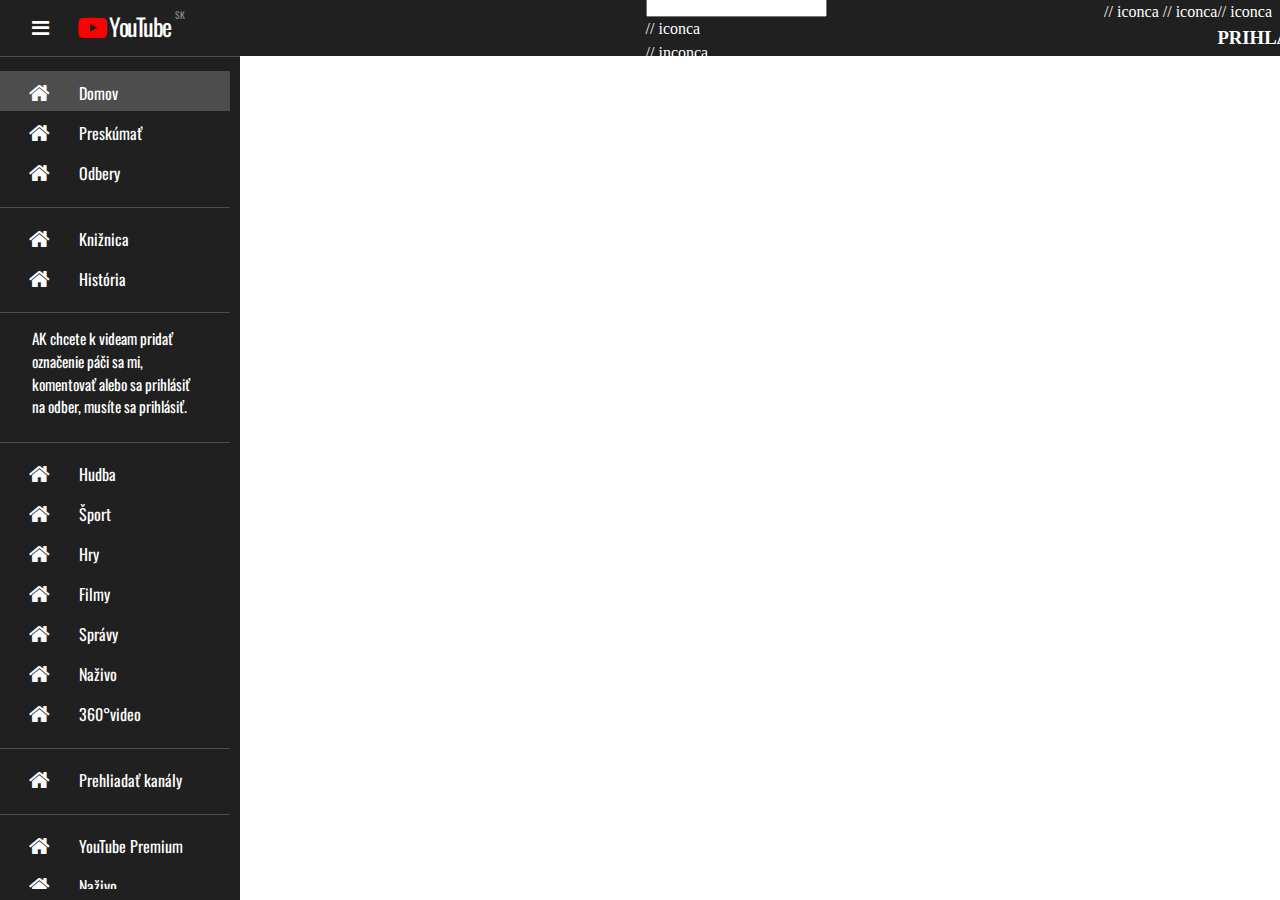
<file: Youtube/index.html>
<!DOCTYPE html>
<html lang="en">
<head>
    <meta charset="UTF-8">
    <meta http-equiv="X-UA-Compatible" content="IE=edge">
    <meta name="viewport" content="width=device-width, initial-scale=1.0">
    <link rel="stylesheet" href="style.css">
    <link rel="stylesheet" href="font-awesome-4.7.0/css/font-awesome.min.css">
    <link rel="preconnect" href="https://fonts.googleapis.com">
    <link rel="preconnect" href="https://fonts.gstatic.com" crossorigin>
    <link href="https://fonts.googleapis.com/css2?family=Oswald:wght@500&display=swap" rel="stylesheet">

    <title>Document</title>
</head>
<body>
    <aside>
        <header>
            <i class="fa fa-bars" aria-hidden="true"></i>
            <div class="Youtube">
                <i class="fa fa-youtube-play" aria-hidden="true"></i>
                <p>YouTube</p>
            </div>
        </header>
        <main>
            <div class="content">
                <div class="content-box">
                    <div class="content-sides">
                        <i class="fa fa-home" aria-hidden="true"></i>
                        <p>Domov</p>
                    </div>
                </div>
                <div class="content-box">
                    <div class="content-sides">
                        <i class="fa fa-home" aria-hidden="true"></i>
                        <p>Preskúmať</p>
                    </div>
                </div>
                <div class="content-box">
                    <div class="content-sides">
                        <i class="fa fa-home" aria-hidden="true"></i>
                        <p>Odbery</p>
                    </div>
                </div>
            </div>
            <div class="content">
                <div class="content-box">
                    <div class="content-sides">
                        <i class="fa fa-home" aria-hidden="true"></i>
                        <p>Knižnica</p>
                    </div>
                </div>
                <div class="content-box">
                    <div class="content-sides">
                        <i class="fa fa-home" aria-hidden="true"></i>
                        <p>História</p>
                    </div>
                </div>
            </div>
            <div class="content">
                <div class="content-box">
                    <div class="content-text">
                        <p>AK chcete k videam pridať označenie páči sa mi, komentovať alebo sa prihlásiť na odber, musíte sa prihlásiť.</p>
                    </div>
                </div>
            </div>
            <div class="content">
                <div class="content-box">
                    <div class="content-sides">
                        <i class="fa fa-home" aria-hidden="true"></i>
                        <p>Hudba</p>
                    </div>
                </div>
                <div class="content-box">
                    <div class="content-sides">
                        <i class="fa fa-home" aria-hidden="true"></i>
                        <p>Šport</p>
                    </div>
                </div>
                <div class="content-box">
                    <div class="content-sides">
                        <i class="fa fa-home" aria-hidden="true"></i>
                        <p>Hry</p>
                    </div>
                </div>
                <div class="content-box">
                    <div class="content-sides">
                        <i class="fa fa-home" aria-hidden="true"></i>
                        <p>Filmy</p>
                    </div>
                </div>
                <div class="content-box">
                    <div class="content-sides">
                        <i class="fa fa-home" aria-hidden="true"></i>
                        <p>Správy</p>
                    </div>
                </div>
                <div class="content-box">
                    <div class="content-sides">
                        <i class="fa fa-home" aria-hidden="true"></i>
                        <p>Naživo</p>
                    </div>
                </div>
                <div class="content-box">
                    <div class="content-sides">
                        <i class="fa fa-home" aria-hidden="true"></i>
                        <p>360°video</p>
                    </div>
                </div>
            </div>
            <div class="content">
                <div class="content-box">
                    <div class="content-sides">
                        <i class="fa fa-home" aria-hidden="true"></i>
                        <p>Prehliadať kanály</p>
                    </div>
                </div>
            </div><div class="content">
                <div class="content-box">
                    <div class="content-sides">
                        <i class="fa fa-home" aria-hidden="true"></i>
                        <p>YouTube Premium</p>
                    </div>
                </div>
                <div class="content-box">
                    <div class="content-sides">
                        <i class="fa fa-home" aria-hidden="true"></i>
                        <p>Naživo</p>
                    </div>
                </div>
            </div>
        </div><div class="content">
            <div class="content-box">
                <div class="content-sides">
                    <i class="fa fa-home" aria-hidden="true"></i>
                    <p>Nastavenia</p>
                </div>
            </div>
            <div class="content-box">
                <div class="content-sides">
                    <i class="fa fa-home" aria-hidden="true"></i>
                    <p>História prehľadov</p>
                </div>
            </div>
            <div class="content-box">
                <div class="content-sides">
                    <i class="fa fa-home" aria-hidden="true"></i>
                    <p>Pomocník</p>
                </div>
            </div>
            <div class="content-box">
                <div class="content-sides">
                    <i class="fa fa-home" aria-hidden="true"></i>
                    <p>Preskúmať</p>
                </div>
            </div>
            <div class="content-box">
                <div class="content-sides">
                    <i class="fa fa-home" aria-hidden="true"></i>
                    <p>Domov</p>
                </div>
            </div>
            <div class="content-box">
                <div class="content-sides">
                    <i class="fa fa-home" aria-hidden="true"></i>
                    <p>Preskúmať</p>
                </div>
            </div>
        </div>
        <div class="content">
            <div class="content-box">
                <div class="content-text">
                    <p>AK chcete k videam pridať označenie páči sa mi, komentovať alebo sa prihlásiť na odber, musíte sa prihlásiť.</p>
                </div>
            </div>
        </div>
        </main>
    </aside>

    <section id="nav-top">
        <div class="nav-1center">
            <div>
                <div>
                    <input type="text">
                    <div>
                        // iconca
                    </div>
                </div>
                // inconca
            </div>
        </div>
        <div class="nav-1right">
            // iconca 
            // iconca 
            <div>
                // iconca
                <div class="">
                    <h3>PRIHLÁSIŤ SA</h3>
                </div>
            </div>
        </div>
    </section>
</body>
</html>
</file>
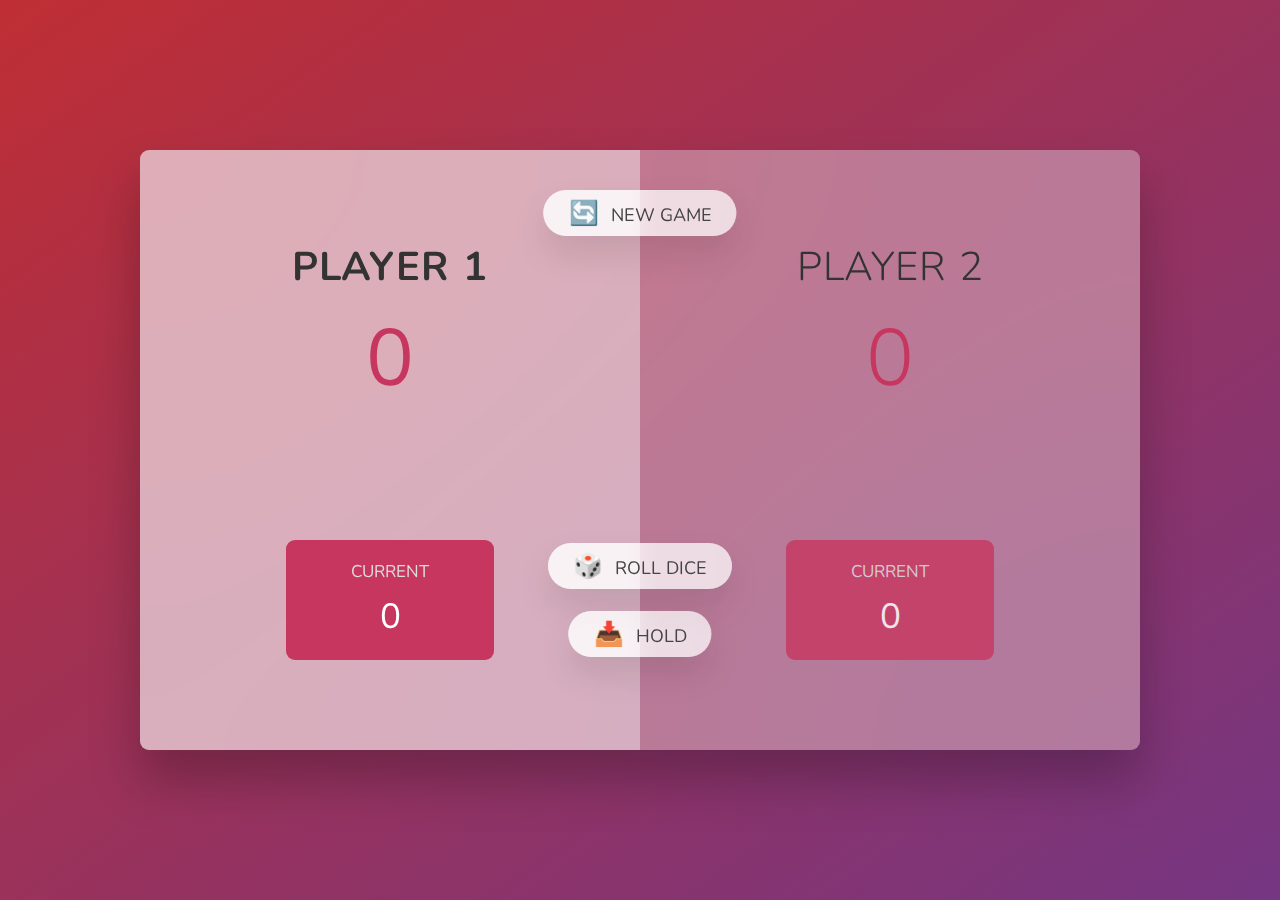
<file: 07-Pig-Game/final/index.html>
<!DOCTYPE html>
<html lang="en">
  <head>
    <meta charset="UTF-8" />
    <meta name="viewport" content="width=device-width, initial-scale=1.0" />
    <meta http-equiv="X-UA-Compatible" content="ie=edge" />
    <link rel="stylesheet" href="style.css" />
    <title>Pig Game</title>
  </head>
  <body>
    <main>
      <section class="player player--0 player--active">
        <h2 class="name" id="name--0">Player 1</h2>
        <p class="score" id="score--0">43</p>
        <div class="current">
          <p class="current-label">Current</p>
          <p class="current-score" id="current--0">0</p>
        </div>
      </section>
      <section class="player player--1">
        <h2 class="name" id="name--1">Player 2</h2>
        <p class="score" id="score--1">24</p>
        <div class="current">
          <p class="current-label">Current</p>
          <p class="current-score" id="current--1">0</p>
        </div>
      </section>

      <img src="dice-5.png" alt="Playing dice" class="dice" />
      <button class="btn btn--new">🔄 New game</button>
      <button class="btn btn--roll">🎲 Roll dice</button>
      <button class="btn btn--hold">📥 Hold</button>
    </main>
    <script src="script.js"></script>
  </body>
</html>
</file>
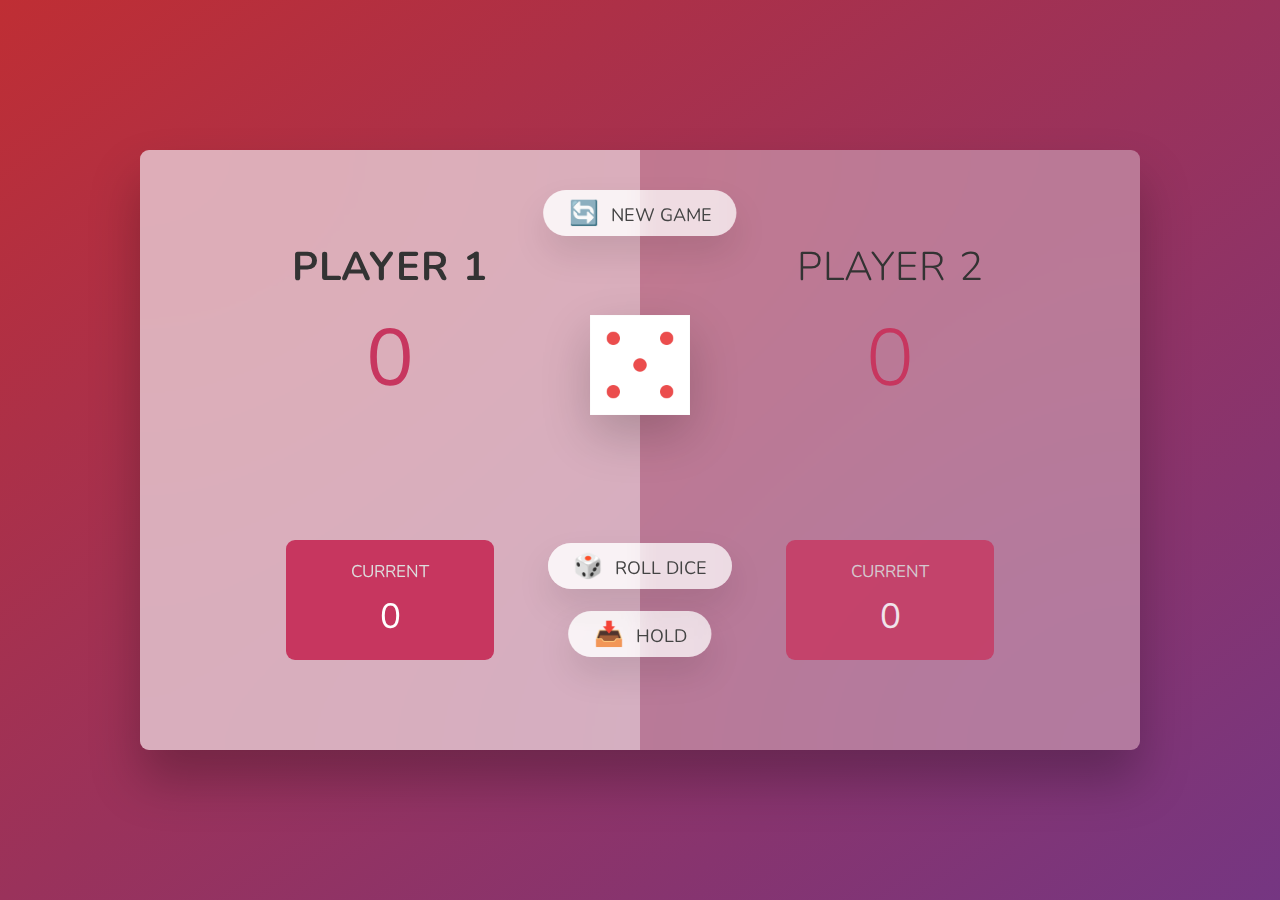
<file: 07-Pig-Game/starter/index.html>
<!DOCTYPE html>
<html lang="en">
  <head>
    <meta charset="UTF-8" />
    <meta name="viewport" content="width=device-width, initial-scale=1.0" />
    <meta http-equiv="X-UA-Compatible" content="ie=edge" />
    <link rel="stylesheet" href="style.css" />
    <title>Pig Game</title>
  </head>
  <body>
    <main>
      <section class="player player--0 player--active">
        <h2 class="name" id="name--0">Player 1</h2>
        <p class="score" id="score--0">0</p>
        <div class="current">
          <p class="current-label">Current</p>
          <p class="current-score" id="current--0">0</p>
        </div>
      </section>
      <section class="player player--1">
        <h2 class="name" id="name--1">Player 2</h2>
        <p class="score" id="score--1">0</p>
        <div class="current">
          <p class="current-label">Current</p>
          <p class="current-score" id="current--1">0</p>
        </div>
      </section>

      <img src="dice-5.png" alt="Playing dice" class="dice" />
      <button class="btn btn--new">🔄 New game</button>
      <button class="btn btn--roll">🎲 Roll dice</button>
      <button class="btn btn--hold">📥 Hold</button>
    </main>
    <script src="script.js"></script>
  </body>
</html>
</file>
<file: Cream-shop/style.css>
@import url("https://fonts.googleapis.com/css2?family=Hind+Madurai:wght@300&family=Lobster&display=swap");
:root {
  --clr-neutral-1: #bdcec8;
  --clr-neutral-2: rgb(254, 254, 254);
  --clr-neutral-3: rgb(231, 141, 160);
  --clr-neutral-4: #f8eaed;
  /*#F8EAED*/
}
* {
  margin: 0px;
  padding: 0px;
  line-height: 1.5;
}
*,
*::after,
*::before {
  box-sizing: border-box;
}
ul,
li {
  list-style: none;
  display: inline-flex;
  align-items: center;
  justify-content: flex-end;
  color: white;
}
html:focus-within {
  scroll-behavior: smooth;
}
html {
  behavior: smooth;
}
body {
  width: 100%;
  min-width: 380px;
  height: 100%;
  overflow-x: hidden;
  background-color: var(--clr-neutral-3);
}
#nav {
  z-index: 100;
}
nav {
  width: 100%;
  height: 5rem;
  display: inline-flex;
  background-color: var(--clr-neutral-3);
  overflow: hidden;
}
nav div {
  flex: 4;
  display: inline-flex;
  align-items: center;
  justify-content: start;
  animation: starterUpNav 1.5s ease-in-out 100ms;
}
nav div p {
  margin-left: 3rem;
  font-size: 2.5rem;
  color: var(--clr-neutral-2);
}
nav ul {
  flex: 5;
  margin-right: 4rem;
  animation: starterUpNav 1.5s ease-in-out 100ms;
}
nav li {
  padding: 0.25rem 3rem;
  font-size: 1.75rem;
  font-family: "Hind Madurai", sans-serif;
}
nav li:not(:last-of-type) {
  border-right: 2px solid white;
}
.page-one {
  width: 100%;
  min-height: 40em;
  height: 100vh;
  background-color: var(--clr-neutral-2);
  margin-top: -5rem;
  overflow: hidden;
  position: relative;
  z-index: -1;
}
.first-svg {
  position: absolute;
  bottom: -16rem;
  left: -14rem;
  width: 1000px;
  height: 1000px;
}
.second-svg {
  position: absolute;
  bottom: -22rem;
  left: 5rem;
  width: 1000px;
  height: 1000px;
}
.third-page {
  position: absolute;
  bottom: -22rem;
  left: 14rem;
  width: 1000px;
  height: 1000px;
}
.page-one-img {
  position: absolute;
  bottom: -3rem;
  left: -5rem;
}
.page-one aside {
  width: 300px;
  position: absolute;
  right: 20%;
  top: 70%;
  transform: translate(-20%, -70%);
  height: auto;
  min-height: 350px;
}
.page-one aside h1 {
  font-size: 8rem;
  line-height: 0.8;
  color: var(--clr-neutral-3);
  font-family: "Lobster", cursive;
  font-weight: lighter;
  /*animation: starterUp 1s ease-in-out 0ms;*/
  opacity: 0;
  transform: translateY(18px);
  transition: transform 800ms 50ms ease-in-out, opacity 1s 0.25s ease-in-out;
  will-change: transform, opacity;
}
.page-one aside h3 {
  font-size: 3rem;
  line-height: 2;
  color: #9e9e9e;
  font-family: "Hind Madurai", sans-serif;
  font-weight: lighter;
  /*animation: starterUp 1.25s ease-in-out 100ms;*/
  opacity: 0;
  transform: translateY(15px);
  transition: transform 800ms 150ms ease-in-out, opacity 1s 0.25s ease-in-out;
  will-change: transform, opacity;
}
.page-one aside p {
  font-size: 1.25rem;
  font-family: "Hind Madurai", sans-serif;
  /*animation: starterUp 1.45s ease-in-out 200ms;*/
  opacity: 0;
  transform: translateY(12px);
  transition: transform 800ms 250ms ease-in-out, opacity 1s 0.25s ease-in-out;
  will-change: transform, opacity;
}
aside button {
  margin-block: 2.5rem;
  padding: 0.25rem 2.25rem;
  outline: none;
  border: none;
  font-size: 2rem;
  color: white;
  font-family: "Hind Madurai", sans-serif;
  border-radius: 3px;
  background-color: var(--clr-neutral-3);
  /*animation: starterUp 1.45s ease-in-out 200ms;*/
  opacity: 0;
  transform: translateY(10px);
  transition: transform 800ms 350ms ease-in-out, opacity 1s 0.25s ease-in-out;
  will-change: transform, opacity;
}
.page-two {
  width: 100%;
  min-height: 45em;
  max-height: 120em;
  height: auto;
  background-color: white;
  overflow: hidden;
  position: relative;
  display: grid;
  place-items: center;
  clip-path: polygon(100% 100px, 0 0, 0 100%, 100% 100%);
}
.page-two_padd {
  width: 80%;
  margin-inline: 10%;
  height: auto;
  max-height: 120em;
  min-height: 30em;
  display: flex;
  align-items: center;
  flex-wrap: wrap;
  justify-content: center;
}
.wrapper-page-two {
  width: 300px;
  height: auto;
  display: flex;
  align-items: center;
  flex-direction: column;
  text-align: center;
  margin: 4rem 3rem;
}
.wrapper-page-two img {
  width: 200px;
  /*animation: starterUp 1.25s ease-in-out 100ms;*/
  opacity: 0;
  transform: translateY(12px);
  transition: transform 700ms 250ms ease-in-out, opacity 1s 0.25s ease-in-out;
  will-change: transform, opacity;
}
.wrapper-page-two h2 {
  font-size: 3.5rem;
  font-family: "Lobster", cursive;
  color: var(--clr-neutral-3);
  font-weight: lighter;
  /*animation: starterUp 1.25s ease-in-out 300ms;*/
  opacity: 0;
  transform: translateY(12px);
  transition: transform 700ms 250ms ease-in-out, opacity 1s 0.25s ease-in-out;
  will-change: transform, opacity;
}
.wrapper-page-two:nth-child(2) h2 {
  color: #bdcec8;
}
.wrapper-page-two p {
  width: 80%;
  /*animation: starterUp 1.45s ease-in-out 200ms;*/
  opacity: 0;
  transform: translateY(12px);
  transition: transform 700ms 250ms ease-in-out, opacity 1s 0.25s ease-in-out;
  will-change: transform, opacity;
}
.wrapper-btn {
  font-size: 1.5rem;
  padding: 0.125rem 2rem;
  border: none;
  background-color: var(--clr-neutral-3);
  color: white;
  margin-block: 2rem;
  /*animation: starterUp 1.5s ease-in-out 200ms;*/
  opacity: 0;
  transform: translateY(12px);
  transition: transform 700ms 250ms ease-in-out, opacity 1s 0.25s ease-in-out;
  will-change: transform, opacity;
}
.page-third {
  width: 100%;
  min-height: 45em;
  max-height: 120em;
  height: auto;
  background-color: white;
  position: relative;
  overflow: hidden;
}
.page-third-svg_f {
  position: absolute;
  bottom: -24rem;
  left: -13rem;
  width: 1100px;
  height: 1100px;
  z-index: 5;
  overflow-y: visible;
  overflow-x: hidden;
}
.page3_img {
  position: absolute;
  width: 700px;
  height: 650px;
  bottom: 2.5em;
  left: 10%;
  z-index: 6;
  border-radius: 800px 160% 110% 130%;
  background: url(/Cream-shop/pexels-charlotte-may-5947107.jpg);
  background-size: cover;
  background-position: center;
  background-repeat: no-repeat;
  animation: starterUp 1.5s ease-in-out 100ms;
}
.aside-content_page3 {
  position: absolute;
  right: 10%;
  top: 50%;
  transform: translate(-10%, -50%);
  width: 100%;
  min-width: 280px;
  max-width: 350px;
  height: auto;
  min-height: 350px;
  z-index: 7;
}
.aside-content_page3 h1 {
  font-size: 6rem;
  font-family: "Lobster", cursive;
  color: var(--clr-neutral-3);
  opacity: 0;
  transform: translateY(15px);
  transition: transform 800ms 150ms ease-in-out, opacity 1s 0.25s ease-in-out;
  will-change: transform, opacity;
}
.aside-content_page3 h3 {
  font-size: 1.5rem;
  color: #9e9e9e;
  font-family: "Hind Madurai", sans-serif;
  opacity: 0;
  transform: translateY(15px);
  transition: transform 800ms 150ms ease-in-out, opacity 1s 0.25s ease-in-out;
  will-change: transform, opacity;
}
.aside-content_page3 p {
  padding-block: 1.5rem;
  opacity: 0;
  transform: translateY(15px);
  transition: transform 800ms 150ms ease-in-out, opacity 1s 0.25s ease-in-out;
  will-change: transform, opacity;
}
.four-page {
  width: 100%;
  min-height: 45em;
  height: auto;
  background-color: white;
  position: relative;
  z-index: 3;
}
.four-page_padd {
  padding: 10rem 10% 5rem 10%;
  width: 100%;
  min-height: 45em;
  height: 100%;
  display: flex;
  justify-content: center;
  flex-direction: column;
  align-items: center;
}
.four-page_padd h1 {
  font-size: 4rem;
  width: 100%;
  margin-top: 3.5rem;
  font-weight: lighter;
  font-family: "Lobster", cursive;
  color: var(--clr-neutral-3);
}
.grid_template {
  min-height: 60em;
  height: 100%;
  width: 100%;
  max-width: 1500px;
  display: flex;
  flex-wrap: wrap;
  justify-content: space-evenly;
  margin-top: 4rem;
  /*grid-template-columns: repeat(3, minmax(auto, 1fr));
  grid-template-rows: repeat(2, 1fr);
  grid-gap: 1rem 2.5rem;*/
}
.wrapper-container {
  width: 350px;
  height: 100%;
  max-height: 500px;
  display: flex;
  justify-content: center;
  align-items: center;
  flex-direction: column;
  margin: 0 1rem 32px;
}
.wrapper-container h2 {
  padding: 1rem 0;
  font-size: 1.75rem;
  font-family: "Hind Madurai", sans-serif;
  color: #9e9e9e;
  font-weight: lighter;
}
.wrapper-container .wrapper-btn {
  opacity: 1;
  margin: -12px 0 0 0;
}
.img-container {
  width: 100%;
  height: 300px;
  display: flex;
  justify-content: center;
  align-items: center;
  position: relative;
}
.img-container img {
  height: 100%;
  border-radius: 20px;
}
.ending-page {
  width: 100%;
  min-width: 380px;
  height: 100%;
  min-height: 35em;
}
footer {
  width: 100%;
  padding: 0 2rem;
  height: 100%;
}
.title-footer {
  width: 100%;
  display: flex;
  justify-content: center;
  align-items: center;
  flex-direction: column;
  padding: 1rem 0 0 0;
}
.title-footer h2,
.title-footer p {
  width: max-content;
  color: white;
}
.title-footer h2 {
  font-size: 3rem;
  margin-bottom: -14px;
  font-family: "Lobster", cursive;
}
.title-footer p {
  font-size: 3rem;
  letter-spacing: 2.5px;
  font-weight: lighter;
  font-family: "Hind Madurai", sans-serif;
}
.footer_main {
  width: 100%;
  height: 100%;
  display: flex;
  flex-wrap: wrap;
  justify-content: space-around;
  padding: 1.5rem 0 4rem;
}
.main-links,
.main-contact {
  width: 100%;
  min-width: 300px;
  max-width: 350px;
}
.main-links h3,
.main-contact h3,
.main-medias h3 {
  font-size: 2.5rem;
  color: white;
  font-family: "Lobster", cursive;
  letter-spacing: 3px;
  padding: 0.5rem;
}
.main-links ul,
.main-contact ul,
.main-medias ul {
  display: flex;
  flex-direction: column;
  align-items: flex-start;
  justify-content: start;
}
.main-links li,
.main-contact li {
  padding: 0.5rem;
  font-size: 1.25rem;
  font-family: "Hind Madurai", sans-serif;
}
/*
ANIMACIA NA JAVSCRIPT
*/
.js_scrolling {
  opacity: 0;
  transform: translateY(20%);
  transition: 700ms ease-in-out;
}
.js_scrolling.scrolled {
  opacity: 1;
  transform: translateY(0%);
}
.page-one aside h1.is-visible,
.page-one aside h3.is-visible,
.page-one aside p.is-visible,
aside button.is-visible {
  opacity: 1;
  transform: translateY(-32px);
}
.wrapper-page-two img.is-visible,
.wrapper-page-two h2.is-visible,
.wrapper-page-two p.is-visible,
.wrapper-btn.is-visible {
  opacity: 1;
  transform: translateY(-26px);
}
.aside-content_page3 h1.is-visible,
.aside-content_page3 h3.is-visible,
.aside-content_page3 p.is-visible,
.aside-content_page3 .wrapper-btn.is-visible {
  opacity: 1;
  transform: translateX(-26px);
}
/*
  ANIMAVIA
*/
@keyframes starterUp {
  from {
    opacity: 0;
    transform: translateY(40%);
  }
  to {
    opacity: 1;
    transform: translateY(0%);
  }
}
@keyframes starterUpNav {
  from {
    opacity: 0;
    transform: translateY(-100%);
  }
  to {
    opacity: 1;
    transform: translateY(0%);
  }
}
/**
MEDIA QUERRY SECTION
*/
@media screen and (max-width: 800px) {
  .page-one aside h1 {
    font-size: 6.5rem;
  }
}
@media screen and (max-width: 500px) {
  .page-one aside {
    right: 10%;
    transform: translate(-10%, -70%);
  }
  .page-one aside h1 {
    font-size: 5.5rem;
  }
  .aside-content_page3 {
    right: -10%;
    transform: translate(-10%, -70%);
  }
}
</file>
<file: Guess My Number/style.css>
@import url('https://fonts.googleapis.com/css?family=Press+Start+2P&display=swap');
* {
  margin: 0;
  padding: 0;
  box-sizing: inherit;
}
html {
  font-size: 62.5%;
  box-sizing: border-box;
}
body {
  font-family: 'Press Start 2P', sans-serif;
  color: #eee;
  background-color: #222;
  /* background-color: #60b347; */
}
/* LAYOUT */
header {
  position: relative;
  height: 35vh;
  border-bottom: 7px solid #eee;
}

main {
  height: 65vh;
  color: #eee;
  display: flex;
  align-items: center;
  justify-content: space-around;
}

.left {
  width: 52rem;
  display: flex;
  flex-direction: column;
  align-items: center;
}

.right {
  width: 52rem;
  font-size: 2rem;
}

/* ELEMENTS STYLE */
h1 {
  font-size: 4rem;
  text-align: center;
  position: absolute;
  width: 100%;
  top: 52%;
  left: 50%;
  transform: translate(-50%, -50%);
}

.number {
  background: #eee;
  color: #333;
  font-size: 6rem;
  width: 15rem;
  padding: 3rem 0rem;
  text-align: center;
  position: absolute;
  bottom: 0;
  left: 50%;
  transform: translate(-50%, 50%);
}

.between {
  font-size: 1.4rem;
  position: absolute;
  top: 2rem;
  right: 2rem;
}

.again {
  position: absolute;
  top: 2rem;
  left: 2rem;
}

.guess {
  background: none;
  border: 4px solid #eee;
  font-family: inherit;
  color: inherit;
  font-size: 5rem;
  padding: 2.5rem;
  width: 25rem;
  text-align: center;
  display: block;
  margin-bottom: 3rem;
}

.btn {
  border: none;
  background-color: #eee;
  color: #222;
  font-size: 2rem;
  font-family: inherit;
  padding: 2rem 3rem;
  cursor: pointer;
}

.btn:hover {
  background-color: #ccc;
}

.message {
  margin-bottom: 8rem;
  height: 3rem;
}

.label-score {
  margin-bottom: 2rem;
}
</file>
<file: Keramika-Shop/style.css>
:root {
  --clr-neutral-1: rgb(18, 18, 18);
  --clr-neutral-2: rgb(254, 254, 254);
  --clr-neutral-3: rgb(194, 197, 190);
}
* {
  margin: 0px;
  padding: 0px;
  line-height: 1.5;
}
*,
*::after,
*::before {
  box-sizing: border-box;
}
html {
  background-color: var(--clr-neutral-3);
}
body {
  width: 100%;
  min-width: 379 px;
  height: 100%;
  min-height: 100vh;
  background-color: var(--clr-neutral-2);
}
a {
  text-decoration: none;
  color: var(--clr-neutral-);
}
.modal {
  position: fixed;
  top: 0;
  bottom: 0;
  left: 0;
  right: 0;
  background-color: var(--clr-neutral-2);
  transform: scale(0);
}
.modal.active {
  transform: scale(1);
  z-index: 10;
}
.nav-bar_padd {
  width: 100%;
  height: 100%;
  padding: 10vh 2rem 2rem 2rem;
}
.nav-bar_padd_X {
  width: 100%;
  height: 50px;
  display: flex;
  align-items: center;
  justify-content: end;
  font-size: 26px;
}
.nav-bar_padd-slices {
  width: 100%;
  height: auto;
  display: flex;
  flex-direction: column;
  justify-content: start;
}
.nav-bar_padd-slices_search {
  width: 100%;
  margin-bottom: 26px;
}
.nav-bar_padd-slices_search input {
  border: none;
  font-size: 16px;
  width: 100%;
  padding: 0 0 8px 0;
  border-bottom: 2px solid black;
}
.nav-bar_padd-slices_buttons {
  width: 100%;
}
[class|="menu"] {
  padding: 1.5rem 0 1.5rem 0.5rem;
  font-size: 1.5rem;
}
.main {
  width: 100%;
  height: 100vh;
  background-image: url(/Keramika-Shop/img/5.jpg);
  background-position: center;
  background-size: cover;
  background-repeat: no-repeat;
  overflow: hidden;
  position: relative;
}
button {
  width: 60%;
  height: 50%;
  display: flex;
  justify-content: center;
  align-items: center;
  font-size: 2rem;
  background: none;
  border: none;
  z-index: 10;
}
nav {
  position: absolute;
  top: 0;
  left: 0;
  height: 10vh;
  width: 100%;
  display: flex;
  justify-content: space-between;
}
.open-bar {
  display: flex;
  justify-content: center;
  align-items: center;
  width: 100%;
  max-width: 200px;
}
.title {
  position: absolute;
  top: 40%;
  left: 50%;
  transform: translate(-55%, -40%);
  width: 50%;
  height: 60%;
  display: flex;
  flex-direction: column;
  text-align: center;
  justify-content: space-around;
  position: relative;
}
.title h1 {
  font-size: 3.5rem;
}
.title h3 {
  font-size: 2rem;
  position: relative;
}
.title h3::after {
  position: absolute;
  content: "";
  bottom: -4px;
  left: 50%;
  transform: translate(-50%);
  background-color: var(--clr-neutral-1);
  width: 60px;
  height: 2px;
}
.coment {
  width: 100%;
  height: 50vh;
  position: relative;
}
.coment-content {
  position: absolute;
  top: 50%;
  left: 50%;
  width: 50%;
  transform: translate(-50%, -50%);
  text-align: center;
  font-size: 1.125rem;
}
.coment-content::after {
  position: absolute;
  content: "";
  bottom: -40px;
  left: 50%;
  transform: translate(-50%);
  background-color: var(--clr-neutral-1);
  width: 50%;
  height: 2px;
}
.news {
  width: 90%;
  height: auto;
  min-height: 50vh;
  overflow: hidden;
  position: relative;
  display: grid;
  place-items: center;
  margin: 2rem 0;
  margin-left: auto;
  margin-right: auto;
}
.news-content {
  width: 90%;
  height: 100%;
  max-height: 100%;
  display: flex;
  flex-direction: column;
  justify-content: space-between;
  text-align: left;
  margin-left: auto;
  margin-right: auto;
}
.news-content_container {
  width: 80vw;
  height: 85%;
  display: flex;
  justify-content: space-between;
  overflow: hidden;
  overflow-x: visible;
}
.news-content_container-slider {
  height: 100%;
  width: 100%;
  min-width: 1200px;
  display: flex;
  flex-direction: row;
  justify-content: center;
}
.news-content_container-slices {
  width: 300px;
  height: 100%;
  margin-right: 2rem;
}
.news-content_container-slices_back {
  width: 100%;
  height: 80%;
  background-image: url(/Keramika-Shop/img/4.jpeg);
  background-position: center;
  background-size: cover;
}
.container-slices_text {
  width: 100%;
  height: 20%;
  display: inline-flex;
  align-items: center;
  justify-content: space-between;
}
.story {
  width: 100%;
  height: 50vh;
  position: relative;
  display: grid;
  place-items: center;
}
.story-padd {
  width: 70%;
  height: 60%;
  background-image: url(/Keramika-Shop/img/1.jpeg);
  background-position: center bottom;
  background-size: cover;
  position: relative;
  overflow: hidden;
}
.story-padd_p {
  position: absolute;
  top: 50%;
  left: 50%;
  text-align: center;
  transform: translate(-50%, -50%);
  font-size: 2.25rem;
  transition: transform 500ms ease-in-out;
}
.story-padd_p::after {
  content: "";
  position: absolute;
  width: 100%;
  height: 2px;
  background: black;
  left: 0;
  bottom: 0;
}
.story-padd_context {
  display: block;
  position: absolute;
  width: 100%;
  height: 100%;
  transform: translateY(100%);
  color: white;
  background: linear-gradient(
    to top,
    rgba(0, 0, 0, 0.9) 20%,
    rgba(0, 0, 0, 0.7),
    rgba(0, 0, 0, 0.2),
    rgba(0, 0, 0, 0)
  );
  transition: transform 500ms ease;
}
.story-padd:hover .story-padd_context,
.story-padd:focus-within .story-padd_context {
  transform: translateY(0);
  transition: transform 500ms ease-in-out;
  transition-delay: 300ms;
}
.story-padd:hover .story-padd_p,
.story-padd:focus-within .story-padd_p {
  transform: translate(-50%, -200%);
  transition: transform 500ms ease-in-out;
}
.story-padd_context p {
  position: absolute;
  top: 60%;
  left: 20%;
  width: auto;
  max-width: 200pt;
  min-width: 180pt;
  font-size: 1.2rem;
  transform: translate(-10%, -10%);
}
.gallery1 {
  width: 90%;
  height: auto;
  min-height: 75vh;
  display: grid;
  place-items: center;
  overflow: hidden;
  position: relative;
  margin: 2rem auto;
  margin-left: auto;
  margin-right: auto;
}
.gallery-content {
  width: 90%;
  height: 100%;
  display: flex;
  justify-content: space-between;
  flex-direction: column;
  text-align: left;
  margin-left: auto;
  margin-right: auto;
}
.gallery-content_container {
  width: 80vw;
  height: 90%;
  display: flex;
  justify-content: space-between;
  overflow: hidden;
  overflow-x: visible;
}
.gallery-content_container-slider {
  width: 100%;
  height: 100%;
  display: grid;
  grid-template-columns: 2fr 2fr;
  grid-template-rows: 1fr 1fr;
  grid-column-gap: 1rem;
  grid-row-gap: 2rem;
}
.gallery-content_container-slices {
  width: 100%;
  height: 100%;
}
.gallery-content_container-slices_back {
  width: 100%;
  height: 100%;
  background-image: url(/Keramika-Shop/img/3.jpeg);
  background-position: center;
  background-size: cover;
  position: relative;
}
.prvy {
  grid-column: 1/2;
  grid-row: 1/3;
}
.druhy {
  grid-column: 2/3;
  grid-row: 1/2;
}
.treti {
  grid-column: 2/3;
  grid-row: 2/3;
}
.gallery-content_container-slices_text-area {
  position: absolute;
  bottom: 5%;
  left: 20%;
  transform: translate(-20%, -5%);
  width: 150px;
  height: 50px;
  font-size: 1.75rem;
}
footer {
  width: 100%;
  height: 20vh;
  display: flex;
  position: relative;
  justify-content: center;
  align-items: center;
  flex-direction: column;
}
footer div {
  position: relative;
}
footer div::after {
  position: absolute;
  width: 200px;
  height: 2px;
  background: black;
  content: "";
  top: -38px;
  left: -150%;
}
@media screen and (min-width: 1024px) {
  .story-padd {
    width: 50%;
  }
  .title h1 {
    font-size: 4.5rem;
  }

  .nav-bar_padd-slices {
    width: 450px;
  }
}
@media screen and (max-width: 1023px) {
  /*Prva sekcia*/
  .title h3::after {
    width: 60px;
    height: 2px;
  }
  .nav-bar_padd-slices {
    max-width: 350px;
  }
  /*Druha sekcia*/
  .coment-content::after {
    bottom: -40px;
    left: 50%;
    width: 50%;
    height: 2px;
  }

  /*tretia sekcia*/
  .news-content_container-slider {
    width: 100%;
    min-width: 1200px;
  }
  .news-content_container-slices {
    width: 300px;
    margin-right: 2rem;
  }

  /*stvrta sekcia*/
  .story-padd {
    width: 70%;
    height: 60%;
  }
  .story-padd_context {
    background: linear-gradient(
      to top,
      rgba(0, 0, 0, 0.9) 20%,
      rgba(0, 0, 0, 0.7),
      rgba(0, 0, 0, 0.2),
      rgba(0, 0, 0, 0)
    );
  }
  .story-padd:hover .story-padd_p,
  .story-padd:focus-within .story-padd_p {
    transform: translate(-50%, -220%);
  }
  .story-padd_context p {
    font-size: 1.2rem;
  }
  .gallery-content_container {
    width: 80vw;
    height: 90%;
  }
}
@media screen and (max-width: 380px) {
  /*nav bar*/
  .nav-bar_padd-slices {
    width: 100%;
  }
  /*prva sekcia*/
  .title h1 {
    font-size: 3rem;
  }
  .title h3::after {
    width: 50px;
    height: 2px;
  }
  .main {
    background-image: url(/Keramika-Shop/img/2.jpeg);
  }
  /*druha sekcia*/
  .coment-content::after {
    bottom: -30px;
    left: 50%;
    width: 50%;
    height: 2px;
  }

  /*tretia sekcia*/
  .news-content_container-slider {
    width: auto;
    min-width: 250vw;
  }
  .news-content_container-slices {
    width: 200px;
    margin-right: 2rem;
  }

  /*stvrta sekcia*/
  .story-padd {
    width: 90%;
    height: 60%;
  }
  .story-padd_context {
    background: linear-gradient(
      to top,
      rgba(0, 0, 0, 0.8) 40%,
      rgba(0, 0, 0, 0.6),
      rgba(0, 0, 0, 0.2),
      rgba(0, 0, 0, 0)
    );
  }
  .story-padd:hover .story-padd_p,
  .story-padd:focus-within .story-padd_p {
    transform: translate(-100%, -200%);
  }
  .story-padd_context p {
    font-size: 1.125rem;
  }
  .gallery-content_container {
    width: 80vw;
    height: 90%;
  }
  .gallery-content_container-slider {
    min-width: 800px;
    display: flex;
    flex-direction: row;
  }
  .gallery-content_container-slices {
    width: 250px;
    height: 100%;
    margin-right: 26px;
  }
  .gallery-content_container-slices_back {
    width: 100%;
    height: 90%;
  }
  .gallery-content_container-slices_text-area {
    position: absolute;
    bottom: 10%;
    left: 20%;
    transform: translate(-20%, -10%);
    width: 150px;
    height: 50px;
    font-size: 1.5rem;
  }
}
</file>
<file: Kitchen-Tables/style.css>
:root {
  --clr-primary-one: rgb(52, 48, 47);
  --clr-primary-two: rgb(192, 157, 119);
  --clr-primary-three: rgb(20, 21, 16);

  --clr-accent-white: rgb(255, 255, 255);
  --clr-accent-black: rgb(0, 0, 0);

  --fw-thin: 100;
  --fw-extra-light: 200;
  --fw-light: 300;
  --fw-regular: 400;
  --fw-medium: 500;
  --fw-semi-bold: 600;
  --fw-bold: 700;

  --fs-primary-100: 0.875rem;
  --fs-primary-200: 1rem;
  --fs-primary-300: 1.125rem;
  --fs-primary-400: 1.25rem;
  --fs-primary-500: 1.5rem;
  --fs-primary-600: 2rem;
  --fs-primary-700: 2.25rem;
  --fs-primary-800: 2.5rem;
  --fs-primary-900: 3.5rem;

  --fs-secondary-100: 0.75rem;
  --fs-secondary-200: 0.875rem;
  --fs-secondary-300: 0.9375rem;
  --fs-secondary-400: 1rem;
  --fs-secondary-500: 1.25rem;
  --fs-secondary-600: 1.5rem;
  --fs-secondary-700: 1.75rem;
  --fs-secondary-800: 2rem;
  --fs-secondary-900: 2.5rem;
  /*   Padding and Margin */

  --size-100: 0.25rem;
  --size-200: 0.5rem;
  --size-300: 0.75rem;
  --size-400: 1rem;
  --size-500: 1.5rem;
  --size-600: 2rem;
  --size-700: 3rem;
  --size-800: 4rem;
  --size-900: 5rem;
}
::marker {
  content: "";
}
::-webkit-scrollbar {
}
::-webkit-scrollbar-thumb {
}
* {
  margin: 0;
  padding: 0;
  font: inherit;
  list-style-type: none;
}
*,
*::before,
*::after {
  box-sizing: border-box;
}
ul[role="list"],
ol[role="list"] {
  list-style: none;
}
html:focus-within {
  scroll-behavior: smooth;
}
html,
body {
  min-width: 360px;
  height: 100%;
  background-color: var(--clr-primary);
}
body {
  text-rendering: optimizeSpeed;
  line-height: 1.5;
  overflow-x: hidden;
  font-family: "Orbitron", sans-serif;
}
a:not([class]) {
  text-decoration-skip-ink: auto;
}
img,
picture,
svg {
  max-width: 100%;
  display: block;
}
@media (prefers-reduced-motion: reduce) {
  html:focus-within {
    scroll-behavior: auto;
  }
  *,
  *::before,
  *::after {
    animation-duration: 0.01ms !important;
    animation-iteration-count: 1 !important;
    transition-duration: 0.01ms !important;
    scroll-behavior: auto !important;
  }
}
header {
  width: 100%;
  height: 100%;
  min-height: 800px;
  background-image: url(/Kitchen-Tables/img/header.jpg);
  background-position: center bottom;
  background-size: cover;
  position: relative;
  display: grid;
  grid-template-columns: 0.75fr 2.5fr 1.5fr;
  grid-template-rows: 10em 0.5fr auto 1fr;
  gap: 1em;
}
header::after {
  width: 100%;
  height: 100%;
  content: "";
  top: 0;
  left: 0;
  position: absolute;
  background-color: rgba(0, 0, 0, 0.4);
  z-index: 1;
}
.burger-section {
  opacity: 0;
  width: 100%;
  height: 100%;
  grid-column: 3/4;
  grid-row: 1/2;
  z-index: 2;
  display: flex;
  align-items: center;
  justify-content: center;
}
.primary-header-nav {
  grid-column: 1/4;
  grid-row: 1/2;
  width: 100%;
  height: 100%;
  display: inline-flex;
  z-index: 2;
  font-family: "Barlow Semi Condensed", sans-serif;
  font-size: var(--fs-primary-400);
}
.header-nav-flex {
  width: 100%;
  height: 100%;
  display: flex;
  align-items: center;
}
.nav-flex-logo {
  flex: 1;
}
.nav-flex-logo svg {
  padding-left: 2em;
}
.nav-flex-content {
  flex: 3;
}
.burger-section svg {
  width: 50px;
}
.nav-flex-content {
  width: 100%;
}
.nav-flex-content ul {
  display: inline-flex;
}
.nav-flex-content ul li {
}
.nav-flex-content ul li a {
  padding: 1em 2em;
  text-decoration: none;
  color: var(--clr-accent-white);
}
.header-content {
  grid-column: 2/3;
  grid-row: 3/4;
  color: var(--clr-accent-white);
  z-index: 2;
  position: relative;
}
.header-content::after {
  position: absolute;
  content: "";
  top: 0;
  left: -2em;
  width: 12px;
  height: 100%;
  background-color: var(--clr-primary-two);
  z-index: 2;
}
.header-content h1 {
  font-size: var(--fs-primary-900);
  font-weight: 900;
}
.header-content p {
  margin-top: 1em;
  font-size: var(--fs-primary-200);
  font-weight: var(--fw-light);
  word-spacing: 8px;
}
.first-sec {
  width: 100%;
  height: auto;
  min-height: 28em;
  display: grid;
  grid-template-columns: 1.5fr 1fr 1fr 2fr 1fr;
  grid-template-rows: 2em 1fr;
  padding-bottom: 2em;
}
.first-sec-container {
  grid-column: 2/6;
  grid-row: 2/3;
  display: flex;
  width: auto;
  flex-direction: row;
  min-height: 500px;
  min-height: 550px;
}
.first-sec-text {
  max-width: 351px;
  min-width: 350px;
  max-height: 500px;
  padding: 3em 2em;
  display: flex;
  align-items: center;
  flex-direction: column;
}
.first-text {
  margin-bottom: 1em;
  font-size: var(--fs-primary-600);
  font-family: "Barlow Semi Condensed", sans-serif;
  position: relative;
}
.first-text::after {
  position: absolute;
  width: 8px;
  height: 100%;
  content: "";
  top: 0;
  left: -1em;
  background-color: var(--clr-primary-two);
  z-index: 2;
}
.first-text-p {
  width: 70%;
  height: 100%;
  color: var(--clr-primary-one);
  font-size: var(--fs-primary-100);
  display: flex;
  flex-direction: column;
  justify-content: space-evenly;
}
.first-text-a {
  margin: 1rem 0;
  text-decoration: none;
  color: var(--clr-primary-two);
}
.first-sec-img {
  width: 100%;
  /*min-width: 900px;*/
  height: auto;
  display: inline-flex;
  background-color: var(--clr-primary-one);
  scroll-snap-type: x mandatory;
  overflow-x: scroll;
}
.first-sec-img::-webkit-scrollbar {
  height: 8px;
  background-color: white;
}
.first-sec-img::-webkit-scrollbar-thumb {
  background-color: var(--clr-primary-two);
}
.img-one,
.img-two,
.img-three {
  background-position: center;
  background-size: cover;
  position: relative;
}
.img-one {
  background-image: url(/Kitchen-Tables/img/1.webp);
}
.img-two {
  background-image: url(/Kitchen-Tables/img/2.jpeg);
}
.img-three {
  background-image: url(/Kitchen-Tables/img/3.webp);
}
.img-one::after,
.img-two::after,
.img-three::after {
  position: absolute;
  content: "";
  top: 0;
  left: 0;
  width: 100%;
  height: 100%;
  background-color: rgba(0, 0, 0, 0.4);
}
.img-sec {
  width: 325px;
  min-width: 324px;
  height: auto;
  display: flex;
  justify-content: center;
  flex-direction: column;
  scroll-snap-align: start;
  position: relative;
  padding-inline: 3em 1em;
  color: var(--clr-accent-white);
  font-size: var(--fs-primary-100);
  font-weight: 100;
}
.img-sec > * {
  z-index: 3;
  padding: 0.5em 0;
}
.img-sec svg {
  width: 60px;
}
.img-sec h2 {
  font-size: var(--fs-primary-600);
  font-family: "Barlow Semi Condensed", sans-serif;
  font-weight: 900;
  position: relative;
}
.img-sec h2::after {
  position: absolute;
  width: 6px;
  height: 100%;
  content: "";
  top: 0;
  left: -1.3em;
  background-color: var(--clr-primary-two);
  z-index: 2;
}
.second-sec {
  width: 100%;
  height: auto;
  min-height: 28em;
  padding: 2em 0 4em;
}
.second-sec-flex {
  display: flex;
  flex-direction: column;
}
.title-second-title {
  width: 100%;
  display: inline-block;
  height: 4em;
}
.title-second-title h2 {
  position: relative;
  font-size: var(--fs-primary-700);
  font-family: "Barlow Semi Condensed", sans-serif;
}
.title-second-title h2::after {
  position: absolute;
  width: 6px;
  height: 100%;
  content: "";
  top: 0;
  left: -1.3em;
  background-color: var(--clr-primary-two);
  z-index: 2;
}
.title-second-content {
  width: 100%;
  height: auto;
  min-height: 24em;
  display: flex;
  flex-direction: row;
  align-items: center;
}
.title-second-content-text {
  width: auto;
  flex: 1;
  display: flex;
  flex-direction: column;
  min-width: 349px;
  max-width: 350px;
  padding: 2em 0;
  font-size: var(--fs-primary-500);
  font-family: "Barlow Semi Condensed", sans-serif;
}
.title-second-content-text h3 {
  position: relative;
  font-size: calc(var(--fs-primary-900) * 2.5);
  z-index: 2;
}
.title-second-content-text h3::before {
  position: absolute;
  content: "";
  bottom: 20px;
  left: -5px;
  width: 60px;
  height: 60px;
  background-color: var(--clr-primary-two);
  z-index: -1;
}
.second-flex {
  width: 100%;
  min-height: 100%;
  display: flex;
  justify-content: center;
  flex-direction: row;
}
.card-flex {
  width: auto;
  display: inline-flex;
  height: 8em;
  margin: 2em 0;
  min-width: 350px;
  max-width: 500px;
  font-size: var(--fs-primary-100);
}
.card-flex h4 {
  font-size: var(--fs-primary-500);
  font-family: "Barlow Semi Condensed", sans-serif;
  font-weight: 900;
  margin-bottom: 0.5em;
}
.card-flex-text {
  max-width: 350px;
}
.center {
  display: grid;
  place-items: center;
  margin-right: 2em;
  position: relative;
}
.flex-card {
  flex: 1;
  display: flex;
  align-items: center;
  flex-direction: column;
  justify-content: space-evenly;
}
.third-sec {
  padding: 2em 0 6em;
}
.third-sec-flex {
  display: flex;
  position: relative;
  flex-direction: column;
}
.title-third-title {
  width: 100%;
  display: inline-block;
  height: 4em;
}
.title-third-title h2 {
  position: relative;
  font-size: var(--fs-primary-700);
  font-family: "Barlow Semi Condensed", sans-serif;
}
.title-third-title h2::after {
  position: absolute;
  width: 6px;
  height: 100%;
  content: "";
  top: 0;
  left: -1.3em;
  background-color: var(--clr-primary-two);
  z-index: 2;
}
.third-sec-content {
  display: flex;
  width: 100%;
  margin-top: 2em;
  min-height: 24em;
}
.third-img {
  flex: 1;
  min-height: 24em;
  background-image: url(/Kitchen-Tables/img/1.webp);
  background-position: center;
  background-size: cover;
}
.third-text {
  flex: 1;
  width: 100%;
  max-height: 300px;
  margin-block: auto 0;
  padding: 2em 1.5em;
  background-color: var(--clr-primary-two);
  color: white;
  font-size: var(--fs-primary-600);
  font-family: "Barlow Semi Condensed", sans-serif;
}
.third-text p {
  font-size: var(--fs-primary-200);
}
.four-section {
  width: 100%;
  padding-bottom: 4em;
}
.four-sec-flex {
}
.title-four-title {
  width: 100%;
  display: inline-block;
  min-height: 6em;
}
.title-four-title h2 {
  position: relative;
  font-size: var(--fs-primary-700);
  font-family: "Barlow Semi Condensed", sans-serif;
}
.title-four-title h2::after {
  position: absolute;
  width: 6px;
  height: 100%;
  content: "";
  top: 0;
  left: -1.3em;
  background-color: var(--clr-primary-two);
  z-index: 2;
}
.four-sec-content {
  min-height: 10em;
  display: flex;
  width: 100%;
  margin-top: 2em;
}
.four-sec-p {
  flex: 1.25;
  display: flex;
  justify-content: center;
  flex-direction: column;
}
.four-sec-p > * {
  margin: 0.5em;
  font-weight: 100;
}
.four-sec-img {
  flex: 3;
  display: inline-flex;
  align-items: center;
  min-width: 450px;
  margin-left: 2em;
  position: relative;
  background-color: var(--clr-primary-one);
  color: var(--clr-accent-white);
}
.four-sec-img::after {
  position: absolute;
  content: "";
  top: 0;
  left: 0;
  width: 12px;
  height: 100%;
  background-color: var(--clr-primary-two);
}
.four-sec-img svg {
  margin-left: 4em;
}
.four-sec-img h5 {
  margin-left: 2em;
  font-size: var(--fs-primary-500);
}
footer {
  background-color: var(--clr-primary-one);
  color: var(--clr-accent-white);
  font-family: "Barlow Semi Condensed", sans-serif;
}
.footer-flex {
  height: auto;
  width: 100%;
  min-height: 28em;
  display: flex;
  flex-direction: column;
}
.footer-flex-cards {
  flex: 7;
  display: flex;
  flex-wrap: wrap;
  align-content: space-around;
  justify-content: center;
}
.footer-flex-cards a {
  color: white;
  text-decoration: none;
  padding: 0.5em 0;
}
.footer-foot {
  flex: 0.5;
  border-top: 1px solid var(--clr-accent-white);
  width: 100%;
  display: flex;
  justify-content: center;
  padding-block: 1em;
}
.flex-cards {
  max-width: 351px;
  min-width: 300px;
  padding: 2em 0;
  display: flex;
  flex-direction: column;
  align-items: center;

  justify-content: flex-start;
}
.flex-cards h1 {
  font-size: var(--fs-primary-600);
}
@media (max-width: 1300px) {
  .second-flex {
    flex-direction: column;
  }
  .title-second-title h2::after,
  .title-third-title h2::after,
  .title-four-title h2::after {
    left: -0.25em;
  }
}
@media (max-width: 1050px) {
  .burger-section {
    opacity: 1;
  }
  .nav-flex-content {
    display: none;
  }
  .first-sec-container {
    grid-column: 1/6;
  }
  .four-sec-content {
    flex-direction: column;
  }
  .four-sec-img {
    margin-left: 0em;
    margin-top: 2em;
    min-height: 8em;
  }
}
@media (max-width: 800px) {
  .title-second-content {
    flex-direction: column;
  }
  .title-second-content-text {
    min-width: 0px;
  }
  .third-sec-content {
    flex-direction: column;
  }
}
@media (max-width: 650px) {
  .burger-section {
    opacity: 1;
  }
  .nav-flex-content {
    display: none;
  }
  .header-content h1 {
    font-size: var(--fs-primary-700);
    font-weight: 900;
  }
  .first-sec-container {
    flex-wrap: wrap;
  }
  .first-sec-img {
    min-height: 400px;
  }
  .third-text {
    height: auto;
    max-height: none;
  }
  .four-sec-img {
    flex-direction: column;
    justify-content: center;
    max-width: 350px;
    min-width: 280px;
  }
  .four-sec-img svg {
    margin: 0;
  }
}
@media (max-width: 35em) {
  .nav-flex-logo svg {
    padding-left: 2em;
  }
  .nav-flex-logo {
    flex: 3;
  }
  .nav-flex-content {
    flex: 2;
  }
}
.container {
  --padding: 4rem;
  width: min(1200px, 100% - var(--padding));
  margin-inline: auto;
  height: 100%;
  min-height: 28em;
}
</file>
<file: SHOP-AR/style.css>
* {
  margin: 0px;
  padding: 0px;
  line-height: 1.5;
}
*,
*::after,
*::before {
  box-sizing: border-box;
}
html:focus-within {
  scroll-behavior: smooth;
}
html {
  behavior: smooth;
}
body {
  width: 100%;
  min-width: 380px;
  height: 100%;
  overflow-x: hidden;
}
nav {
  width: 100%;
  height: 100%;
  display: flex;
}
.nav_section {
  width: 100%;
  height: 8em;
  padding: 2rem 5rem;
  display: flex;
  align-items: center;
  justify-content: space-between;
}
.nav_setion-title {
  width: max-content;
  height: 100%;
  display: inline-flex;
  align-items: center;
  justify-content: flex-start;
}
.nav_setion-title svg {
  width: 5rem;
  height: 3rem;
  display: grid;
  place-items: center;
}
.nav_setion-title span {
  display: inline-flex;
  align-items: center;
  justify-content: flex-start;
  margin-left: 1rem;
  width: max-content;
  height: max-content;
  letter-spacing: 1px;
}
.nav_setion-title span h1 {
  font-size: 1.75rem;
  font-weight: bolder;
  position: relative;
}
.nav_setion-title span h1::after {
  position: absolute;
  content: "AR";
  bottom: -50%;
  left: 0;
  color: #ff9f68;
  font-size: 1rem;
  font-weight: lighter;
}
.nav_setion-title span h2 {
  font-size: 1.5rem;
  font-weight: lighter;
  margin-left: 0.5rem;
}
.nav_section-menu {
  width: max-content;
  height: 100%;
  display: inline-flex;
  align-items: center;
  justify-content: flex-start;
}
.nav_section-menu ul {
  display: inline-flex;
  align-items: center;
  justify-items: center;
  list-style-type: none;
  width: 100%;
  padding: 0.5rem 1rem;
}
.nav_section-menu ul li {
  display: inline-flex;
  align-items: center;
  justify-items: center;
  padding: 0.5rem 1rem;
}
.nav_section-menu ul li a {
  width: max-content;
  font-weight: bolder;
}

header {
  width: 100%;
  height: calc(100vh - 8em);
}
.header_section {
  width: auto;
  height: calc(100vh - 8em);
  margin: 0rem 5rem;
  overflow: hidden;
  perspective: 3px;
  position: relative;
  display: grid;
  place-items: center;
}
.header_section-content {
  width: 100%;
  height: 80%;
  position: relative;
  overflow: hidden;
  background-color: rgb(228, 228, 228);
  /*transform-style: preserve-3d;*/
}
.header_section-img {
  position: absolute;
  width: 300px;
  height: 600px;
  right: 150px;
  bottom: 0;
  background: url(imgs/fashion-men-s-individuality-black-and-white-157675-fococlipping-undefined.png)
    no-repeat;
  background-size: cover;
  background-position: center;
  /*transform: scale(200%);*/
}
.header_section-content span {
  position: absolute;
  top: 50%;
  left: 10%;
  transform: translate(-10%, -50%);
}
.header_section-content span h3 {
  padding: 0.5rem 0;
  font-size: 1.25rem;
}
.header_section-content span h2 {
  padding: 0.25rem 0;
  font-size: 3rem;
  line-height: 1;
  font-weight: bolder;
}
.header_section-content span p:not(button p) {
  padding: 1.25rem 0 2.25rem;
  font-size: 1.75rem;
  letter-spacing: -1px;
  word-spacing: 4px;
}
.header_section-content span h2:nth-child(odd) {
  color: #ff7f35;
}
.header_section-content span button {
  width: clamp(120px, 80%, 190px);
  padding: 0.75rem 0.25rem 0.75rem 1rem;
  outline: none;
  font-size: 0.75rem;
  border: none;
  color: #ffffff;
  background-color: #000000;
  display: inline-flex;
  align-items: center;
  justify-content: space-between;
}
/*
.header_section-content::after {
  content: "";
  display: block;
  position: absolute;
  width: 80%;
  height: 85%;
  left: 0;
  bottom: 0;
  background: url(imgs/fashion-men-s-individuality-black-and-white-157675-fococlipping-undefined.png)
    no-repeat;
  transform: translateZ(-2px) scale(200%);
}*/

main {
  height: 25em;
  width: 100%;
}
i {
  width: 30px;
}
</file>
<file: Sofa-Shop/style.css>
:root {
  --clr-primary: rgb(85, 84, 66);

  --clr-accent-white: rgb(255, 255, 255);
  --clr-accent-black: rgb(0, 0, 0);

  --fw-thin: 100;
  --fw-extra-light: 200;
  --fw-light: 300;
  --fw-regular: 400;
  --fw-medium: 500;
  --fw-semi-bold: 600;
  --fw-bold: 700;

  --fs-primary-100: 0.875rem;
  --fs-primary-200: 1rem;
  --fs-primary-300: 1.125rem;
  --fs-primary-400: 1.25rem;
  --fs-primary-500: 1.5rem;
  --fs-primary-600: 2rem;
  --fs-primary-700: 2.25rem;
  --fs-primary-800: 2.5rem;
  --fs-primary-900: 3.5rem;

  --fs-secondary-100: 0.75rem;
  --fs-secondary-200: 0.875rem;
  --fs-secondary-300: 0.9375rem;
  --fs-secondary-400: 1rem;
  --fs-secondary-500: 1.25rem;
  --fs-secondary-600: 1.5rem;
  --fs-secondary-700: 1.75rem;
  --fs-secondary-800: 2rem;
  --fs-secondary-900: 2.5rem;
  /*   Padding and Margin */

  --size-100: 0.25rem;
  --size-200: 0.5rem;
  --size-300: 0.75rem;
  --size-400: 1rem;
  --size-500: 1.5rem;
  --size-600: 2rem;
  --size-700: 3rem;
  --size-800: 4rem;
  --size-900: 5rem;
}
::marker {
  content: "";
}
::-webkit-scrollbar {
  background-color: var(--clr-primary);
}
::-webkit-scrollbar-thumb {
  background-color: var(--clr-accent-white);
}
* {
  margin: 0;
  padding: 0;
  font: inherit;
}
*,
*::before,
*::after {
  box-sizing: border-box;
}
ul[role="list"],
ol[role="list"] {
  list-style: none;
}
html:focus-within {
  scroll-behavior: smooth;
}
html,
body {
  min-width: 360px;
  height: 100%;
  background-color: var(--clr-primary);
}
body {
  text-rendering: optimizeSpeed;
  line-height: 1.5;
  overflow-x: hidden;
}
a:not([class]) {
  text-decoration-skip-ink: auto;
}
img,
picture,
svg {
  max-width: 100%;
  display: block;
}
@media (prefers-reduced-motion: reduce) {
  html:focus-within {
    scroll-behavior: auto;
  }
  *,
  *::before,
  *::after {
    animation-duration: 0.01ms !important;
    animation-iteration-count: 1 !important;
    transition-duration: 0.01ms !important;
    scroll-behavior: auto !important;
  }
}
/*
*/
header {
  width: 100%;
  height: 100%;
  min-height: 800px;
  background-image: url(/Sofa-Shop/img/pexels-photo-6758512.webp);
  background-position: center bottom;
  background-size: cover;
  background-attachment: fixed;
}
button {
  width: max-content;
  height: max-content;
  padding: 0.75em 2em;
  background-color: var(--clr-primary);
  outline: none;
  border: none;
  color: var(--clr-accent-white);
}
.header-grid {
  display: grid;
  grid-template:
    "a a a a" 2em
    "b b b b" 6em
    "c c c c" 1fr
    "d d d d" auto
    "e e e e" 1fr;
}
.haeder-nav {
  grid-area: b;
  background-color: var(--clr-primary);
  display: flex;
  align-items: center;
  justify-content: space-around;
  color: var(--clr-accent-white);
  font-family: "Rajdhani", sans-serif;
  font-size: var(--fs-primary-400);
}
.haeder-nav ul {
  display: inline-flex;
}
.nav-a {
  color: var(--clr-accent-white);
  text-decoration: none;
  padding: 0.5em 1em;
}
.header-text-container {
  grid-area: d;
  color: var(--clr-accent-white);
  font-family: "Rajdhani", sans-serif;
}
.header-text-container :not(button) {
  color: var(--clr-accent-black);
}
.header-text-container h1 {
  font-size: calc(var(--fs-primary-900) * 1.25);
}
.header-text-container p {
  font-weight: var(--fw-medium);
}
.header-text-container > * {
  margin-block: 0.5em;
}
main {
  width: 100%;
  min-height: 800px;
}
.first-setion {
  display: grid;
  background-color: var(--clr-accent-white);
  position: relative;
  width: 100%;
  height: auto;
  min-height: 800px;
  row-gap: 1em;
  column-gap: 0.5em;
  grid-template-columns: 1fr 75px 75px 1fr;
  grid-template-rows: 6em 1fr;
}
.first-img-sec {
  grid-column: 2/4;
  position: relative;
}
.section-img-absolut {
  position: absolute;
  display: inline-flex;
  bottom: 0;
  left: calc(-100% - 1.5em);
}
.menu-burger {
  display: none;
}
.shop-list {
  display: block;
}
.img-circle {
  width: 150px;
  height: 150px;
  background-color: red;
  display: inline-flex;
  border-radius: 50%;
  margin-inline: 0.5em;
}
.first {
  background-image: url(/Sofa-Shop/img/pexels-photo-1571470.jpeg);
  background-position: center;
  background-size: cover;
  position: relative;
}
.second {
  background-image: url(/Sofa-Shop/img/pexels-photo-1648776.jpeg);
  background-position: center;
  background-size: cover;
  position: relative;
}
.third {
  background-image: url(/Sofa-Shop/img/pexels-photo-275484.jpeg);
  background-position: center;
  background-size: cover;
  position: relative;
}
.first,
.second,
.third {
  overflow: hidden;
}
.first::after,
.second::after,
.third::after {
  content: "";
  position: absolute;
  top: 0;
  left: 0;
  width: 100%;
  height: 100%;
  border-radius: 50%;
  background-color: rgba(0, 0, 0, 0.4);
  transition: transform 600ms ease;
}
.first:hover.first::after,
.second:hover.second::after,
.third:hover.third::after {
  transform: translateY(100%) translateX(100%);
  transition: transform 600ms ease;
}
.first-sec-product {
  grid-column: 1/3;
  padding: 2em 8em 2em 0;
  width: 100%;
  height: 100%;
}
.product-sec {
  width: 100%;
  min-width: 200px;
  height: 100%;
  background-color: var(--clr-primary);
  width: min(500px, 100% - 4rem);
  margin-right: 0;
  margin-left: auto;
  position: relative;
}
.product-sec-img {
  width: min(500px, 100% - 1rem);
  min-width: 250px;
  height: 500px;
  position: absolute;
  right: 0;
  bottom: 50%;
  transform: translate(8rem, 50%);
  background-image: url(/Sofa-Shop/img/pexels-photo-1571470.jpeg);
  background-position: right center;
  background-size: cover;
}
.first-sec-slide {
  grid-column: 3/5;
  padding: 2em 0 2em 1em;
  width: 100%;
  height: 100%;
  display: flex;
  flex-direction: column;
  align-items: center;
  justify-content: space-evenly;
  font-family: "Rajdhani", sans-serif;
}
.first-sec-slide h1 {
  font-weight: 900;
  font-size: var(--fs-primary-500);
}
.first-sec-slide p {
  max-width: 550px;
}
.first-sec-slider {
  width: 100%;
  min-height: 16em;
  height: auto;
  display: inline-flex;
  scroll-snap-type: x mandatory;
  overflow-x: scroll;
}
.first-sec-slider::-webkit-scrollbar {
  background-color: var(--clr-accent-white);
  height: 2px;
}
.first-sec-slider::-webkit-scrollbar-thumb {
  background-color: var(--clr-primary);
}
.slider1,
.slider2,
.slider3,
.slider4 {
  min-width: 200px;
  height: 100%;
  scroll-snap-align: start;
}
.slider1 {
  background-color: rgb(85, 84, 66);
}
.slider2,
.slider3,
.slider4 {
  background-color: rgba(0, 0, 0, 0.05);
}
.second-section-about {
  width: 100%;
  min-height: 6em;
  display: flex;
}
.about-sec-1,
.about-sec-2,
.about-sec-3 {
  flex: 1;
  min-width: 350px;
  background-position: bottom center;
  background-size: cover;
  position: relative;
  display: inline-flex;
  flex-direction: row;
  font-family: "Rajdhani", sans-serif;
}
.about-sec-1::after,
.about-sec-2::after,
.about-sec-3::after {
  position: absolute;
  width: 100%;
  height: 100%;
  content: "";
  top: 0;
  left: 0;
  background-color: rgba(0, 0, 0, 0.8);
  z-index: 1;
}
.about-sec-1 {
  background-image: url(/Sofa-Shop/img/pexels-photo-275484.jpeg);
}
.about-sec-2 {
  background-image: url(/Sofa-Shop/img/pexels-photo-6758512.webp);
}
.about-sec-3 {
  background-image: url(/Sofa-Shop/img/pexels-photo-8581013.webp);
}
.about-1,
.about-2,
.about-3 {
  color: var(--clr-accent-white);
  z-index: 2;
  text-align: right;
  height: 100%;
  padding: 6em 4em 6em 1em;
}
.about-1 > *,
.about-2 > *,
.about-3 > * {
  margin-block: 0.5em;
}
.about-1 h1,
.about-2 h1,
.about-3 h1 {
  font-size: var(--fs-primary-500);
}
.section-third-product {
  width: 100%;
  height: auto;
  min-height: 800px;
  padding-bottom: 4em;
  background-color: var(--clr-accent-white);
}
.project-our-sec {
  width: 100%;
  max-width: 730px;
  padding: 4em 0;
  margin-inline: auto;
  font-family: "Rajdhani", sans-serif;
}
.project-our-sec h1 {
  font-size: var(--fs-primary-700);
  font-weight: 900;
  margin-bottom: 0.75em;
}
.project-our-sec p {
  width: 60%;
}
.project-wrapper-flex {
  display: flex;
  justify-content: center;
  flex-wrap: wrap;
  width: 100%;
  height: 100%;
  min-height: 800px;
}
.flex-wrapper-grid {
  display: grid;
  grid-template-columns: repeat(2, 175px);
  grid-template-rows: repeat(4, 175px);
  gap: 1em;
  margin: 1em;
}
.wrap-grid-1,
.wrap-grid-2,
.wrap-grid-3,
.wrap-grid-4,
.wrap-grid-1-1,
.wrap-grid-2-2,
.wrap-grid-3-3,
.wrap-grid-4-4 {
  background-position: center;
  background-size: cover;
}
.wrap-grid-1 {
  background-image: url(/Sofa-Shop/img/pexels-photo-6758512.webp);
  grid-column: 1/3;
  grid-row: 1/3;
}
.wrap-grid-2 {
  background-image: url(/Sofa-Shop/img/pexels-photo-275484.jpeg);
  grid-column: 1/2;
  grid-row: 3/4;
}
.wrap-grid-3 {
  background-image: url(/Sofa-Shop/img/pexels-photo-1648776.jpeg);
  grid-column: 2/3;
  grid-row: 3/4;
}
.wrap-grid-4 {
  background-image: url(/Sofa-Shop/img/pexels-photo-8581013.webp);
  grid-column: 1/3;
  grid-row: 4/5;
  background-position: bottom;
}
.wrap-grid-1-1 {
  background-image: url(/Sofa-Shop/img/pexels-photo-6758512.webp);
  grid-column: 1/2;
}
.wrap-grid-2-2 {
  background-image: url(/Sofa-Shop/img/pexels-photo-275484.jpeg);
  grid-column: 2/3;
}
.wrap-grid-3-3 {
  background-image: url(/Sofa-Shop/img/pexels-photo-1648776.jpeg);
  grid-column: 1/3;
}
.wrap-grid-4-4 {
  background-image: url(/Sofa-Shop/img/pexels-photo-8581013.webp);
  grid-column: 1/3;
  grid-row: 3/5;
}
footer {
  width: 100%;
  min-height: 18em;
  display: inline-flex;
  align-items: center;
}
.footer-flex {
  display: flex;
  flex-direction: row;
  justify-content: space-evenly;
  flex-wrap: wrap;
  color: var(--clr-accent-white);
  font-family: "Rajdhani", sans-serif;
}
.footer-content {
  width: 100%;
  max-width: 350px;
  height: auto;
  padding: 2em 0;
}
.footer-content h1 {
  font-size: var(--fs-primary-600);
}
.footer-content svg {
  margin-bottom: 0.2em;
}
.footer-content p {
  width: 80%;
}
/*
*/
@media (max-width: 50em) {
  .haeder-nav ul li {
    display: none;
  }
  .menu-burger {
    display: block;
  }
  .shop-list {
    display: none;
  }
}
@media (max-width: 1050px) {
  .second-section-about {
    flex-direction: column;
  }
  .about-1 p,
  .about-2 p,
  .about-3 p {
    width: 80%;
    margin-right: 0;
    margin-left: auto;
  }
}
@media (max-width: 650px) {
  .first-setion {
    min-height: 1400px;
    grid-template-rows: 6em 1fr 1fr;
  }
  .first-sec-product {
    grid-row: 2/3;
  }
  .first-sec-slide {
    grid-column: 1/5;
    grid-row: 3/4;
  }
}
@media (max-width: 35em) {
  .header-nav {
    justify-content: space-between;
  }
  .section-img-absolut {
    left: calc(0% - 0.2em);
  }
  .second,
  .third {
    display: none;
  }
  .first-setion {
    min-height: 1400px;
    grid-template-rows: 6em 1fr 1fr;
  }
  .first-sec-product {
    grid-row: 2/3;
  }
  .first-sec-slide {
    grid-column: 1/5;
    grid-row: 3/4;
  }
}
/*
*/
.container {
  --padding: 4rem;
  width: min(1200px, 100% - var(--padding));
  margin-inline: auto;
  height: 100%;
}
.aspect-rating {
  width: 100%;
  aspect-ratio: 1;
}
.centering {
  display: flex;
  flex-direction: column;
  align-items: center;
  justify-content: center;
}
</file>
<file: Youtube/style.css>
::-webkit-scrollbar{
    width: 7px;
    background-color: var(--clr-neutral-3);
}
::-webkit-scrollbar-track{
    border-radius: 4px;
    background-color: var(--clr-neutral-3);
}
::-webkit-scrollbar-thumb{
    border-radius: 4px;
    background-color:var(--clr-neutral-2);
}
:root{
    --clr-neutral-1: rgb(49, 49, 49);
    --clr-neutral-2: rgb(77, 77, 77);
    --clr-neutral-3: rgb(32, 32, 32);
    --clr-neutral-4: #909090;
    --clr-neutral-5: rgb(144, 144, 144);
}
*{
    margin: 0px;    padding: 0px;
    line-height: 1.5;
}
*,*::after,*::before{box-sizing: border-box;}
body{
    width: 100%;    min-width: 100vw;
    height: 100%;   min-height: 100vh;
    position: relative;
    overflow-x: hidden;
}
aside{
    width: 240px;   min-height: 100%;
    position: fixed;
    top: 0; left: 0;
    background-color: rgb(32, 32, 32);
}
aside header{
    width: 100%;    min-height: 55px;   max-height: 8vh;
    display: inline-flex;
    justify-content: flex-start;    align-items: center;
    border-bottom: 1px solid rgb(77, 77, 77);
}
.fa-bars{
    font-size: 1.25rem !important;
    color: white;
    padding: 18px 1.8rem 18px 2rem;
}
.Youtube{
    width: 100%;    height: 100%;
    display: inline-flex;
    justify-content: flex-start;    align-items: center;
    font-size: 1.5rem;
    color: white;
    font-family: 'Oswald', sans-serif;
    letter-spacing: -1.5px;
}
.Youtube p{
    padding-left: 4px;
    margin-bottom: 4px;
    position: relative;
}
.Youtube p::before{
    content: "SK";
    position: absolute;
    top: 0; right: -15px;
    font-size: 0.6rem;
    color: var(--clr-neutral-4);
    letter-spacing: 0.5px;
}
.fa-youtube-play{
    font-size: 1.8rem !important;
    color: rgb(255, 0, 0);
    display: inline-flex;
    justify-content: flex-start;    align-items: center;
}
aside main{
    width: 100%;    min-width: 240px;    
    height: 100%;   max-height:92vh;
    font-family: 'Oswald', sans-serif;
    overflow-y: auto;
    margin-top: 4px;
}
aside main div:first-child{
    padding-top: 0.3rem;
}
aside main .content:first-child .content-box:first-child .content-sides:first-child {
    background-color: var(--clr-neutral-2);
}
.content{
    width: 230px;    height: 100%;
    padding-top: 0.25rem;
    padding-bottom: 1rem;
    border-bottom: 1px solid rgb(77, 77, 77);
}
.content-box{
    color:white;
}
.content-sides{
    width: 100%;    height: 2.5rem;
    display: inline-flex;
    justify-content: flex-start;    align-items: center;
    font-size: 1rem;
    cursor: pointer;
}
.content-sides:active, .content-sides:hover{
    background-color: var(--clr-neutral-1);
}
.content-sides .fa{
    font-size: 1.4rem !important;
    padding: 0 1.8rem;
}
.content-text{
    width: 100%;    height: 100%;
    font-size: 0.95rem;
    padding: 0.5rem 2rem;
}


section{
    width: auto;    min-height: 100vh;  height: 100%;
    margin-left: 240px;
    background-color: rgb(24, 24, 24);
}

#nav-top{
    width: 100%;        min-width: 100%;
    max-height: 3.5rem;   min-height: 2.5rem;
    display: grid;
    grid-template-columns: minmax(10vw, 25vw) auto minmax(10vw, 15vw) auto;
    background: var(--clr-neutral-3);
}
[class^="nav-1"]{
    display: inline-flex;   flex-direction: row;
    color: white;
    width: auto;    height: 100%;   max-height: 3.5rem;
}
.nav-1center{
    grid-column: 2/3;
    display: inline-flex;   flex-direction: row;
    align-items: center;    justify-content: center;
}
.nav-1right{
    grid-column: 4/5;
}
</file>
<file: 07-Pig-Game/final/style.css>
@import url('https://fonts.googleapis.com/css2?family=Nunito&display=swap');

* {
  margin: 0;
  padding: 0;
  box-sizing: inherit;
}

html {
  font-size: 62.5%;
  box-sizing: border-box;
}

body {
  font-family: 'Nunito', sans-serif;
  font-weight: 400;
  height: 100vh;
  color: #333;
  background-image: linear-gradient(to top left, #753682 0%, #bf2e34 100%);
  display: flex;
  align-items: center;
  justify-content: center;
}

/* LAYOUT */
main {
  position: relative;
  width: 100rem;
  height: 60rem;
  background-color: rgba(255, 255, 255, 0.35);
  backdrop-filter: blur(200px);
  filter: blur();
  box-shadow: 0 3rem 5rem rgba(0, 0, 0, 0.25);
  border-radius: 9px;
  overflow: hidden;
  display: flex;
}

.player {
  flex: 50%;
  padding: 9rem;
  display: flex;
  flex-direction: column;
  align-items: center;
  transition: all 0.75s;
}

/* ELEMENTS */
.name {
  position: relative;
  font-size: 4rem;
  text-transform: uppercase;
  letter-spacing: 1px;
  word-spacing: 2px;
  font-weight: 300;
  margin-bottom: 1rem;
}

.score {
  font-size: 8rem;
  font-weight: 300;
  color: #c7365f;
  margin-bottom: auto;
}

.player--active {
  background-color: rgba(255, 255, 255, 0.4);
}
.player--active .name {
  font-weight: 700;
}
.player--active .score {
  font-weight: 400;
}

.player--active .current {
  opacity: 1;
}

.current {
  background-color: #c7365f;
  opacity: 0.8;
  border-radius: 9px;
  color: #fff;
  width: 65%;
  padding: 2rem;
  text-align: center;
  transition: all 0.75s;
}

.current-label {
  text-transform: uppercase;
  margin-bottom: 1rem;
  font-size: 1.7rem;
  color: #ddd;
}

.current-score {
  font-size: 3.5rem;
}

/* ABSOLUTE POSITIONED ELEMENTS */
.btn {
  position: absolute;
  left: 50%;
  transform: translateX(-50%);
  color: #444;
  background: none;
  border: none;
  font-family: inherit;
  font-size: 1.8rem;
  text-transform: uppercase;
  cursor: pointer;
  font-weight: 400;
  transition: all 0.2s;

  background-color: white;
  background-color: rgba(255, 255, 255, 0.6);
  backdrop-filter: blur(10px);

  padding: 0.7rem 2.5rem;
  border-radius: 50rem;
  box-shadow: 0 1.75rem 3.5rem rgba(0, 0, 0, 0.1);
}

.btn::first-letter {
  font-size: 2.4rem;
  display: inline-block;
  margin-right: 0.7rem;
}

.btn--new {
  top: 4rem;
}
.btn--roll {
  top: 39.3rem;
}
.btn--hold {
  top: 46.1rem;
}

.btn:active {
  transform: translate(-50%, 3px);
  box-shadow: 0 1rem 2rem rgba(0, 0, 0, 0.15);
}

.btn:focus {
  outline: none;
}

.dice {
  position: absolute;
  left: 50%;
  top: 16.5rem;
  transform: translateX(-50%);
  height: 10rem;
  box-shadow: 0 2rem 5rem rgba(0, 0, 0, 0.2);
}

.player--winner {
  background-color: #2f2f2f;
}

.player--winner .name {
  font-weight: 700;
  color: #c7365f;
}

.hidden {
  display: none;
}
</file>
<file: 07-Pig-Game/starter/style.css>
@import url('https://fonts.googleapis.com/css2?family=Nunito&display=swap');

* {
  margin: 0;
  padding: 0;
  box-sizing: inherit;
}

html {
  font-size: 62.5%;
  box-sizing: border-box;
}

body {
  font-family: 'Nunito', sans-serif;
  font-weight: 400;
  height: 100vh;
  color: #333;
  background-image: linear-gradient(to top left, #753682 0%, #bf2e34 100%);
  display: flex;
  align-items: center;
  justify-content: center;
}

/* LAYOUT */
main {
  position: relative;
  width: 100rem;
  height: 60rem;
  background-color: rgba(255, 255, 255, 0.35);
  backdrop-filter: blur(200px);
  filter: blur();
  box-shadow: 0 3rem 5rem rgba(0, 0, 0, 0.25);
  border-radius: 9px;
  overflow: hidden;
  display: flex;
}

.player {
  flex: 50%;
  padding: 9rem;
  display: flex;
  flex-direction: column;
  align-items: center;
  transition: all 0.75s;
}

/* ELEMENTS */
.name {
  position: relative;
  font-size: 4rem;
  text-transform: uppercase;
  letter-spacing: 1px;
  word-spacing: 2px;
  font-weight: 300;
  margin-bottom: 1rem;
}

.score {
  font-size: 8rem;
  font-weight: 300;
  color: #c7365f;
  margin-bottom: auto;
}

.player--active {
  background-color: rgba(255, 255, 255, 0.4);
}
.player--active .name {
  font-weight: 700;
}
.player--active .score {
  font-weight: 400;
}

.player--active .current {
  opacity: 1;
}

.current {
  background-color: #c7365f;
  opacity: 0.8;
  border-radius: 9px;
  color: #fff;
  width: 65%;
  padding: 2rem;
  text-align: center;
  transition: all 0.75s;
}

.current-label {
  text-transform: uppercase;
  margin-bottom: 1rem;
  font-size: 1.7rem;
  color: #ddd;
}

.current-score {
  font-size: 3.5rem;
}

/* ABSOLUTE POSITIONED ELEMENTS */
.btn {
  position: absolute;
  left: 50%;
  transform: translateX(-50%);
  color: #444;
  background: none;
  border: none;
  font-family: inherit;
  font-size: 1.8rem;
  text-transform: uppercase;
  cursor: pointer;
  font-weight: 400;
  transition: all 0.2s;

  background-color: white;
  background-color: rgba(255, 255, 255, 0.6);
  backdrop-filter: blur(10px);

  padding: 0.7rem 2.5rem;
  border-radius: 50rem;
  box-shadow: 0 1.75rem 3.5rem rgba(0, 0, 0, 0.1);
}

.btn::first-letter {
  font-size: 2.4rem;
  display: inline-block;
  margin-right: 0.7rem;
}

.btn--new {
  top: 4rem;
}
.btn--roll {
  top: 39.3rem;
}
.btn--hold {
  top: 46.1rem;
}

.btn:active {
  transform: translate(-50%, 3px);
  box-shadow: 0 1rem 2rem rgba(0, 0, 0, 0.15);
}

.btn:focus {
  outline: none;
}

.dice {
  position: absolute;
  left: 50%;
  top: 16.5rem;
  transform: translateX(-50%);
  height: 10rem;
  box-shadow: 0 2rem 5rem rgba(0, 0, 0, 0.2);
}

.player--winner {
  background-color: #2f2f2f;
}

.player--winner .name {
  font-weight: 700;
  color: #c7365f;
}
</file>
